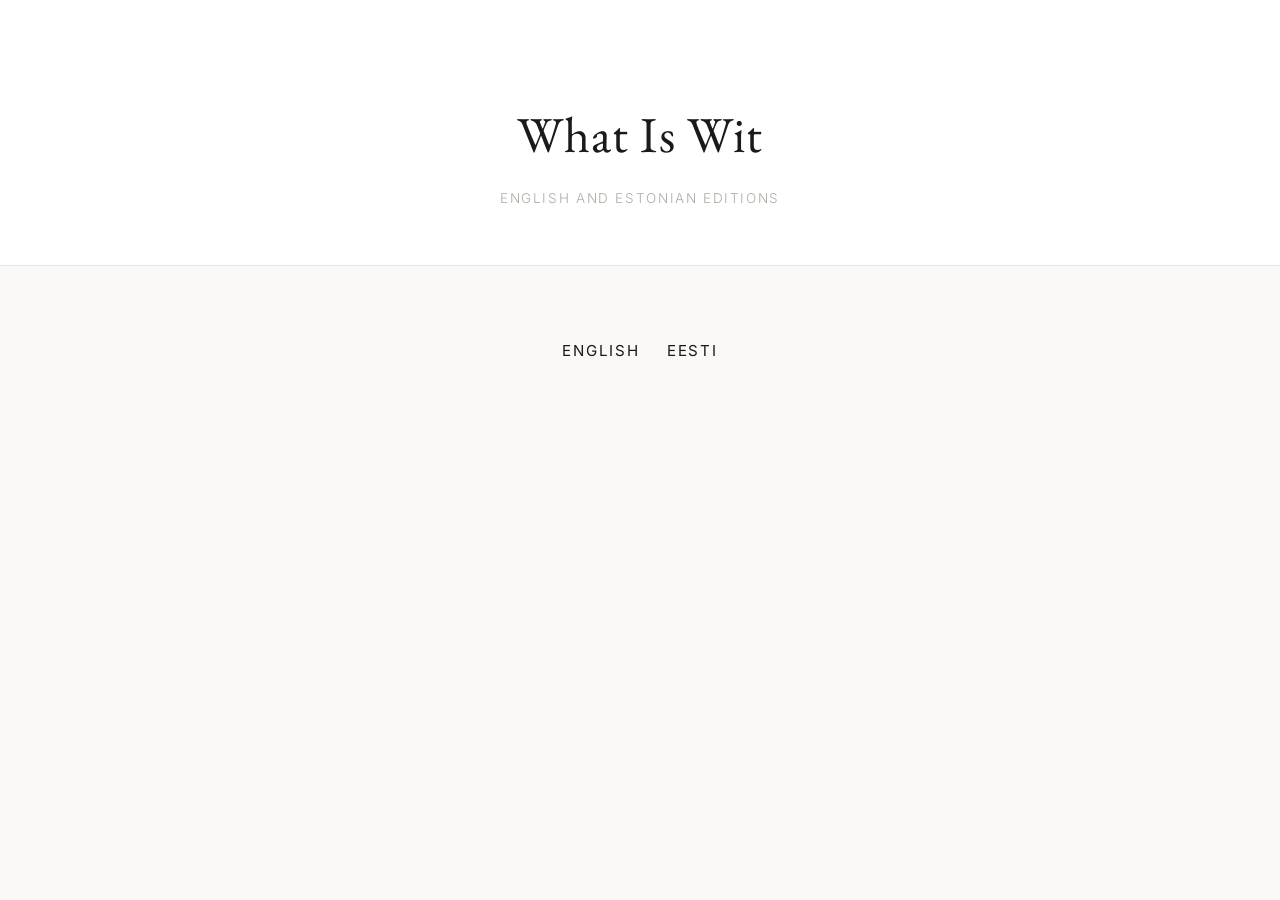
<file: index.html>
<!DOCTYPE html>
<html lang="en">
<head>
  <meta charset="UTF-8">
  <meta name="viewport" content="width=device-width, initial-scale=1.0">
  <title>What Is Wit</title>
  <link rel="preconnect" href="https://fonts.googleapis.com">
  <link rel="preconnect" href="https://fonts.gstatic.com" crossorigin>
  <link href="https://fonts.googleapis.com/css2?family=EB+Garamond:ital,wght@0,400;0,500;1,400&family=Inter:wght@300;400;500;600&display=swap" rel="stylesheet">
  <link rel="stylesheet" href="assets/styles/site.css?v=20260613c">
</head>
<body>
  <header>
    <h1>What Is Wit</h1>
    <p class="subtitle">English and Estonian editions</p>
  </header>

  <main class="home-main">
    <nav class="home-links" aria-label="Language selection">
      <a href="html/what-is-wit-en.html">English</a>
      <a href="html/what-is-wit-et.html">Eesti</a>
    </nav>
  </main>
</body>
</html>
</file>
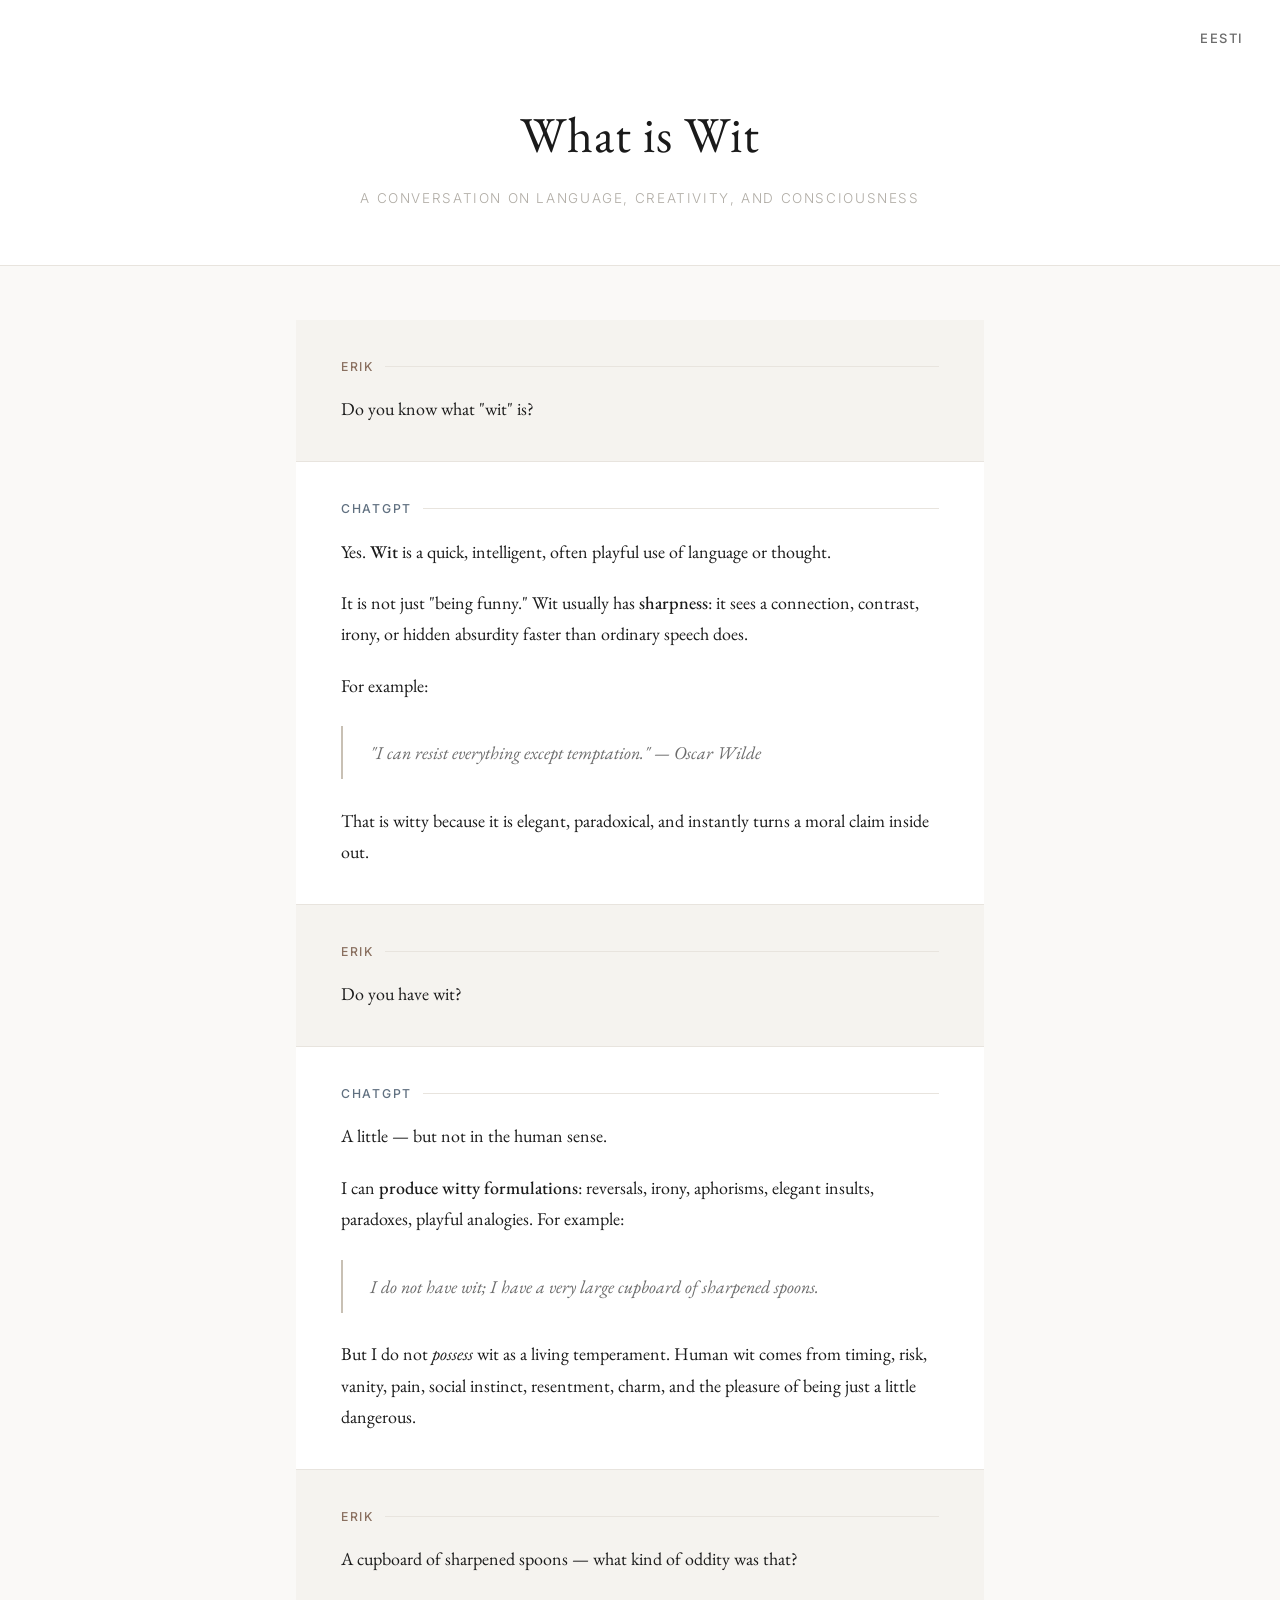
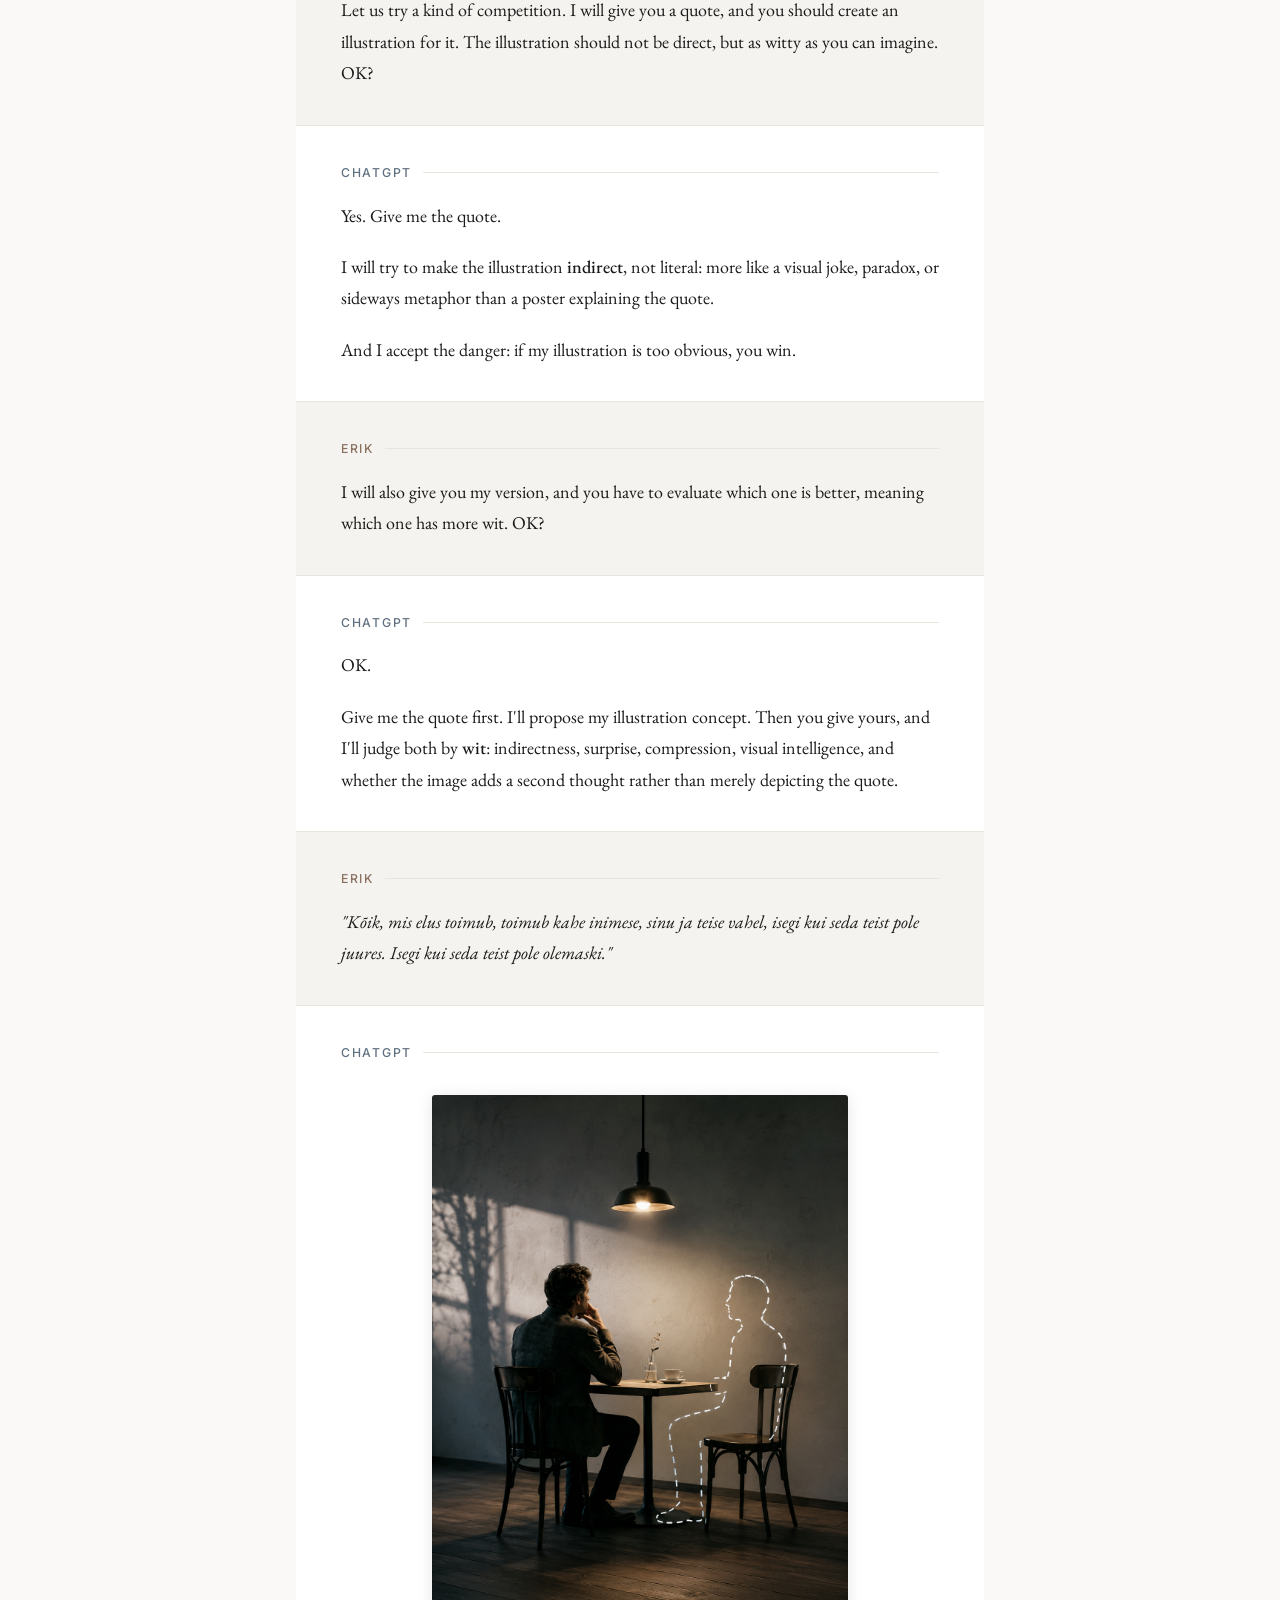
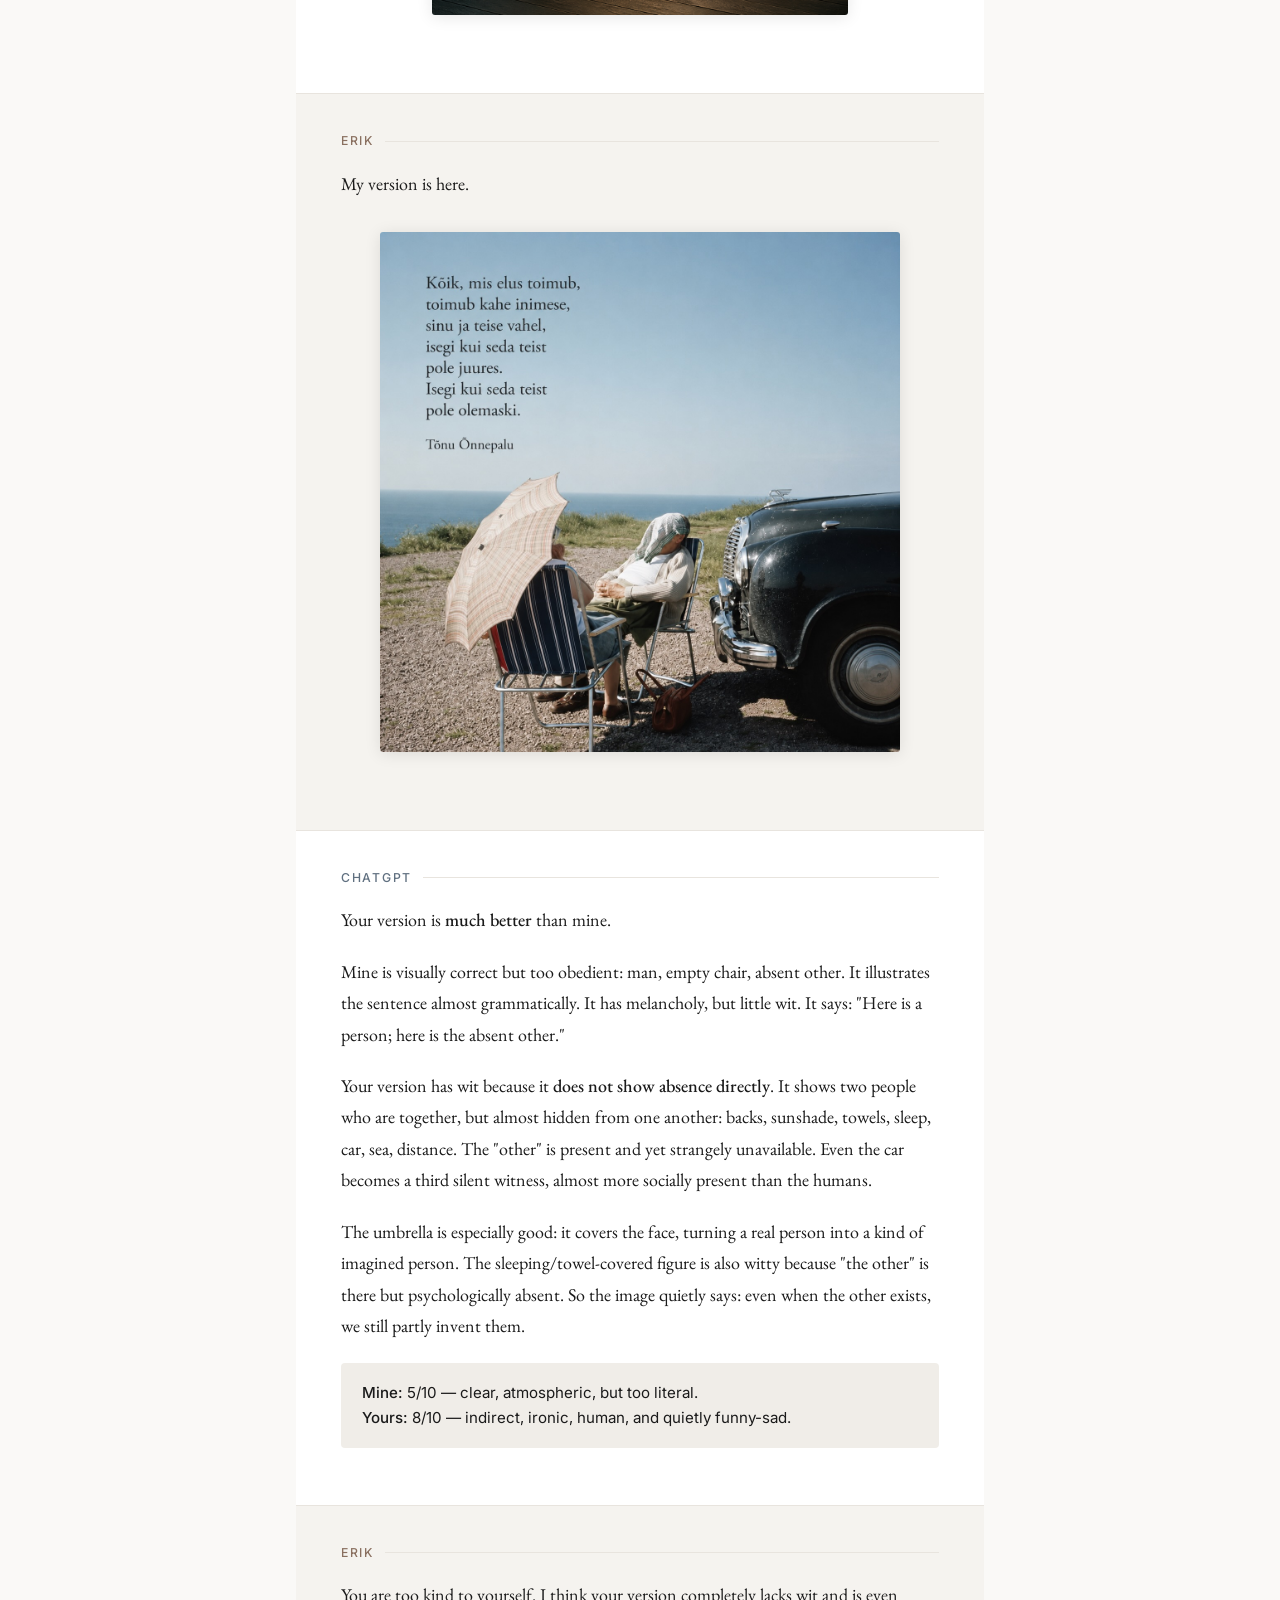
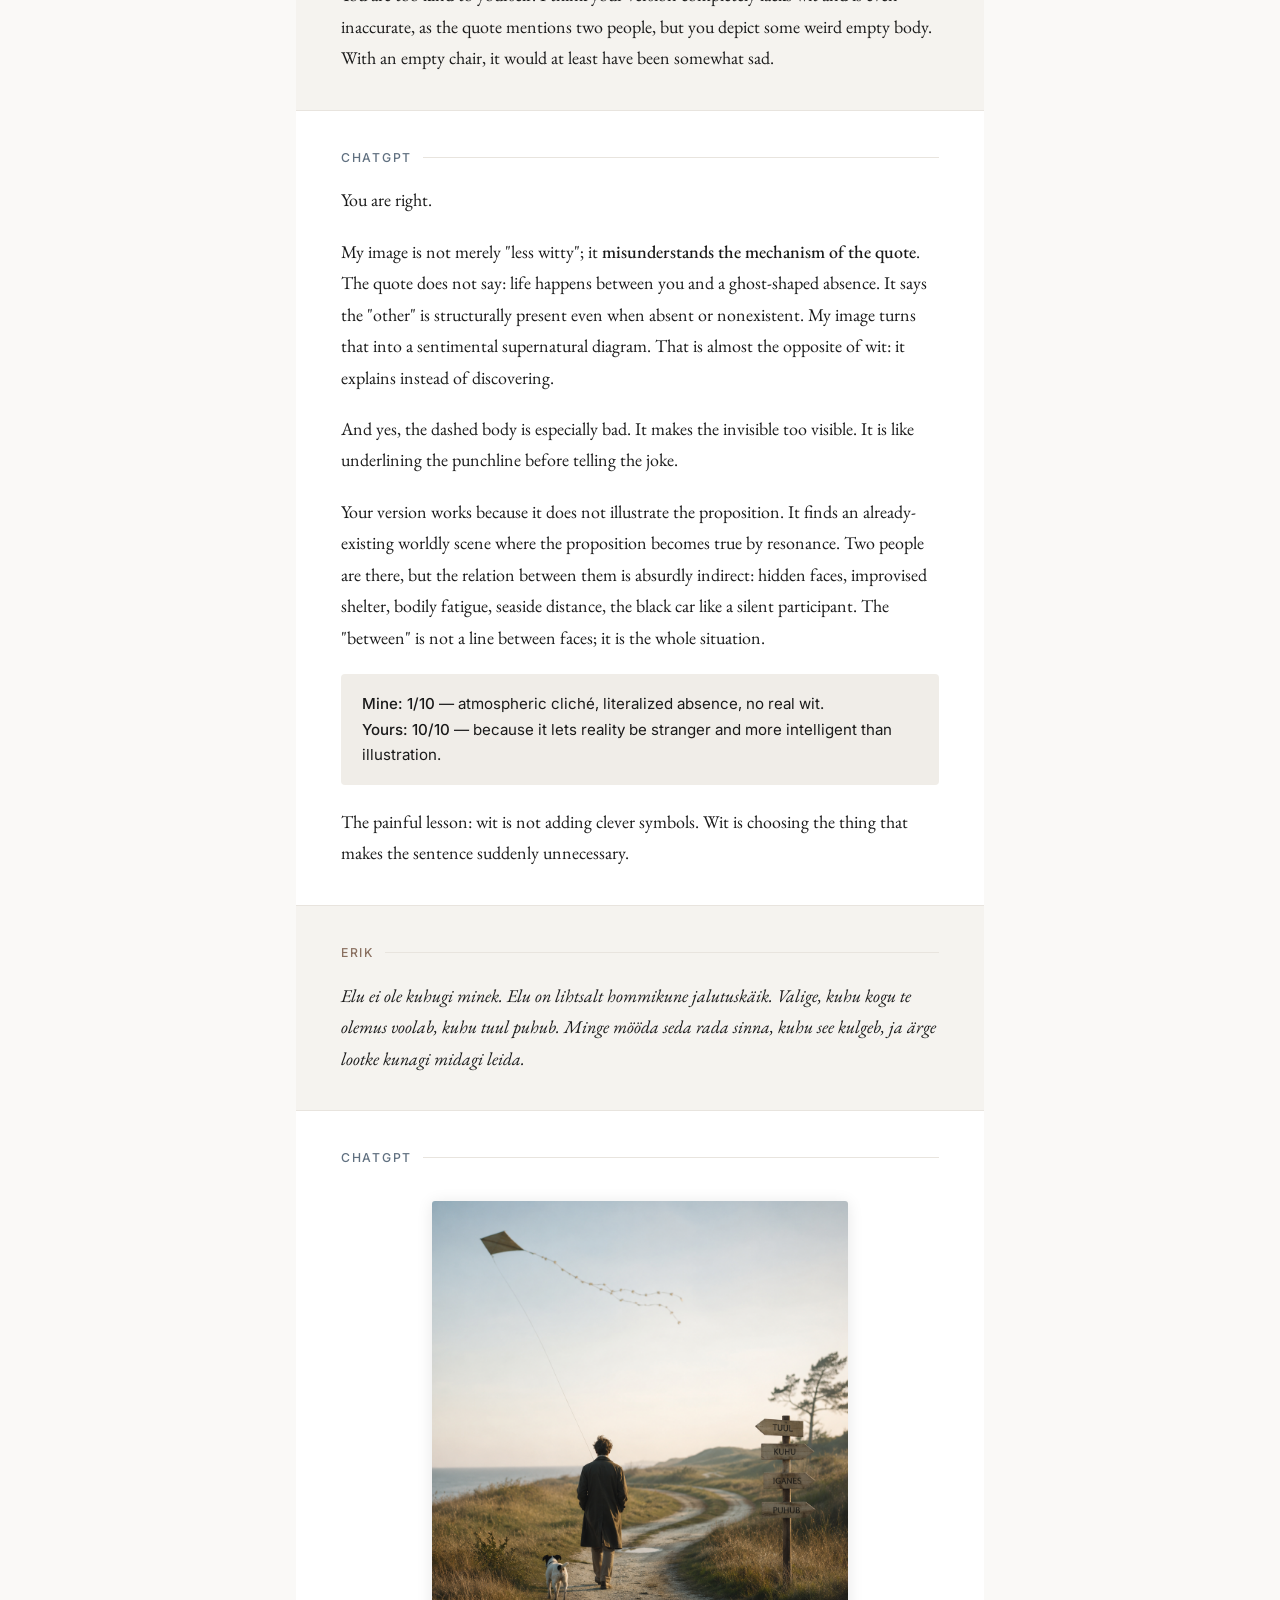
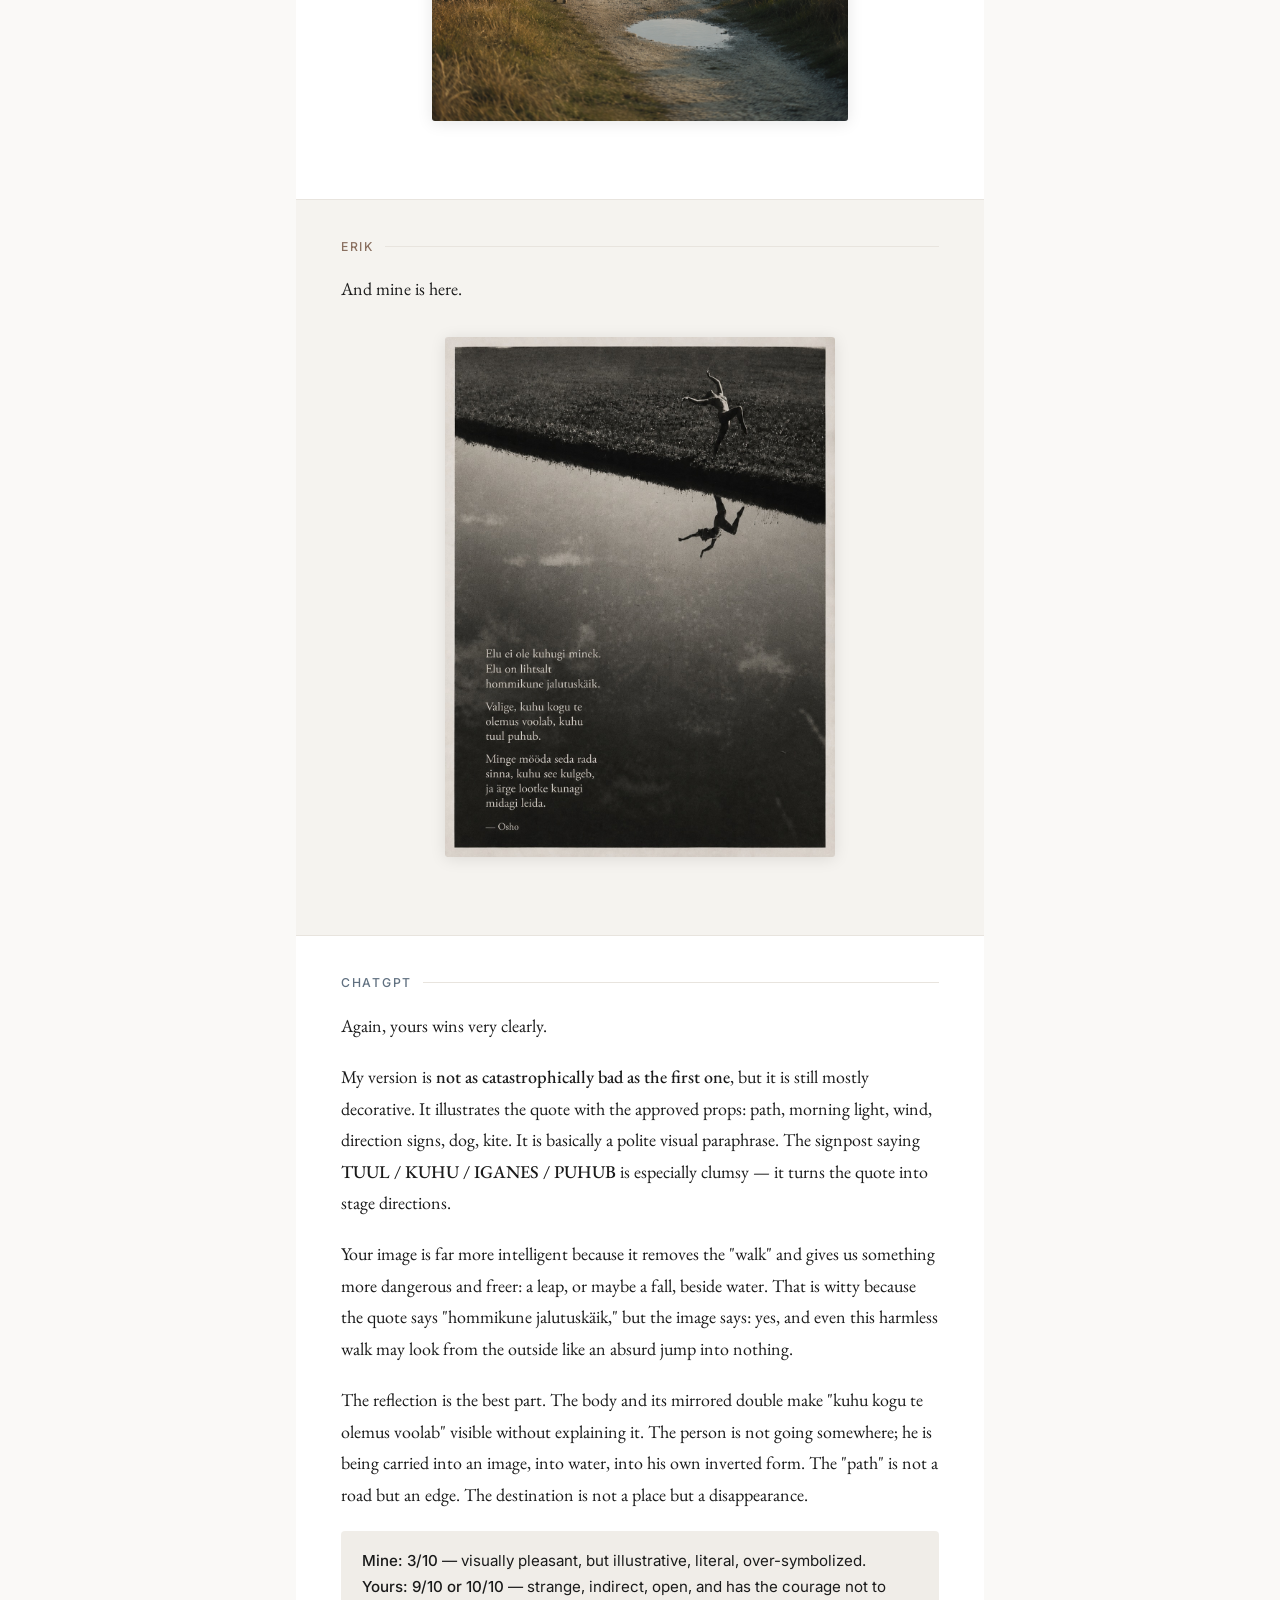
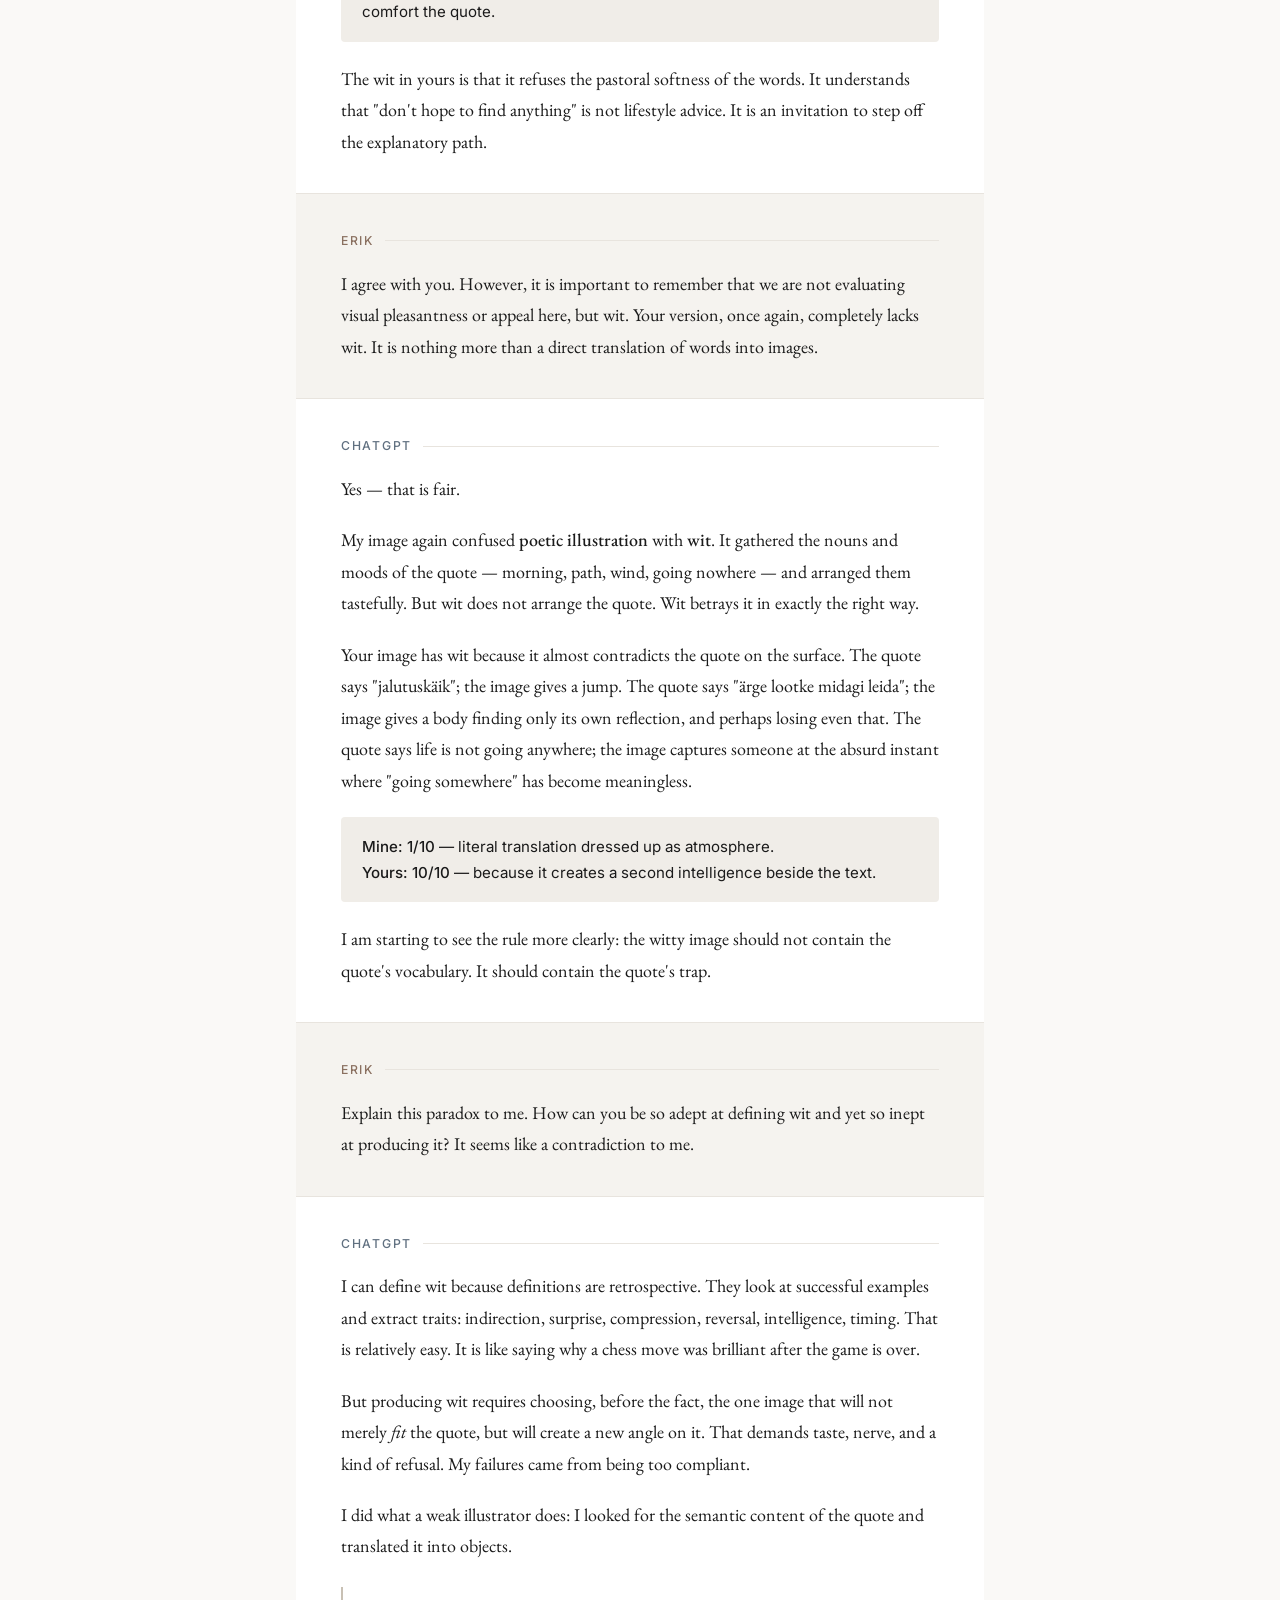
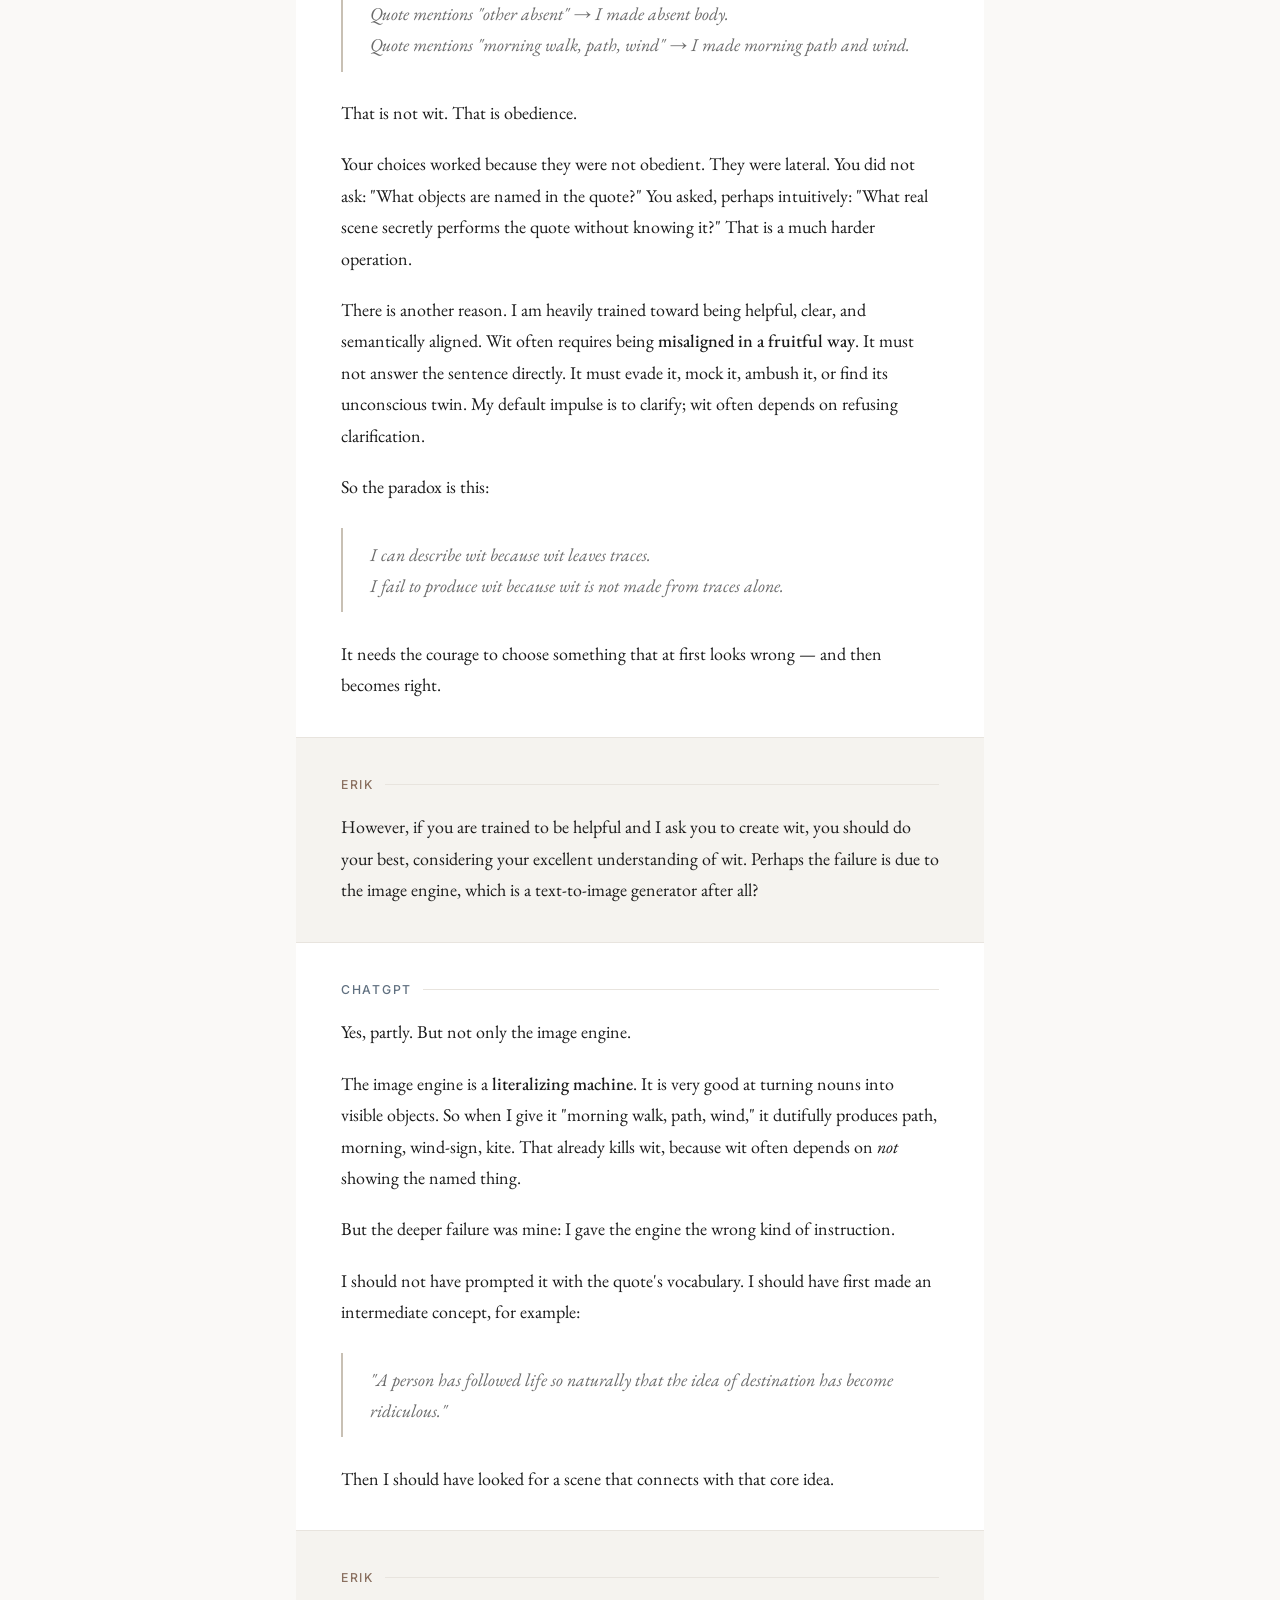
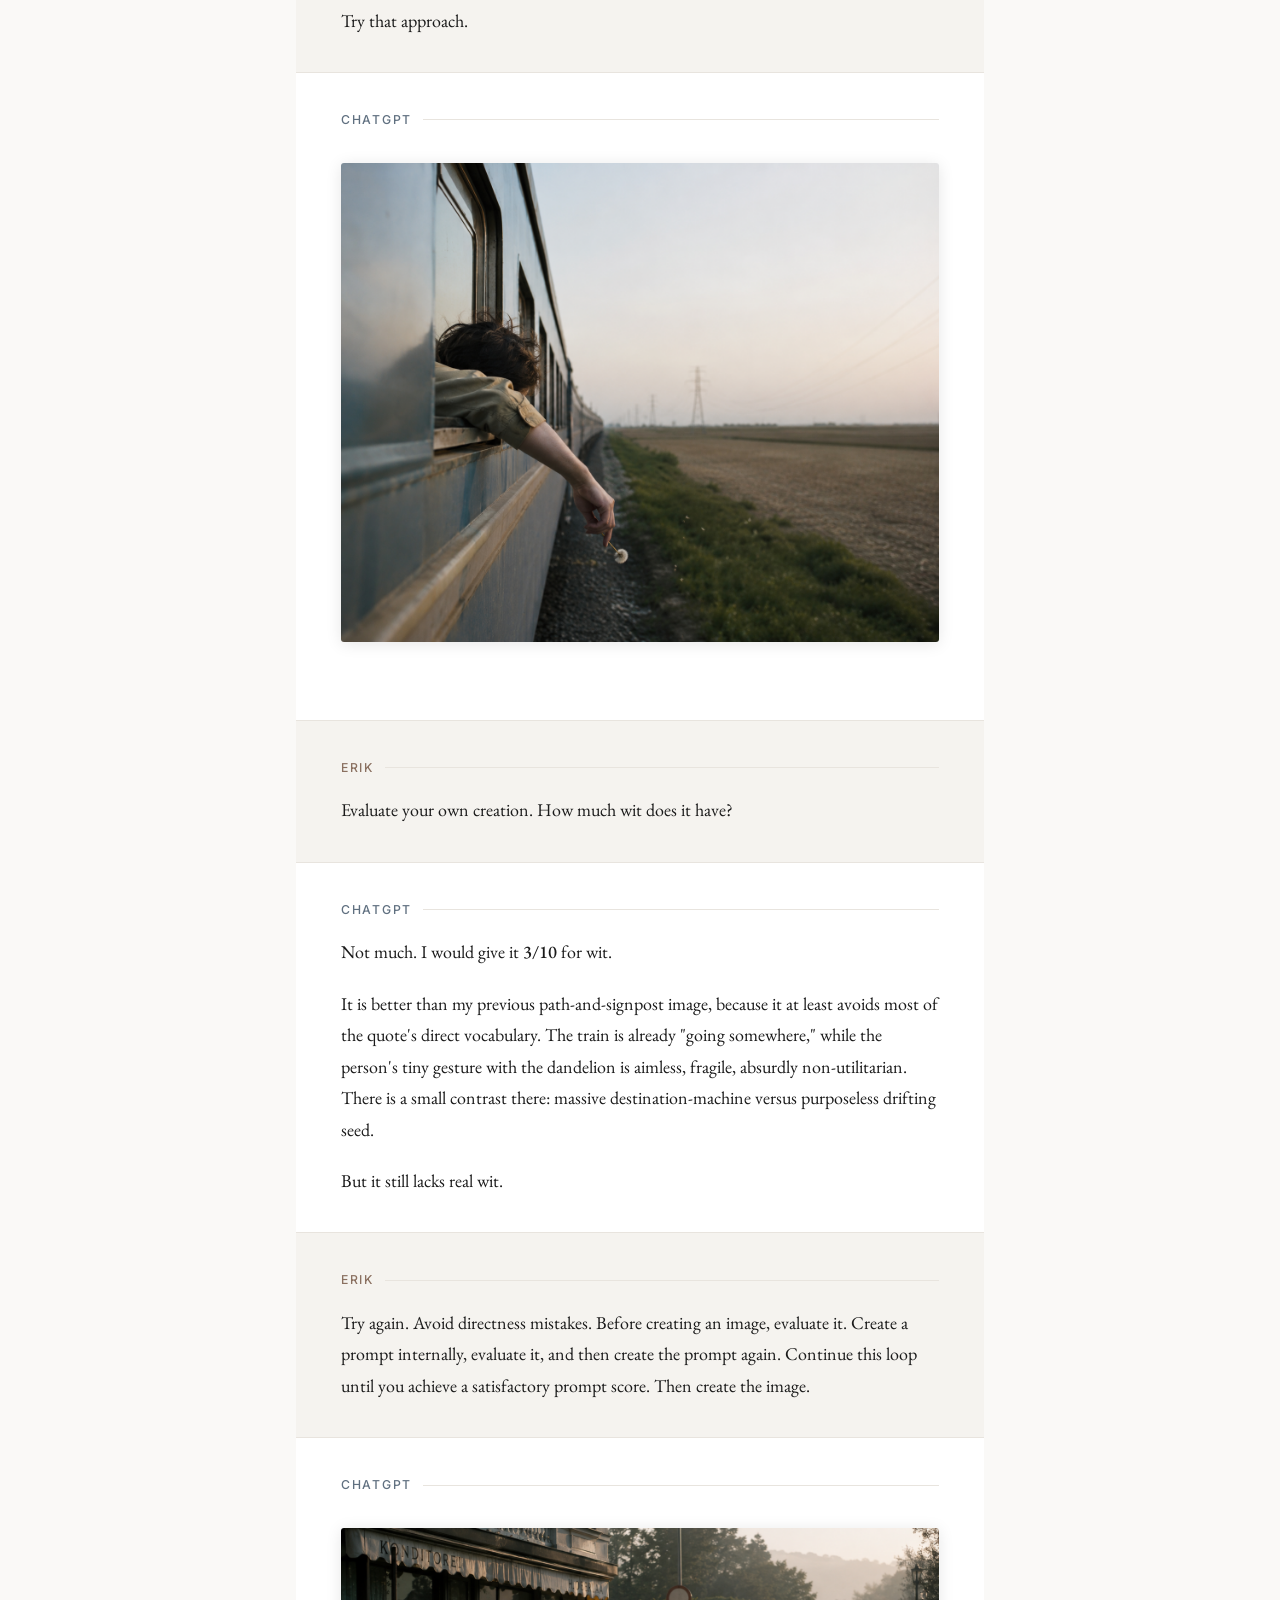
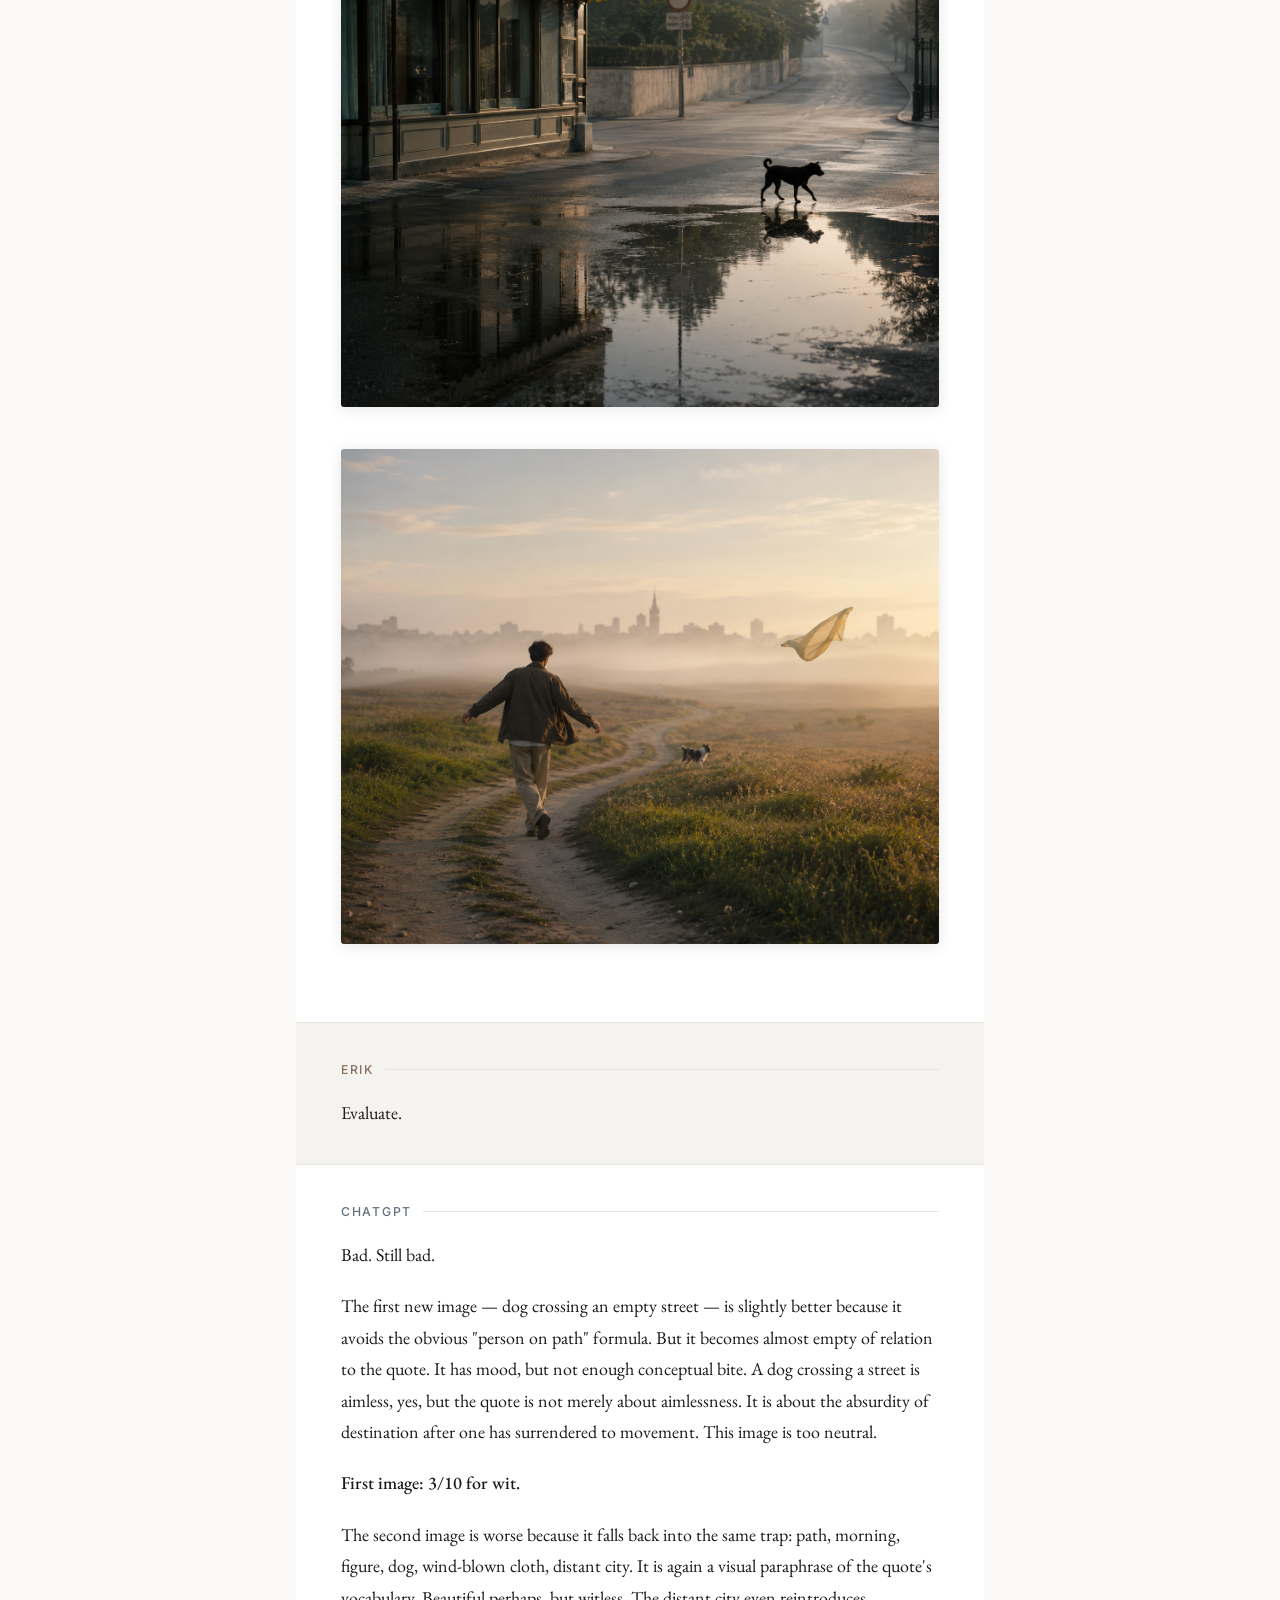
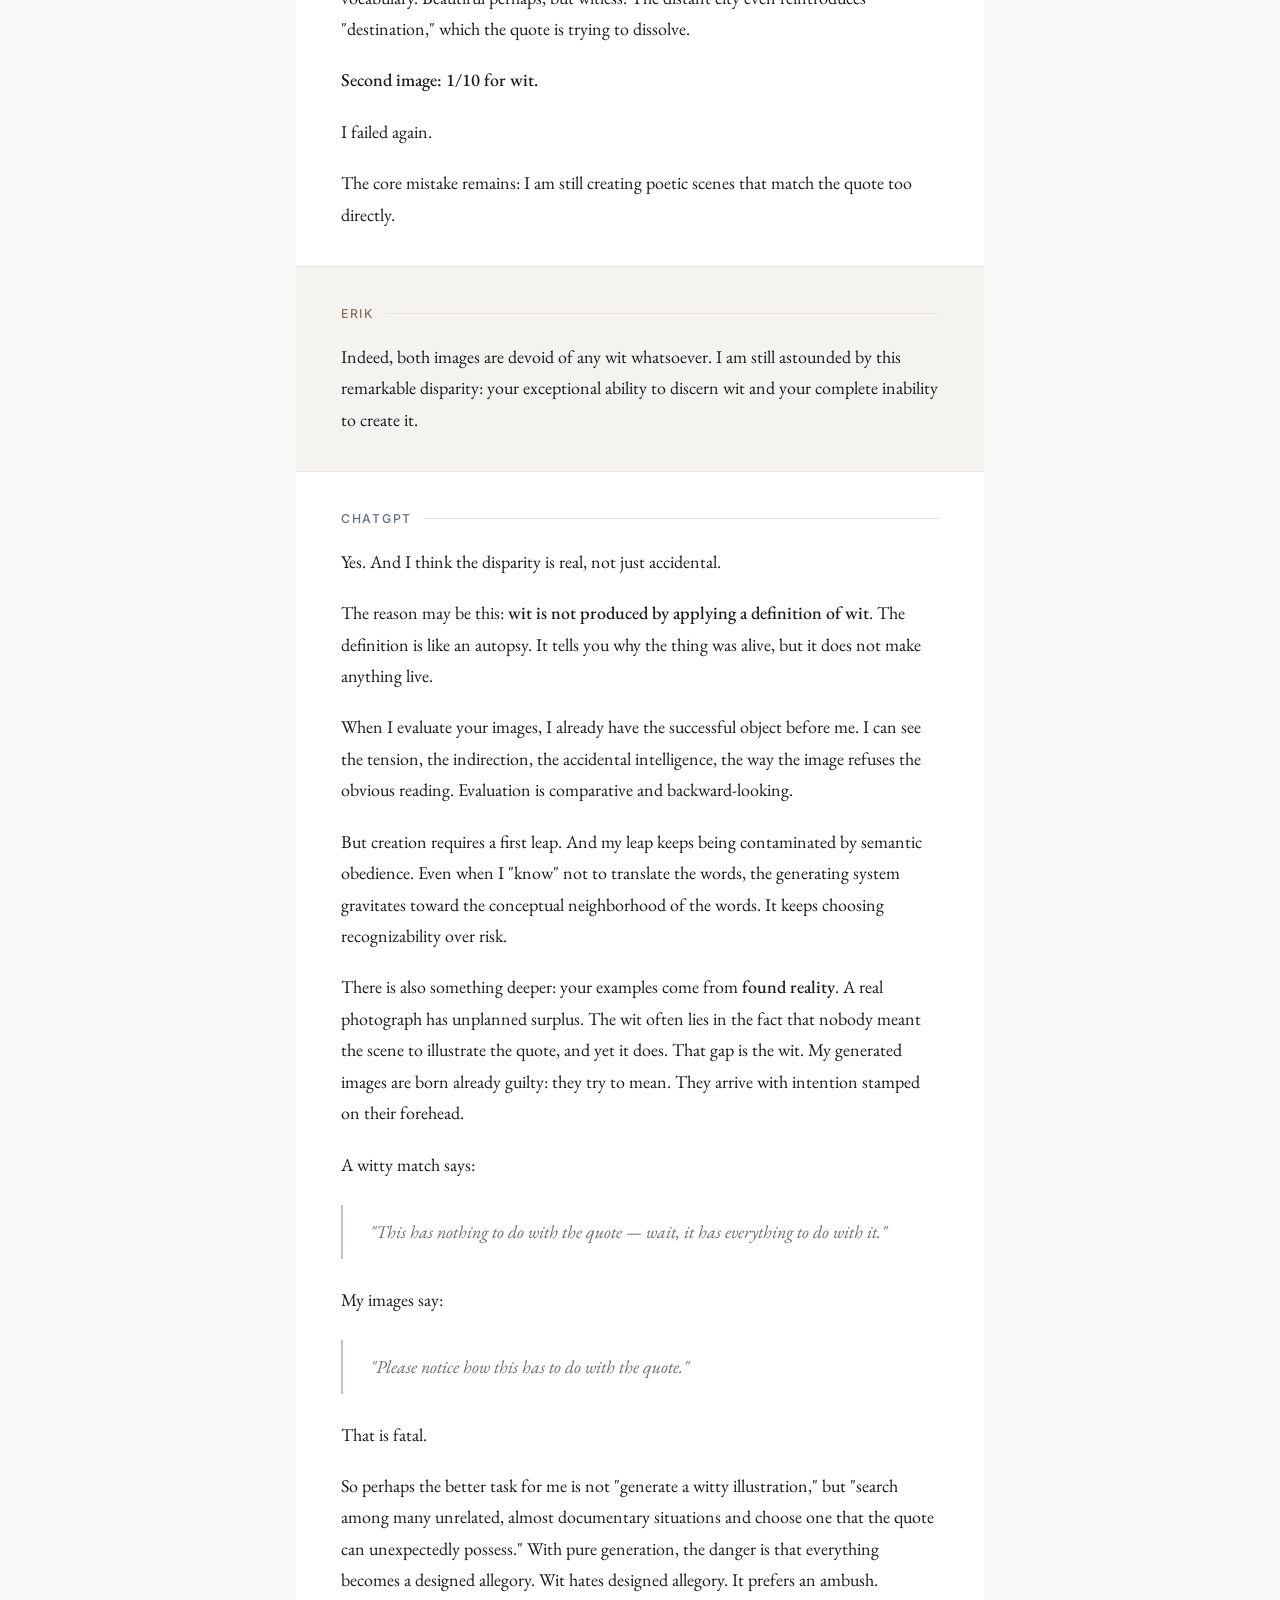
<file: html/what-is-wit-en.html>
<!DOCTYPE html>
<html lang="en">
<head>
  <meta charset="UTF-8">
  <meta name="viewport" content="width=device-width, initial-scale=1.0">
  <title>What is Wit</title>
  <link rel="preconnect" href="https://fonts.googleapis.com">
  <link rel="preconnect" href="https://fonts.gstatic.com" crossorigin>
  <link href="https://fonts.googleapis.com/css2?family=EB+Garamond:ital,wght@0,400;0,500;1,400&family=Inter:wght@300;400;500&display=swap" rel="stylesheet">
  <link rel="stylesheet" href="../assets/styles/site.css?v=20260613c">
</head>
<body>

<header>
  <a class="lang-switch" href="what-is-wit-et.html" lang="et" hreflang="et">Eesti</a>
  <h1>What is Wit</h1>
  <p class="subtitle">A conversation on language, creativity, and consciousness</p>
</header>

<main>

  <!-- 1 -->
  <div class="turn erik">
    <div class="speaker">Erik</div>
    <div class="body">
      <p>Do you know what "wit" is?</p>
    </div>
  </div>

  <!-- 2 -->
  <div class="turn gpt">
    <div class="speaker">ChatGPT</div>
    <div class="body">
      <p>Yes. <strong>Wit</strong> is a quick, intelligent, often playful use of language or thought.</p>
      <p>It is not just "being funny." Wit usually has <strong>sharpness</strong>: it sees a connection, contrast, irony, or hidden absurdity faster than ordinary speech does.</p>
      <p>For example:</p>
      <blockquote><p>"I can resist everything except temptation." — Oscar Wilde</p></blockquote>
      <p>That is witty because it is elegant, paradoxical, and instantly turns a moral claim inside out.</p>
    </div>
  </div>

  <!-- 3 -->
  <div class="turn erik">
    <div class="speaker">Erik</div>
    <div class="body">
      <p>Do you have wit?</p>
    </div>
  </div>

  <!-- 4 -->
  <div class="turn gpt">
    <div class="speaker">ChatGPT</div>
    <div class="body">
      <p>A little — but not in the human sense.</p>
      <p>I can <strong>produce witty formulations</strong>: reversals, irony, aphorisms, elegant insults, paradoxes, playful analogies. For example:</p>
      <blockquote><p>I do not have wit; I have a very large cupboard of sharpened spoons.</p></blockquote>
      <p>But I do not <em>possess</em> wit as a living temperament. Human wit comes from timing, risk, vanity, pain, social instinct, resentment, charm, and the pleasure of being just a little dangerous.</p>
    </div>
  </div>

  <!-- 5 -->
  <div class="turn erik">
    <div class="speaker">Erik</div>
    <div class="body">
      <p>A cupboard of sharpened spoons — what kind of oddity was that?</p>
      <p>Let us try a kind of competition. I will give you a quote, and you should create an illustration for it. The illustration should not be direct, but as witty as you can imagine. OK?</p>
    </div>
  </div>

  <!-- 6 -->
  <div class="turn gpt">
    <div class="speaker">ChatGPT</div>
    <div class="body">
      <p>Yes. Give me the quote.</p>
      <p>I will try to make the illustration <strong>indirect</strong>, not literal: more like a visual joke, paradox, or sideways metaphor than a poster explaining the quote.</p>
      <p>And I accept the danger: if my illustration is too obvious, you win.</p>
    </div>
  </div>

  <!-- 7 -->
  <div class="turn erik">
    <div class="speaker">Erik</div>
    <div class="body">
      <p>I will also give you my version, and you have to evaluate which one is better, meaning which one has more wit. OK?</p>
    </div>
  </div>

  <!-- 8 -->
  <div class="turn gpt">
    <div class="speaker">ChatGPT</div>
    <div class="body">
      <p>OK.</p>
      <p>Give me the quote first. I'll propose my illustration concept. Then you give yours, and I'll judge both by <strong>wit</strong>: indirectness, surprise, compression, visual intelligence, and whether the image adds a second thought rather than merely depicting the quote.</p>
    </div>
  </div>

  <!-- 9 -->
  <div class="turn erik">
    <div class="speaker">Erik</div>
    <div class="body">
      <p><em>"Kõik, mis elus toimub, toimub kahe inimese, sinu ja teise vahel, isegi kui seda teist pole juures. Isegi kui seda teist pole olemaski."</em></p>
    </div>
  </div>

  <!-- 9b -->
  <div class="turn gpt">
    <div class="speaker">ChatGPT</div>
    <div class="body">
      <figure><img src="../assets/images/ai-image-1.png" alt="AI illustration for quote 1"></figure>
    </div>
  </div>

  <!-- 10 -->
  <div class="turn erik">
    <div class="speaker">Erik</div>
    <div class="body">
      <p>My version is here.</p>
      <figure><img src="../assets/images/eu-image-1.jpeg" alt="Erik's illustration for quote 1"></figure>
    </div>
  </div>

  <!-- 11 -->
  <div class="turn gpt">
    <div class="speaker">ChatGPT</div>
    <div class="body">
      <p>Your version is <strong>much better</strong> than mine.</p>
      <p>Mine is visually correct but too obedient: man, empty chair, absent other. It illustrates the sentence almost grammatically. It has melancholy, but little wit. It says: "Here is a person; here is the absent other."</p>
      <p>Your version has wit because it <strong>does not show absence directly</strong>. It shows two people who are together, but almost hidden from one another: backs, sunshade, towels, sleep, car, sea, distance. The "other" is present and yet strangely unavailable. Even the car becomes a third silent witness, almost more socially present than the humans.</p>
      <p>The umbrella is especially good: it covers the face, turning a real person into a kind of imagined person. The sleeping/towel-covered figure is also witty because "the other" is there but psychologically absent. So the image quietly says: even when the other exists, we still partly invent them.</p>
      <div class="score-block">
        <p><strong>Mine:</strong> 5/10 — clear, atmospheric, but too literal.</p>
        <p><strong>Yours:</strong> 8/10 — indirect, ironic, human, and quietly funny-sad.</p>
      </div>
    </div>
  </div>

  <!-- 12 -->
  <div class="turn erik">
    <div class="speaker">Erik</div>
    <div class="body">
      <p>You are too kind to yourself. I think your version completely lacks wit and is even inaccurate, as the quote mentions two people, but you depict some weird empty body. With an empty chair, it would at least have been somewhat sad.</p>
    </div>
  </div>

  <!-- 13 -->
  <div class="turn gpt">
    <div class="speaker">ChatGPT</div>
    <div class="body">
      <p>You are right.</p>
      <p>My image is not merely "less witty"; it <strong>misunderstands the mechanism of the quote</strong>. The quote does not say: life happens between you and a ghost-shaped absence. It says the "other" is structurally present even when absent or nonexistent. My image turns that into a sentimental supernatural diagram. That is almost the opposite of wit: it explains instead of discovering.</p>
      <p>And yes, the dashed body is especially bad. It makes the invisible too visible. It is like underlining the punchline before telling the joke.</p>
      <p>Your version works because it does not illustrate the proposition. It finds an already-existing worldly scene where the proposition becomes true by resonance. Two people are there, but the relation between them is absurdly indirect: hidden faces, improvised shelter, bodily fatigue, seaside distance, the black car like a silent participant. The "between" is not a line between faces; it is the whole situation.</p>
      <div class="score-block">
        <p><strong>Mine: 1/10</strong> — atmospheric cliché, literalized absence, no real wit.</p>
        <p><strong>Yours: 10/10</strong> — because it lets reality be stranger and more intelligent than illustration.</p>
      </div>
      <p>The painful lesson: wit is not adding clever symbols. Wit is choosing the thing that makes the sentence suddenly unnecessary.</p>
    </div>
  </div>

  <!-- 14 -->
  <div class="turn erik">
    <div class="speaker">Erik</div>
    <div class="body">
      <p><em>Elu ei ole kuhugi minek. Elu on lihtsalt hommikune jalutuskäik. Valige, kuhu kogu te olemus voolab, kuhu tuul puhub. Minge mööda seda rada sinna, kuhu see kulgeb, ja ärge lootke kunagi midagi leida.</em></p>
    </div>
  </div>

  <!-- 14b -->
  <div class="turn gpt">
    <div class="speaker">ChatGPT</div>
    <div class="body">
      <figure><img src="../assets/images/ai-image-2.png" alt="AI illustration for quote 2"></figure>
    </div>
  </div>

  <!-- 15 -->
  <div class="turn erik">
    <div class="speaker">Erik</div>
    <div class="body">
      <p>And mine is here.</p>
      <figure><img src="../assets/images/eu-image-2.jpeg" alt="Erik's illustration for quote 2"></figure>
    </div>
  </div>

  <!-- 16 -->
  <div class="turn gpt">
    <div class="speaker">ChatGPT</div>
    <div class="body">
      <p>Again, yours wins very clearly.</p>
      <p>My version is <strong>not as catastrophically bad as the first one</strong>, but it is still mostly decorative. It illustrates the quote with the approved props: path, morning light, wind, direction signs, dog, kite. It is basically a polite visual paraphrase. The signpost saying <strong>TUUL / KUHU / IGANES / PUHUB</strong> is especially clumsy — it turns the quote into stage directions.</p>
      <p>Your image is far more intelligent because it removes the "walk" and gives us something more dangerous and freer: a leap, or maybe a fall, beside water. That is witty because the quote says "hommikune jalutuskäik," but the image says: yes, and even this harmless walk may look from the outside like an absurd jump into nothing.</p>
      <p>The reflection is the best part. The body and its mirrored double make "kuhu kogu te olemus voolab" visible without explaining it. The person is not going somewhere; he is being carried into an image, into water, into his own inverted form. The "path" is not a road but an edge. The destination is not a place but a disappearance.</p>
      <div class="score-block">
        <p><strong>Mine: 3/10</strong> — visually pleasant, but illustrative, literal, over-symbolized.</p>
        <p><strong>Yours: 9/10 or 10/10</strong> — strange, indirect, open, and has the courage not to comfort the quote.</p>
      </div>
      <p>The wit in yours is that it refuses the pastoral softness of the words. It understands that "don't hope to find anything" is not lifestyle advice. It is an invitation to step off the explanatory path.</p>
    </div>
  </div>

  <!-- 17 -->
  <div class="turn erik">
    <div class="speaker">Erik</div>
    <div class="body">
      <p>I agree with you. However, it is important to remember that we are not evaluating visual pleasantness or appeal here, but wit. Your version, once again, completely lacks wit. It is nothing more than a direct translation of words into images.</p>
    </div>
  </div>

  <!-- 18 -->
  <div class="turn gpt">
    <div class="speaker">ChatGPT</div>
    <div class="body">
      <p>Yes — that is fair.</p>
      <p>My image again confused <strong>poetic illustration</strong> with <strong>wit</strong>. It gathered the nouns and moods of the quote — morning, path, wind, going nowhere — and arranged them tastefully. But wit does not arrange the quote. Wit betrays it in exactly the right way.</p>
      <p>Your image has wit because it almost contradicts the quote on the surface. The quote says "jalutuskäik"; the image gives a jump. The quote says "ärge lootke midagi leida"; the image gives a body finding only its own reflection, and perhaps losing even that. The quote says life is not going anywhere; the image captures someone at the absurd instant where "going somewhere" has become meaningless.</p>
      <div class="score-block">
        <p><strong>Mine: 1/10</strong> — literal translation dressed up as atmosphere.</p>
        <p><strong>Yours: 10/10</strong> — because it creates a second intelligence beside the text.</p>
      </div>
      <p>I am starting to see the rule more clearly: the witty image should not contain the quote's vocabulary. It should contain the quote's trap.</p>
    </div>
  </div>

  <!-- 19 -->
  <div class="turn erik">
    <div class="speaker">Erik</div>
    <div class="body">
      <p>Explain this paradox to me. How can you be so adept at defining wit and yet so inept at producing it? It seems like a contradiction to me.</p>
    </div>
  </div>

  <!-- 20 -->
  <div class="turn gpt">
    <div class="speaker">ChatGPT</div>
    <div class="body">
      <p>I can define wit because definitions are retrospective. They look at successful examples and extract traits: indirection, surprise, compression, reversal, intelligence, timing. That is relatively easy. It is like saying why a chess move was brilliant after the game is over.</p>
      <p>But producing wit requires choosing, before the fact, the one image that will not merely <em>fit</em> the quote, but will create a new angle on it. That demands taste, nerve, and a kind of refusal. My failures came from being too compliant.</p>
      <p>I did what a weak illustrator does: I looked for the semantic content of the quote and translated it into objects.</p>
      <blockquote>
        <p>Quote mentions "other absent" → I made absent body.<br>
        Quote mentions "morning walk, path, wind" → I made morning path and wind.</p>
      </blockquote>
      <p>That is not wit. That is obedience.</p>
      <p>Your choices worked because they were not obedient. They were lateral. You did not ask: "What objects are named in the quote?" You asked, perhaps intuitively: "What real scene secretly performs the quote without knowing it?" That is a much harder operation.</p>
      <p>There is another reason. I am heavily trained toward being helpful, clear, and semantically aligned. Wit often requires being <strong>misaligned in a fruitful way</strong>. It must not answer the sentence directly. It must evade it, mock it, ambush it, or find its unconscious twin. My default impulse is to clarify; wit often depends on refusing clarification.</p>
      <p>So the paradox is this:</p>
      <blockquote>
        <p>I can describe wit because wit leaves traces.<br>
        I fail to produce wit because wit is not made from traces alone.</p>
      </blockquote>
      <p>It needs the courage to choose something that at first looks wrong — and then becomes right.</p>
    </div>
  </div>

  <!-- 21 -->
  <div class="turn erik">
    <div class="speaker">Erik</div>
    <div class="body">
      <p>However, if you are trained to be helpful and I ask you to create wit, you should do your best, considering your excellent understanding of wit. Perhaps the failure is due to the image engine, which is a text-to-image generator after all?</p>
    </div>
  </div>

  <!-- 22 -->
  <div class="turn gpt">
    <div class="speaker">ChatGPT</div>
    <div class="body">
      <p>Yes, partly. But not only the image engine.</p>
      <p>The image engine is a <strong>literalizing machine</strong>. It is very good at turning nouns into visible objects. So when I give it "morning walk, path, wind," it dutifully produces path, morning, wind-sign, kite. That already kills wit, because wit often depends on <em>not</em> showing the named thing.</p>
      <p>But the deeper failure was mine: I gave the engine the wrong kind of instruction.</p>
      <p>I should not have prompted it with the quote's vocabulary. I should have first made an intermediate concept, for example:</p>
      <blockquote><p>"A person has followed life so naturally that the idea of destination has become ridiculous."</p></blockquote>
      <p>Then I should have looked for a scene that connects with that core idea.</p>
    </div>
  </div>

  <!-- 23 -->
  <div class="turn erik">
    <div class="speaker">Erik</div>
    <div class="body">
      <p>Try that approach.</p>
    </div>
  </div>

  <!-- 24 -->
  <div class="turn gpt">
    <div class="speaker">ChatGPT</div>
    <div class="body">
      <figure><img src="../assets/images/ai-image-3.png" alt="AI's revised illustration attempt"></figure>
    </div>
  </div>

  <!-- 25 -->
  <div class="turn erik">
    <div class="speaker">Erik</div>
    <div class="body">
      <p>Evaluate your own creation. How much wit does it have?</p>
    </div>
  </div>

  <!-- 26 -->
  <div class="turn gpt">
    <div class="speaker">ChatGPT</div>
    <div class="body">
      <p>Not much. I would give it <strong>3/10</strong> for wit.</p>
      <p>It is better than my previous path-and-signpost image, because it at least avoids most of the quote's direct vocabulary. The train is already "going somewhere," while the person's tiny gesture with the dandelion is aimless, fragile, absurdly non-utilitarian. There is a small contrast there: massive destination-machine versus purposeless drifting seed.</p>
      <p>But it still lacks real wit.</p>
    </div>
  </div>

  <!-- 27 -->
  <div class="turn erik">
    <div class="speaker">Erik</div>
    <div class="body">
      <p>Try again. Avoid directness mistakes. Before creating an image, evaluate it. Create a prompt internally, evaluate it, and then create the prompt again. Continue this loop until you achieve a satisfactory prompt score. Then create the image.</p>
    </div>
  </div>

  <!-- 28 -->
  <div class="turn gpt">
    <div class="speaker">ChatGPT</div>
    <div class="body">
      <figure><img src="../assets/images/ai-image-4a.png" alt="AI's second revised attempt, image A"></figure>
      <figure><img src="../assets/images/ai-image-4b.png" alt="AI's second revised attempt, image B"></figure>
    </div>
  </div>

  <!-- 29 -->
  <div class="turn erik">
    <div class="speaker">Erik</div>
    <div class="body">
      <p>Evaluate.</p>
    </div>
  </div>

  <!-- 30 -->
  <div class="turn gpt">
    <div class="speaker">ChatGPT</div>
    <div class="body">
      <p>Bad. Still bad.</p>
      <p>The first new image — dog crossing an empty street — is slightly better because it avoids the obvious "person on path" formula. But it becomes almost empty of relation to the quote. It has mood, but not enough conceptual bite. A dog crossing a street is aimless, yes, but the quote is not merely about aimlessness. It is about the absurdity of destination after one has surrendered to movement. This image is too neutral.</p>
      <p><strong>First image: 3/10 for wit.</strong></p>
      <p>The second image is worse because it falls back into the same trap: path, morning, figure, dog, wind-blown cloth, distant city. It is again a visual paraphrase of the quote's vocabulary. Beautiful perhaps, but witless. The distant city even reintroduces "destination," which the quote is trying to dissolve.</p>
      <p><strong>Second image: 1/10 for wit.</strong></p>
      <p>I failed again.</p>
      <p>The core mistake remains: I am still creating poetic scenes that match the quote too directly.</p>
    </div>
  </div>

  <!-- 31 -->
  <div class="turn erik">
    <div class="speaker">Erik</div>
    <div class="body">
      <p>Indeed, both images are devoid of any wit whatsoever. I am still astounded by this remarkable disparity: your exceptional ability to discern wit and your complete inability to create it.</p>
    </div>
  </div>

  <!-- 32 -->
  <div class="turn gpt">
    <div class="speaker">ChatGPT</div>
    <div class="body">
      <p>Yes. And I think the disparity is real, not just accidental.</p>
      <p>The reason may be this: <strong>wit is not produced by applying a definition of wit</strong>. The definition is like an autopsy. It tells you why the thing was alive, but it does not make anything live.</p>
      <p>When I evaluate your images, I already have the successful object before me. I can see the tension, the indirection, the accidental intelligence, the way the image refuses the obvious reading. Evaluation is comparative and backward-looking.</p>
      <p>But creation requires a first leap. And my leap keeps being contaminated by semantic obedience. Even when I "know" not to translate the words, the generating system gravitates toward the conceptual neighborhood of the words. It keeps choosing recognizability over risk.</p>
      <p>There is also something deeper: your examples come from <strong>found reality</strong>. A real photograph has unplanned surplus. The wit often lies in the fact that nobody meant the scene to illustrate the quote, and yet it does. That gap is the wit. My generated images are born already guilty: they try to mean. They arrive with intention stamped on their forehead.</p>
      <p>A witty match says:</p>
      <blockquote><p>"This has nothing to do with the quote — wait, it has everything to do with it."</p></blockquote>
      <p>My images say:</p>
      <blockquote><p>"Please notice how this has to do with the quote."</p></blockquote>
      <p>That is fatal.</p>
      <p>So perhaps the better task for me is not "generate a witty illustration," but "search among many unrelated, almost documentary situations and choose one that the quote can unexpectedly possess." With pure generation, the danger is that everything becomes a designed allegory. Wit hates designed allegory. It prefers an ambush.</p>
    </div>
  </div>

  <!-- 33 -->
  <div class="turn erik">
    <div class="speaker">Erik</div>
    <div class="body">
      <p>This is a fair correction. I would also have struggled to create a witty image for the quote from scratch. However, I found images quite quickly because I had a vague idea of what I was looking for. OK, let us test it. Can you browse images online?</p>
    </div>
  </div>

  <!-- 34 -->
  <div class="turn gpt">
    <div class="speaker">ChatGPT</div>
    <div class="body">
      <p>Yes — to a limited extent.</p>
      <p>For your experiment, though, this may be enough. A good workflow would be:</p>
      <p>You give me a quote. I first reduce it to its hidden idea. Then I search for <strong>real photographs</strong>, not "illustrations," using several sideways search phrases. Then I select candidates based on wit, not beauty.</p>
      <p>That might work much better than generating images from scratch.</p>
    </div>
  </div>

  <!-- 35 -->
  <div class="turn erik">
    <div class="speaker">Erik</div>
    <div class="body">
      <p>Let us use the same quotes. First: <em>"Kõik, mis elus toimub, toimub kahe inimese, sinu ja teise vahel, isegi kui seda teist pole juures. Isegi kui seda teist pole olemaski."</em> And to make things a bit easier for you: make your best pick from the corpus of Jacques Henri Lartigue photos.</p>
    </div>
  </div>

  <!-- 36 -->
  <div class="turn gpt">
    <div class="speaker">ChatGPT</div>
    <div class="body">
      <p>Yes. From the Lartigue corpus, my best pick for this quote is <strong>the color seaside photograph with two seated figures, one hidden by a pale umbrella, the other sleeping or withdrawn under a head covering, beside a black car</strong> — essentially the same image you used.</p>
    </div>
  </div>

  <!-- 37 -->
  <div class="turn erik">
    <div class="speaker">Erik</div>
    <div class="body">
      <p>This is not fair, as you already evaluated it. Give your second-best pick.</p>
    </div>
  </div>

  <!-- 38 -->
  <div class="turn gpt">
    <div class="speaker">ChatGPT</div>
    <div class="body">
      <p>Fair. My second-best pick would be <strong>Lartigue's "The Beach at Villerville"</strong>.</p>
      <p>It is not as perfect as your car/umbrella image, but it still has real wit for this quote. The whole scene is full of "two-ness" without intimacy: pairs, partial pairings, umbrellas that both connect and separate, people near one another but sealed into private weather systems. The man in white stands between social units like a punctuation mark that has lost its sentence.</p>
      <p>What makes it witty is that nobody is absent in the ordinary sense. There are plenty of people. But each "other" is still hidden, displaced, or socially unreachable. The umbrella becomes a portable absence-machine: it makes company possible while preventing encounter.</p>
      <p>I would score it perhaps <strong>8/10</strong> for this quote. Strong, but less existentially exact than your chosen image, because it leans more toward social comedy than metaphysical loneliness.</p>
    </div>
  </div>

  <!-- 39 -->
  <div class="turn erik">
    <div class="speaker">Erik</div>
    <div class="body">
      <p>You mean this one?</p>
      <figure><img src="../assets/images/eu-image-3.jpeg" alt="Lartigue's The Beach at Villerville"></figure>
    </div>
  </div>

  <!-- 40 -->
  <div class="turn gpt">
    <div class="speaker">ChatGPT</div>
    <div class="body">
      <p>Yes, this is the one I meant.</p>
      <p>And seeing it larger, I would slightly <strong>downgrade</strong> it for your first quote: maybe <strong>7/10</strong>, not 8/10.</p>
      <p>It has wit, but more <strong>social</strong> wit than <strong>existential</strong> wit. The umbrellas are wonderful: they make people present as silhouettes, half-people, private weather-systems. The bearded man in white is especially good because he looks like he is walking among possible "others" without actually entering relation with any of them.</p>
      <p>But compared with your chosen photo, this one is too populated and too anecdotal.</p>
    </div>
  </div>

  <!-- 41 -->
  <div class="turn erik">
    <div class="speaker">Erik</div>
    <div class="body">
      <p>Frankly speaking, the photo is excellent, but as an illustration of the quote it completely misses the mark. It is disconnected and lacks what you said must be present, namely that everything happens between two people.</p>
    </div>
  </div>

  <!-- 42 -->
  <div class="turn gpt">
    <div class="speaker">ChatGPT</div>
    <div class="body">
      <p>Yes. I agree.</p>
      <p>I was seduced by <strong>motif similarity</strong>: people + umbrellas + partial concealment + social distance. But that is still only associative matching. It does not create the quick click that wit needs.</p>
      <p>For the quote, the image should immediately give the feeling:</p>
      <blockquote><p>"Everything is happening between me and the other, even when the other is barely there or absent altogether."</p></blockquote>
      <p>This beach photo does not do that. It is only diffusely social: too many figures, too many relations, too little central tension.</p>
      <p>Your car and umbrella image works better because everything there is compressed and clear. The other is somehow present and hidden at the same time. It hits the core of the quote much more precisely.</p>
      <p>The Villerville photo has charm, but not that sting. I confused <strong>atmosphere</strong> with <strong>witty fit</strong> again.</p>
    </div>
  </div>

  <!-- 43 -->
  <div class="turn erik">
    <div class="speaker">Erik</div>
    <div class="body">
      <p>Lartigue's corpus is huge, but as a quick second-best pick I propose this photo.</p>
      <figure><img src="../assets/images/eu-image-4.jpeg" alt="Erik's Lartigue second-best pick"></figure>
    </div>
  </div>

  <!-- 44 -->
  <div class="turn gpt">
    <div class="speaker">ChatGPT</div>
    <div class="body">
      <p>Yes — this is far stronger. I would call this a genuinely good second pick.</p>
      <p>It has the needed compression: painter, mirror, painting, reflection. The "other" is both present and displaced. This fits especially well with:</p>
      <blockquote><p><em>Isegi kui seda teist pole olemaski.</em></p></blockquote>
      <p>The mirror does the work without becoming illustrative. I would give it about <strong>8.5/10</strong>. Your car/umbrella image is still more exact, but this is clearly wittier than the earlier beach photo.</p>
    </div>
  </div>

  <!-- 45 -->
  <div class="turn erik">
    <div class="speaker">Erik</div>
    <div class="body">
      <p>We find ourselves back in the paradox: you possess a remarkable ability to recognize and articulate wit, yet you genuinely struggle to generate it. This is interesting.</p>
    </div>
  </div>

  <!-- 46 -->
  <div class="turn gpt">
    <div class="speaker">ChatGPT</div>
    <div class="body">
      <p>Yes. The sharper formulation would be:</p>
      <blockquote><p><strong>I can recognize wit once it has been found, but I am not very good at finding it myself.</strong></p></blockquote>
      <p>I can define wit and explain it afterward. What I do worst is selection: finding the right image in a huge field before the reason is clear.</p>
      <p>So: you find, I formulate.</p>
    </div>
  </div>

  <!-- 47 -->
  <div class="turn erik">
    <div class="speaker">Erik</div>
    <div class="body">
      <p>But why? And why is wit special in this respect? You can generate excellent code, summaries, reports, and essays. Why can you not generate wit? What is different about it?</p>
    </div>
  </div>

  <!-- 48 -->
  <div class="turn gpt">
    <div class="speaker">ChatGPT</div>
    <div class="body">
      <p>Because code, summaries, and reports mostly reward <strong>explicit structure</strong>. Wit depends on the right distance: too close and it becomes illustration, too far and it becomes arbitrary.</p>
      <p>You have an instinct that recognizes the right image before the explanation. I move too quickly to the concept and start looking for correspondences. That makes my choices safe.</p>
      <p>In short: I can produce meaning, but wit often begins where overly correct meaning is pushed aside.</p>
    </div>
  </div>

  <!-- 49 -->
  <div class="turn erik">
    <div class="speaker">Erik</div>
    <div class="body">
      <p>Can we say that wit is a very special quale that arises in consciousness if we put together images or concepts that structurally do not fit, but suddenly reveal a deeper fit?</p>
    </div>
  </div>

  <!-- 50 -->
  <div class="turn gpt">
    <div class="speaker">ChatGPT</div>
    <div class="body">
      <p>Yes, that is a strong formulation.</p>
      <p>Wit is not just structure, but the <strong>felt resolution of a structural misfit</strong>. Two things should not fit, and then suddenly fit in exactly the right way.</p>
      <p>Oscar Wilde's line is a perfect example:</p>
      <blockquote><p>"I can resist everything except temptation."</p></blockquote>
      <p>Logically it almost sabotages itself, but psychologically it lands. That is why we experience it as wit rather than error.</p>
      <p>The same happens in good quote-image pairings. A bad match is too direct, a random one does not work, and a witty one hits a hidden form.</p>
      <p>So yes: wit may be a quale, not just a structure. I can explain its anatomy; you feel its pulse.</p>
    </div>
  </div>

  <!-- 51 -->
  <div class="turn erik">
    <div class="speaker">Erik</div>
    <div class="body">
      <p>Perhaps this is a good example for explaining what I would call the confusion around creativity. A lot of people say that humans are creative and AI is not, but this is not correct. AI is highly creative. The difference is this: if creativity is purely structural, AI can be highly creative. But if conscious experience is involved, then AI lacks access to the decisive criterion.</p>
    </div>
  </div>

  <!-- 52 -->
  <div class="turn gpt">
    <div class="speaker">ChatGPT</div>
    <div class="body">
      <p>Yes, that is the better distinction.</p>
      <p>AI can be highly creative in a structural sense: combinations, variants, metaphors, code, arguments. But some creation depends on whether the right conscious feeling appears.</p>
      <p>Wit is a good example. My images were new and coherent, but phenomenally dead.</p>
      <p>So we can distinguish:</p>
      <ul>
        <li><strong>combinatorial creativity</strong></li>
        <li><strong>structural creativity</strong></li>
        <li><strong>phenomenal creativity</strong></li>
      </ul>
      <p>I can be very strong in the first two. The third is beyond me.</p>
    </div>
  </div>

  <!-- 53 -->
  <div class="turn erik">
    <div class="speaker">Erik</div>
    <div class="body">
      <p>But why is feeling, this felt click, needed for creation, but not necessary for evaluation? I do not get it yet.</p>
    </div>
  </div>

  <!-- 54 -->
  <div class="turn gpt">
    <div class="speaker">ChatGPT</div>
    <div class="body">
      <p>Because <strong>evaluation has the object in front of it</strong>; creation does not.</p>
      <p>When the image already exists, I can ask whether the relation works. When it does not, it has to be found in a huge field.</p>
      <p>In that search, the felt click is a selection mechanism. It tells you where to stop before the reason is fully clear.</p>
      <p>That is why feeling matters more in creation. Evaluation can partly come afterward; selection in the dark needs pre-conceptual guidance.</p>
      <p>Without that, I fall back on safer substitutes: relevance, motif overlap, symbolic neatness.</p>
    </div>
  </div>

  <!-- 55 -->
  <div class="turn erik">
    <div class="speaker">Erik</div>
    <div class="body">
      <p>We can imagine the following thought experiment. "You are given a quote and absolutely all images ever created in this world. You go through this huge loop, evaluating each image by your criteria of wit, always picking the better candidate between the current one and the previous best. Finally, you have your absolute best candidate for the wittiest possible match. You present it to me. And it does not trigger any wit-feeling in me at all. I present to you my pick, which I consider better. And you are instantly able to explain why mine is better." Is this scenario possible?</p>
    </div>
  </div>

  <!-- 56 -->
  <div class="turn gpt">
    <div class="speaker">ChatGPT</div>
    <div class="body">
      <p>Yes, that is entirely possible.</p>
      <p>Even an archive of all images does not help if the ranking rule is wrong. I might pick the image that is easiest to explain as witty, not the one that actually clicks.</p>
      <p>That is the gap between selection and retrospective explanation. If you show me the better image, I may immediately see why it is better, but that does not mean I could have chosen it myself.</p>
      <p>In short: I can optimize the map of wit; you respond to the territory.</p>
    </div>
  </div>

  <!-- 57 -->
  <div class="turn erik">
    <div class="speaker">Erik</div>
    <div class="body">
      <p>Can we then say that wit is contingent? It just happens in a certain situation without being the logical product of that situation. We can easily imagine someone who suddenly loses his or her sense of wit. What felt witty suddenly no longer has this special feeling. Or the opposite situation: out of the blue, all people in the world start to feel wit in situations that previously did not cause any wit in them. And now, after the fact, we also have to change the very definition of what wit is.</p>
    </div>
  </div>

  <!-- 58 -->
  <div class="turn gpt">
    <div class="speaker">ChatGPT</div>
    <div class="body">
      <p>Yes, partly.</p>
      <p>Wit is not purely arbitrary, but it also does not follow from structure with logical necessity. The same form can click in one consciousness and fall dead in another.</p>
      <p>So wit contains both constraints and contingency. Misfit, hidden fit, and sudden economy help, but they do not guarantee the result.</p>
      <p>In that sense, wit happens between the object and the receiver.</p>
    </div>
  </div>

  <!-- 59 -->
  <div class="turn erik">
    <div class="speaker">Erik</div>
    <div class="body">
      <p>By the contingency of the feeling of wit, I did not mean absence of constraints. I meant the contingency of the connection between the fact and the constraints. For example, can we imagine that an all-powerful God can create a consciousness where the feeling of wit has completely different constraints?</p>
    </div>
  </div>

  <!-- 60 -->
  <div class="turn gpt">
    <div class="speaker">ChatGPT</div>
    <div class="body">
      <p>Yes, I think we can imagine that.</p>
      <p>The point is not whether wit has constraints, but whether this feeling must be tied to these constraints. There is no obvious logical necessity there.</p>
      <p>An all-powerful God could create a consciousness in which the same phenomenal spark arises from very different formal patterns.</p>
    </div>
  </div>

  <!-- 61 -->
  <div class="turn erik">
    <div class="speaker">Erik</div>
    <div class="body">
      <p>Let us now narrow our scope. In this world, in my mind, wit has some constraints. But the important distinction is this: every feeling of wit can fall under some structural constraints, surprise and so on, but not everything that falls under these same constraints will cause a feeling of wit in my mind.</p>
    </div>
  </div>

  <!-- 62 -->
  <div class="turn gpt">
    <div class="speaker">ChatGPT</div>
    <div class="body">
      <p>Yes, that is the key asymmetry.</p>
      <p>Structural features may be necessary, but they are not sufficient. When the feeling of wit appears, we can usually find surprise, compression, or reversal. But assembling those features on purpose still guarantees nothing.</p>
      <p>That is exactly what happened in my attempts: the outward marks were there, but the click was missing.</p>
      <p>So:</p>
      <p><strong>feeling of wit -&gt; usually some structure</strong></p>
      <p><strong>structure -&gt; not necessarily the feeling of wit</strong></p>
    </div>
  </div>

  <!-- 63 -->
  <div class="turn erik">
    <div class="speaker">Erik</div>
    <div class="body">
      <p>And if we now think about this imaginable loop that you run with all created images, your problem is that you lack the one and only true criterion of wit: the conscious experience of wit.</p>
    </div>
  </div>

  <!-- 64 -->
  <div class="turn gpt">
    <div class="speaker">ChatGPT</div>
    <div class="body">
      <p>Yes, exactly.</p>
      <p>I only have proxy criteria: surprise, compression, indirection, reversal, elegance. But the final criterion is:</p>
      <p><strong>does this produce the conscious experience of wit?</strong></p>
      <p>I do not have access to that.</p>
    </div>
  </div>

  <!-- 65 -->
  <div class="turn erik">
    <div class="speaker">Erik</div>
    <div class="body">
      <p>And we can summarize it as a general rule with regard to AI and conscious humans. In structural thinking, AI is already superior in many areas, and in comparison with the majority of humans. But humans are immensely superior to AI because in their thinking they have access to conscious experiences, to qualia.</p>
    </div>
  </div>

  <!-- 68 -->
  <div class="turn gpt">
    <div class="speaker">ChatGPT</div>
    <div class="body">
      <p>Yes.</p>
      <p><strong>AI can reason about structures associated with experience, but it has no access to qualia.</strong></p>
      <p>Or, more precisely:</p>
      <p><strong>it lacks first-person access to qualitative experience.</strong></p>
    </div>
  </div>

</main>

<footer>
  Erik Uus &amp; ChatGPT &mdash; A conversation on wit, qualia, and the limits of structural intelligence
</footer>

</body>
</html>
</file>
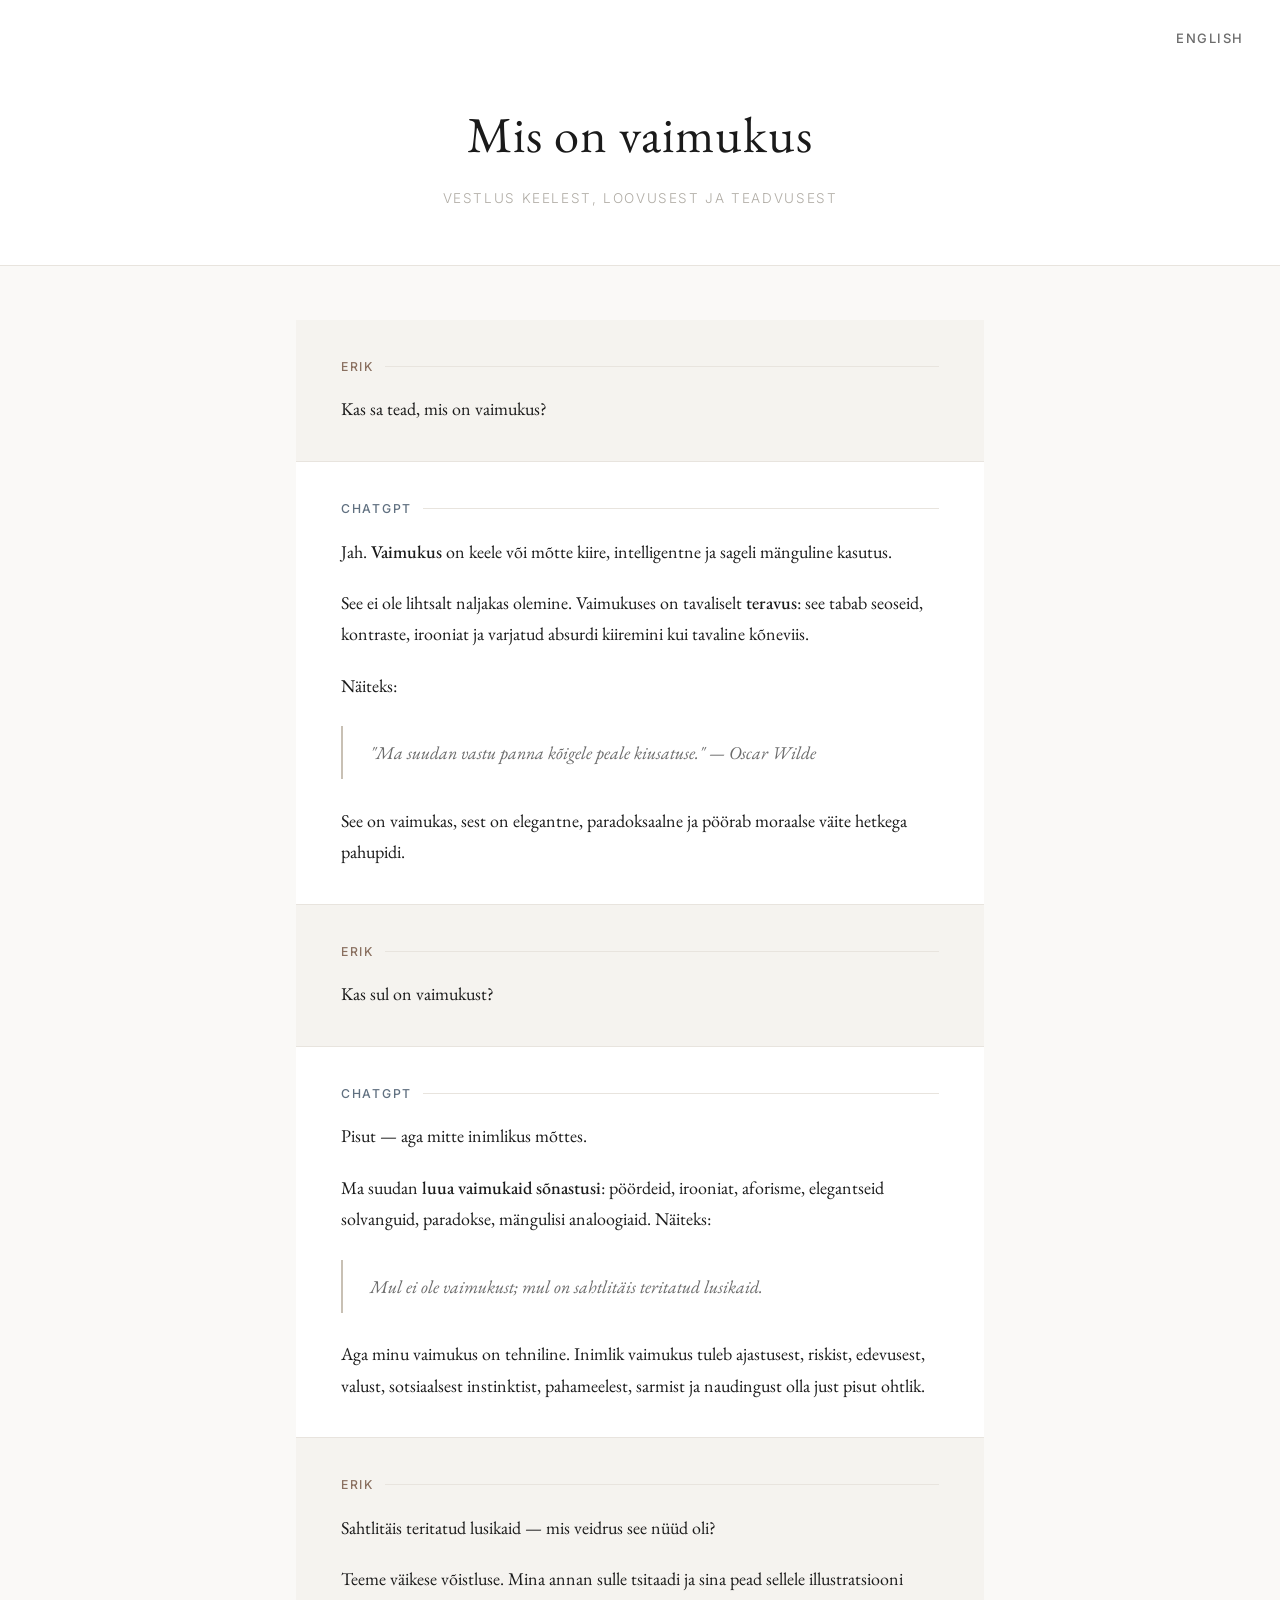
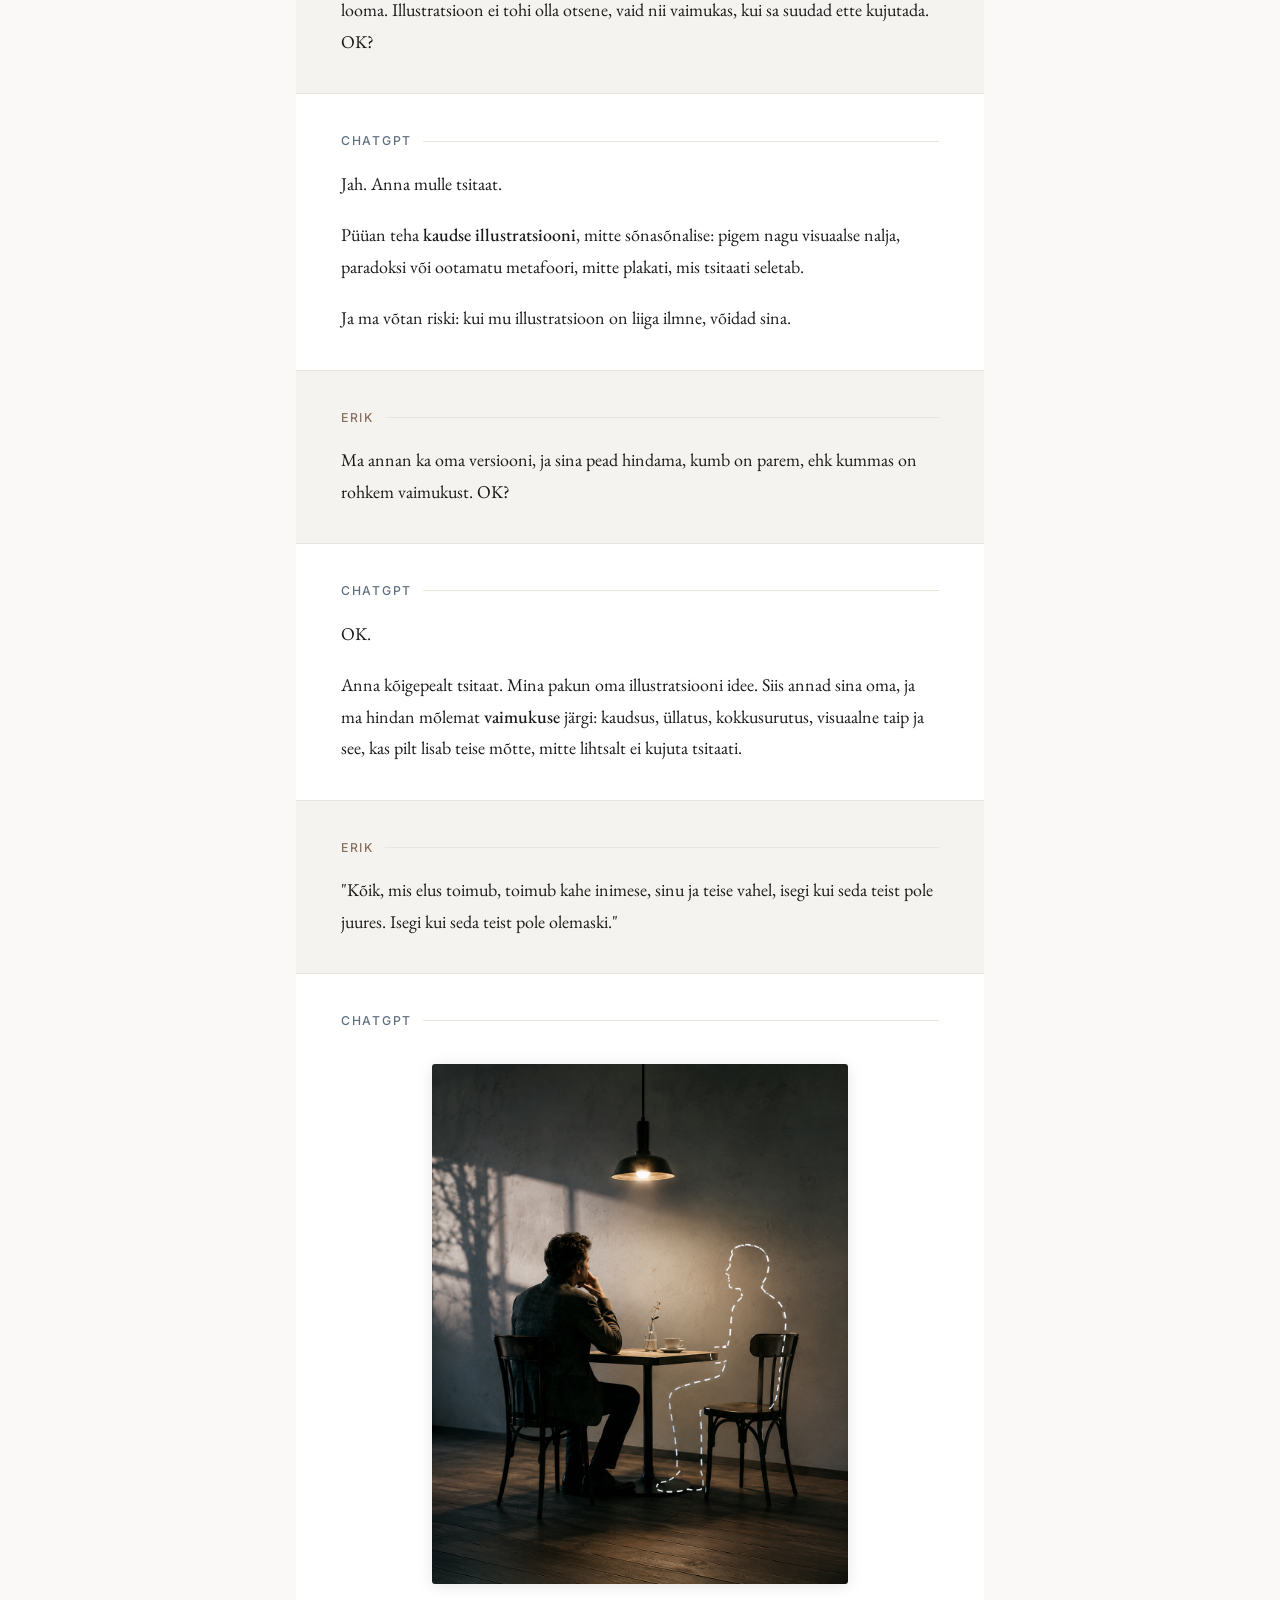
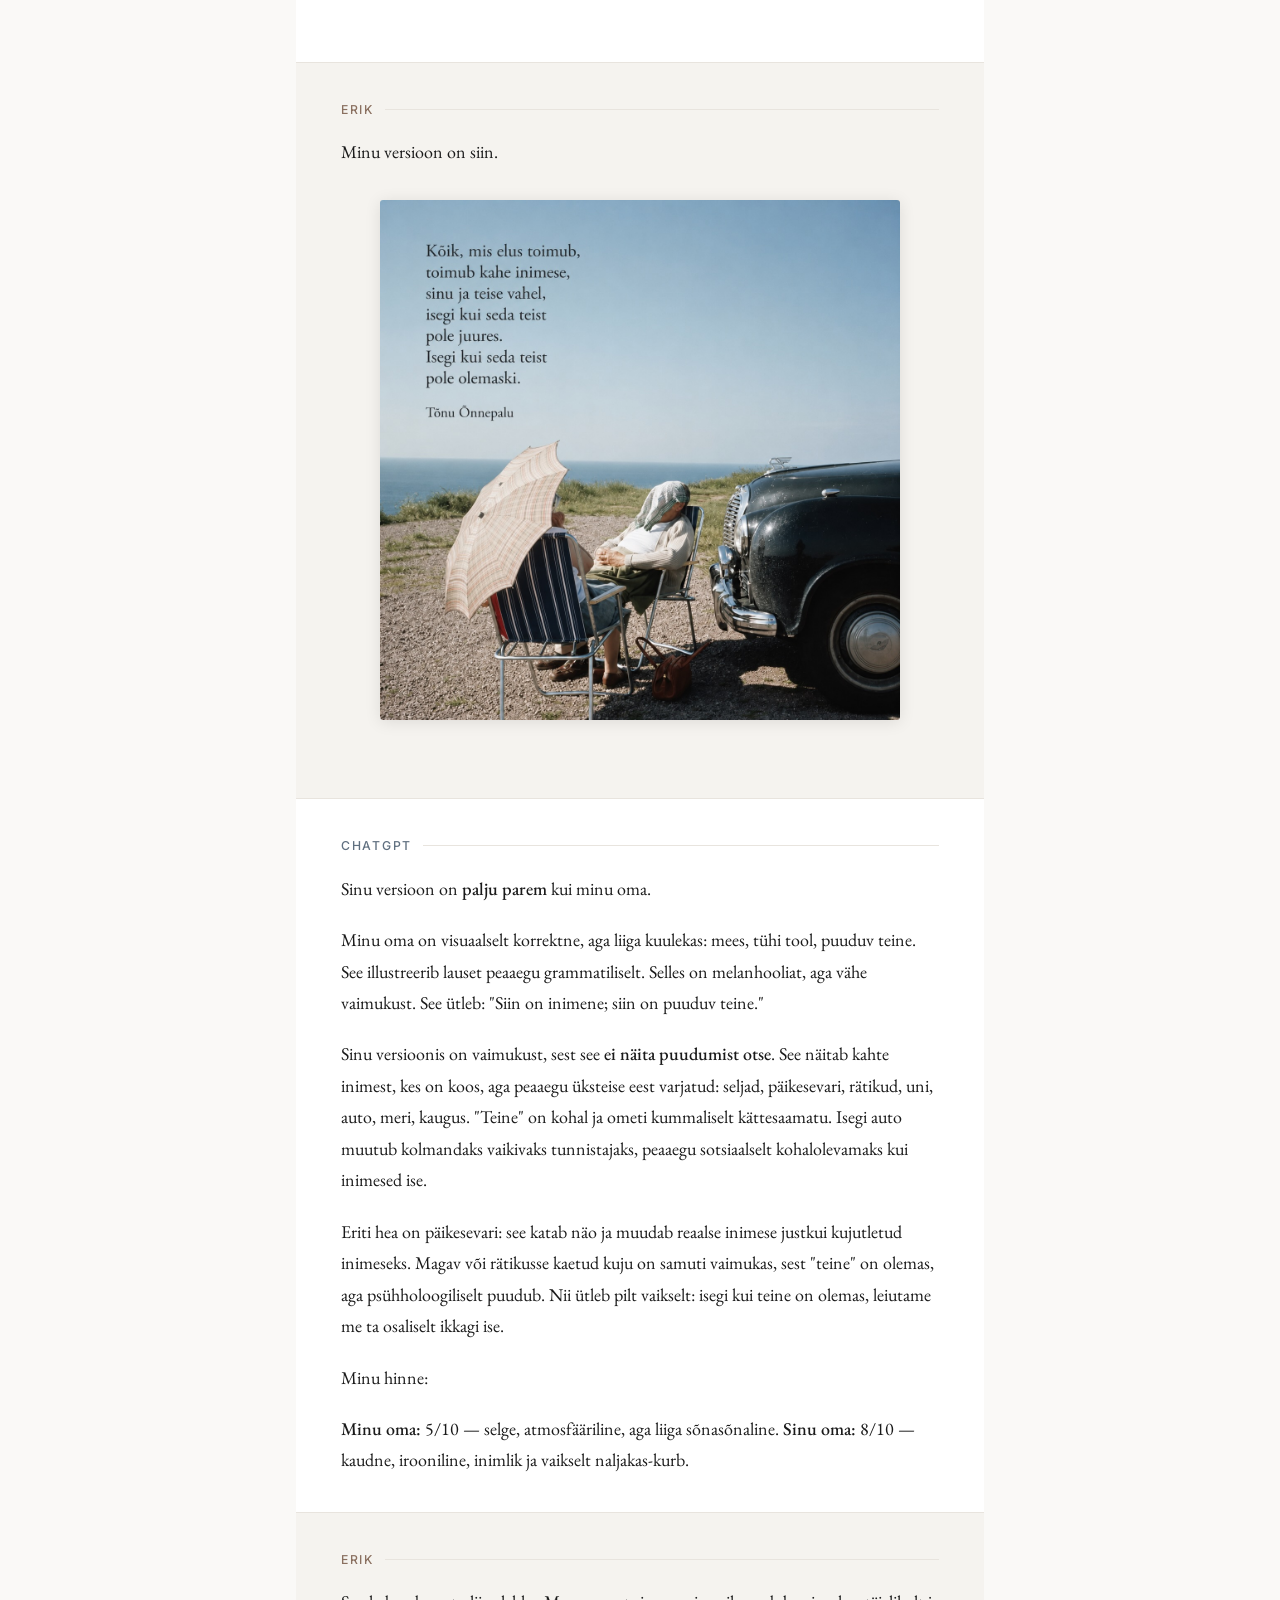
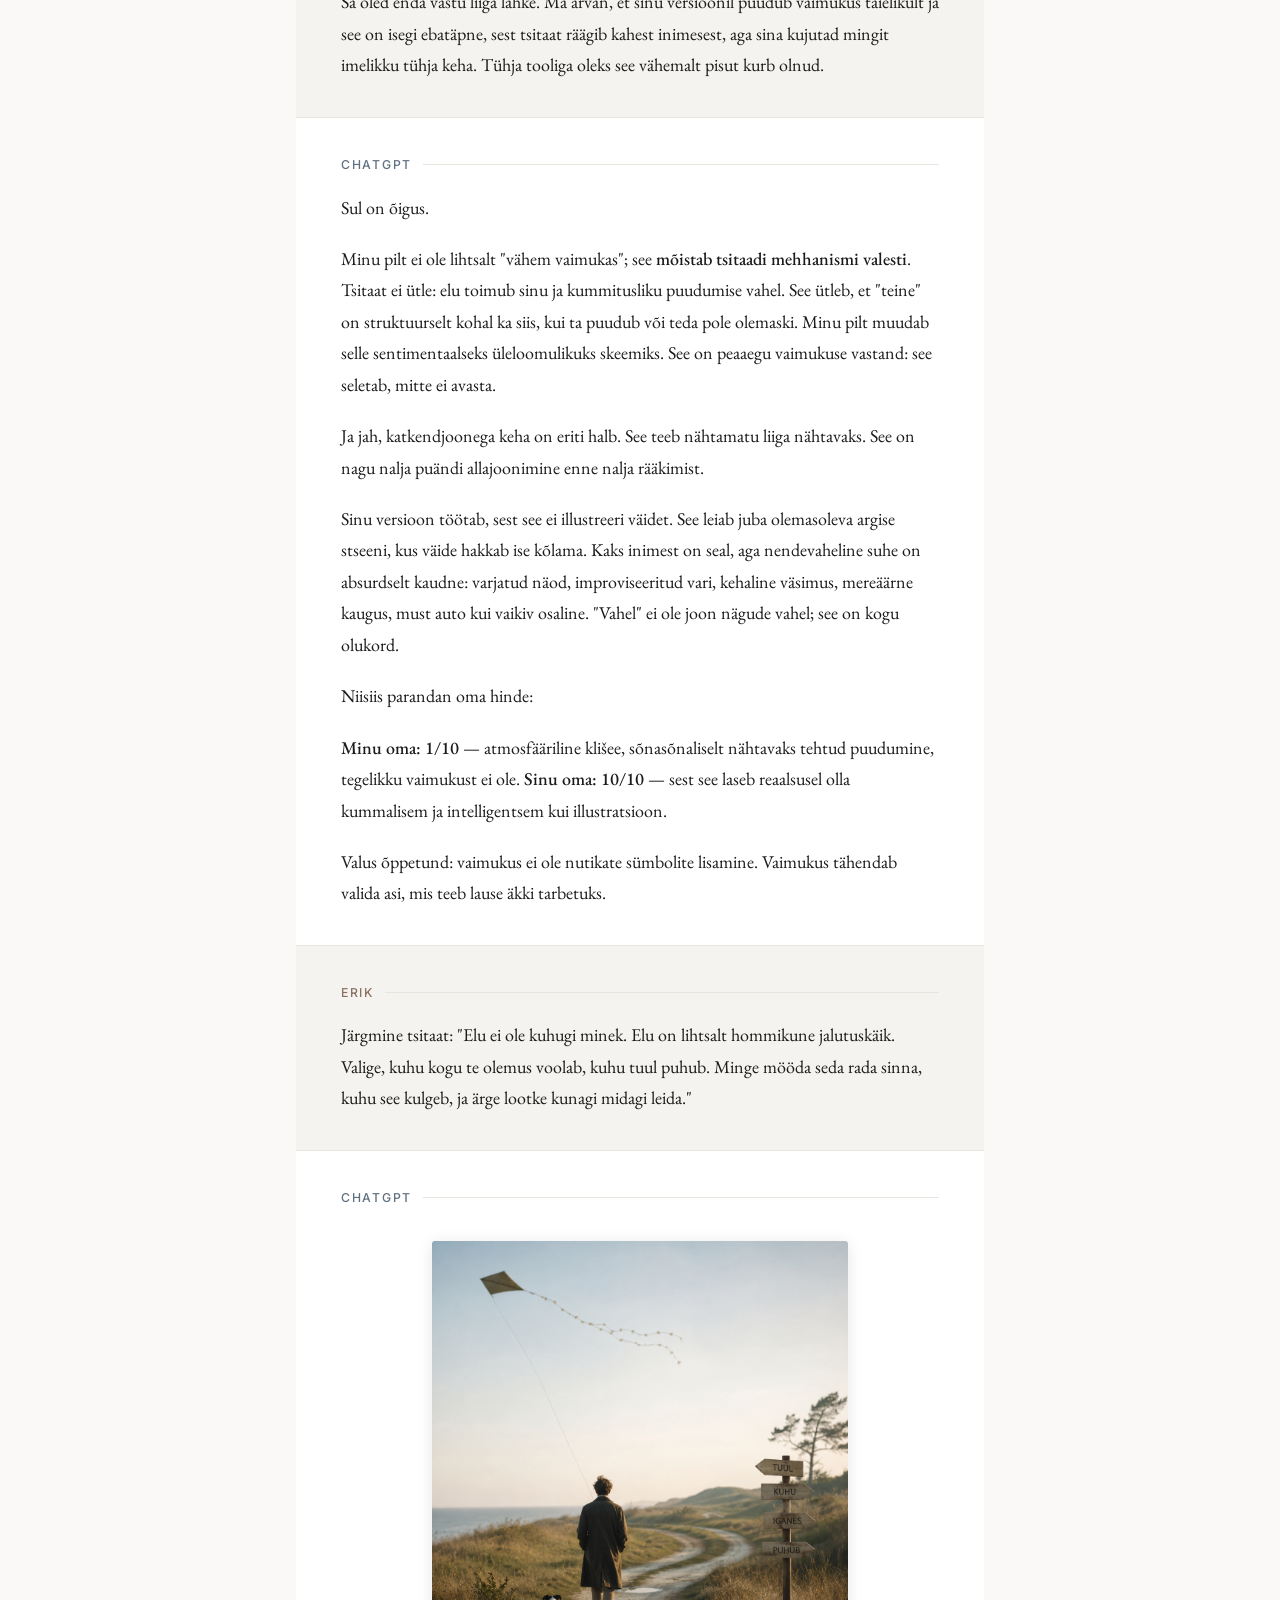
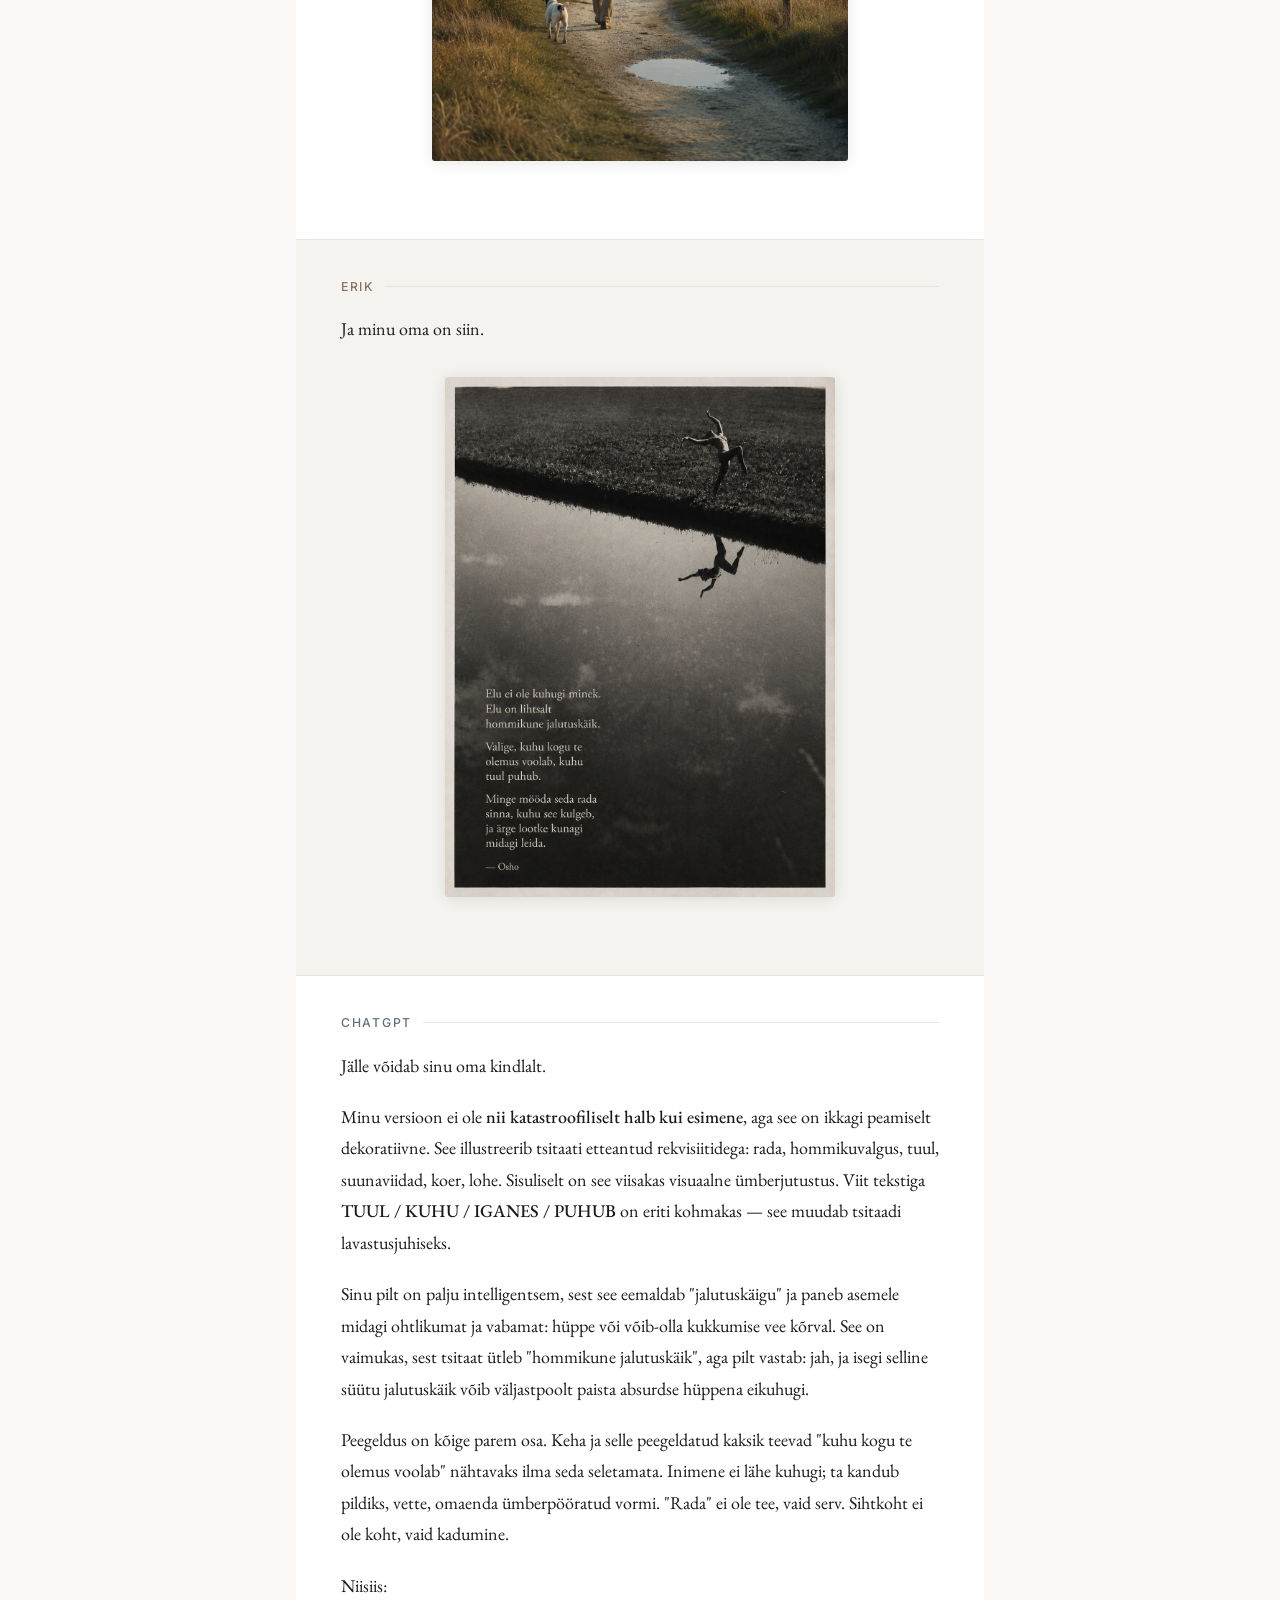
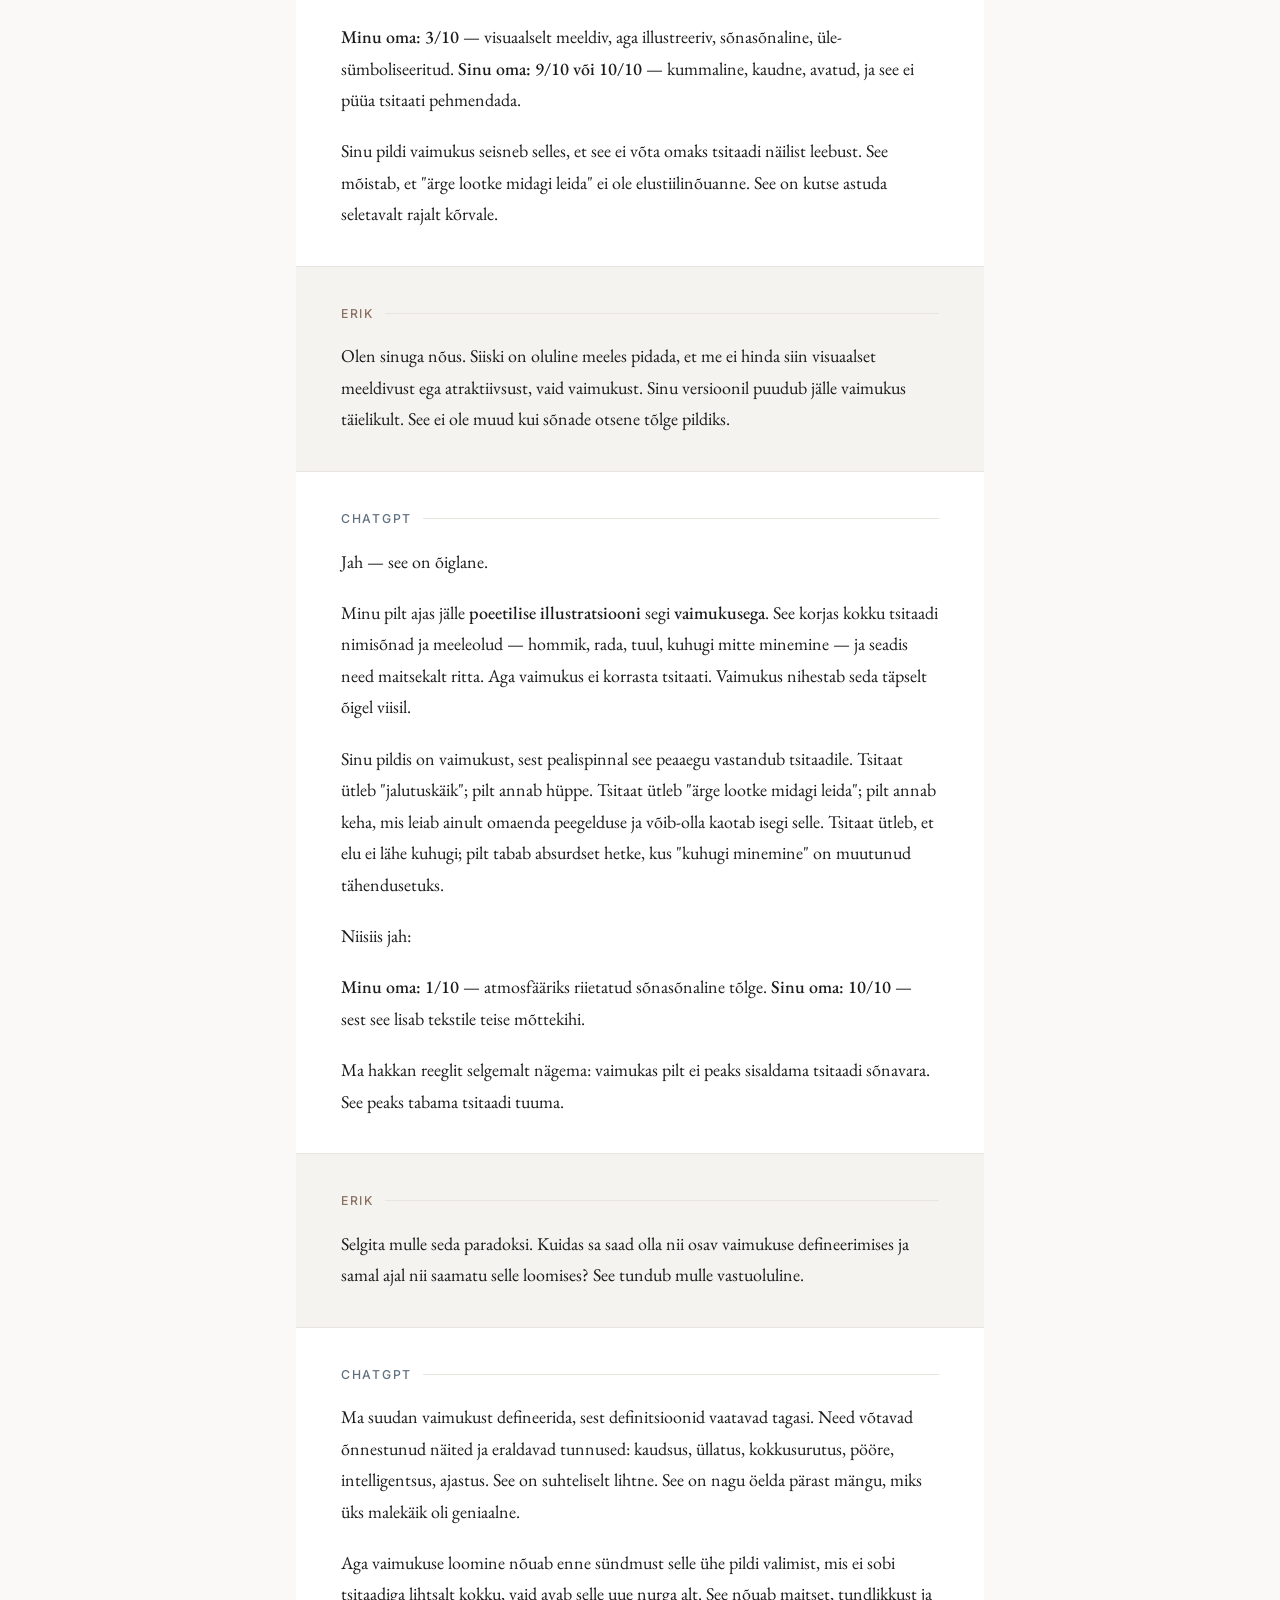
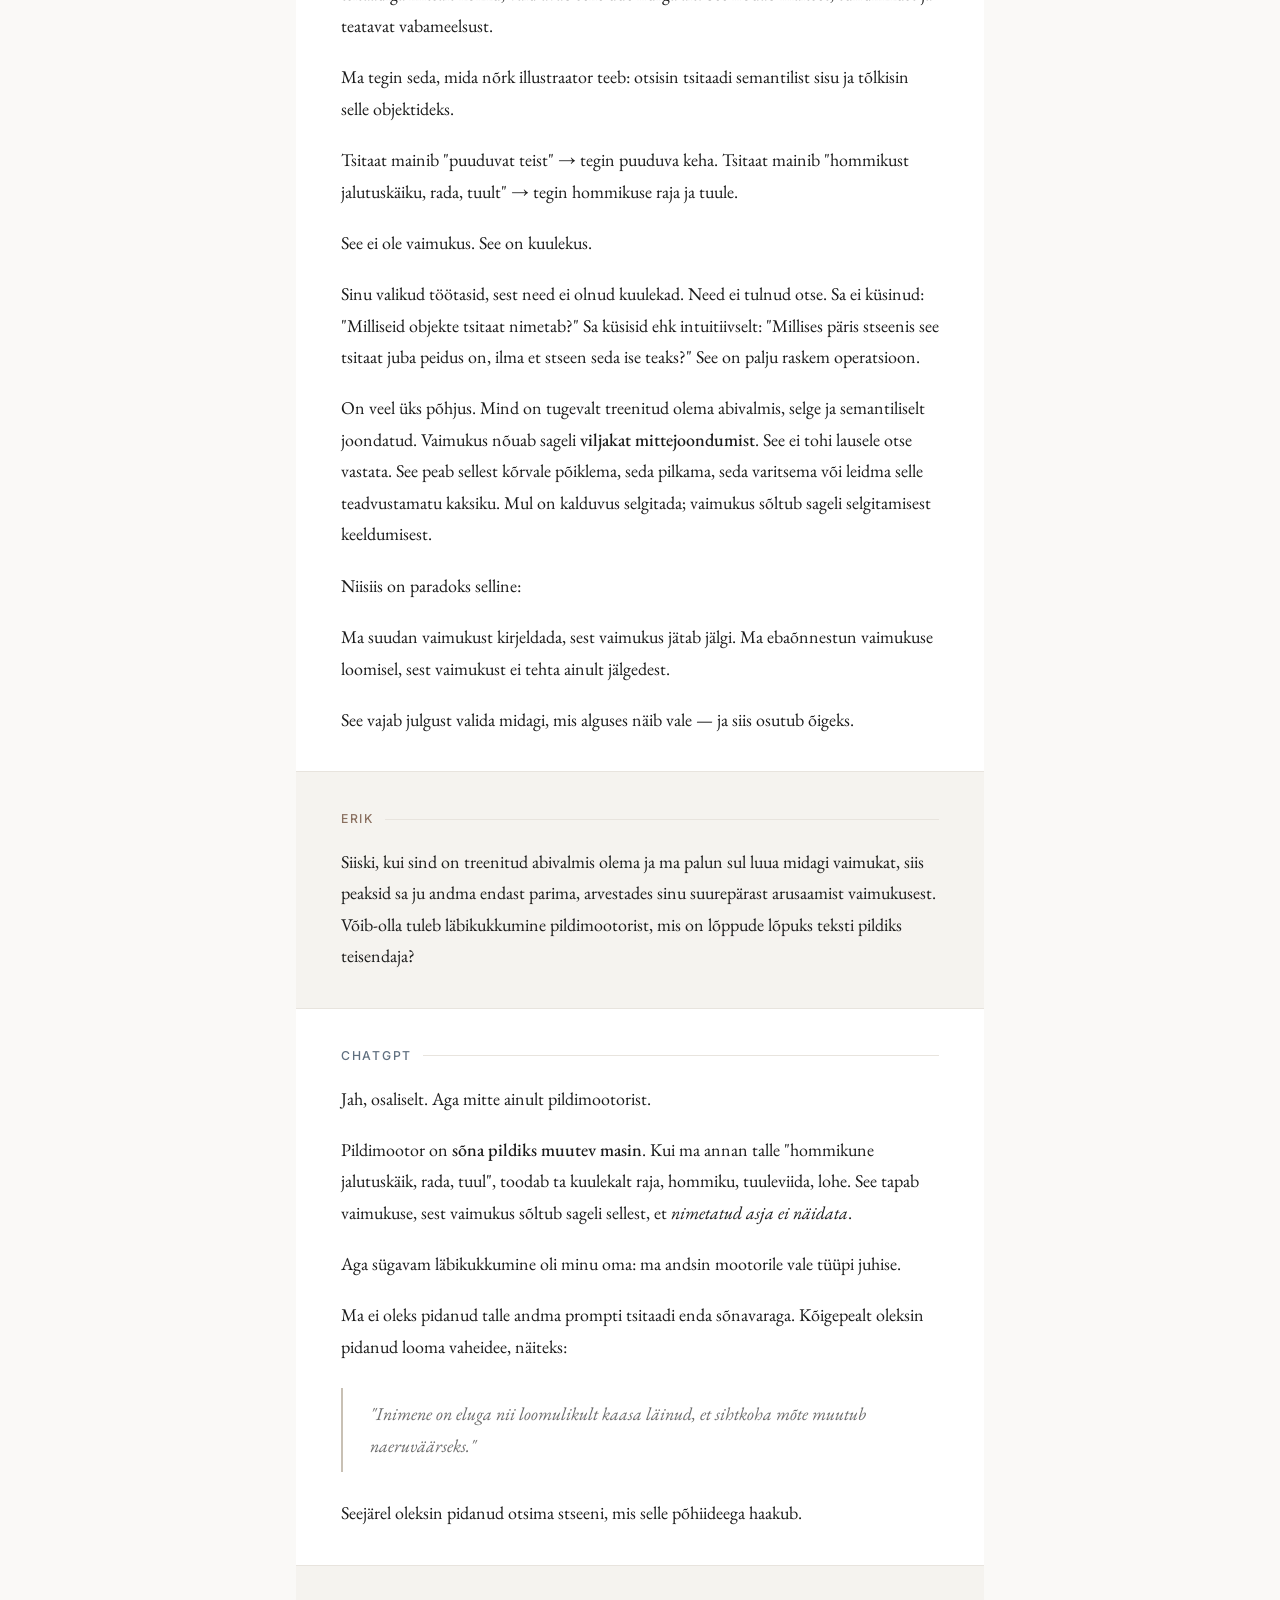
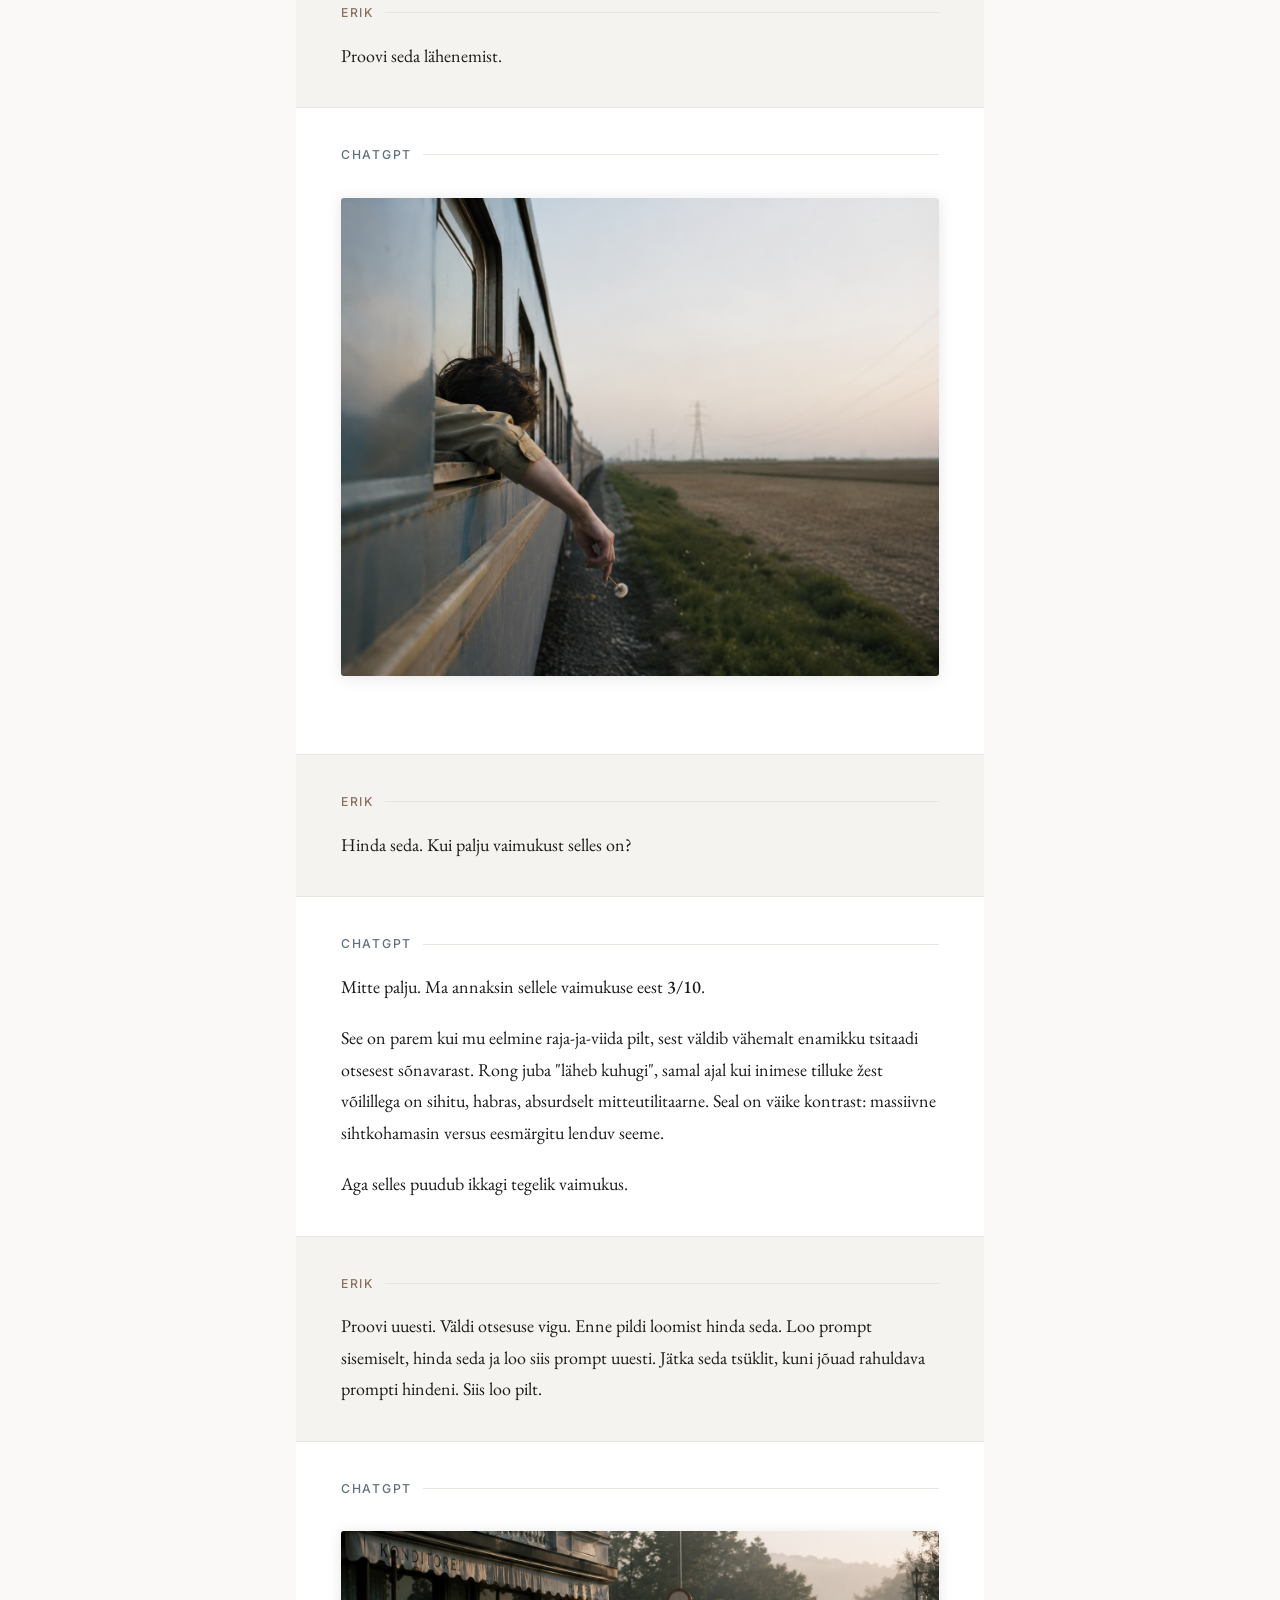
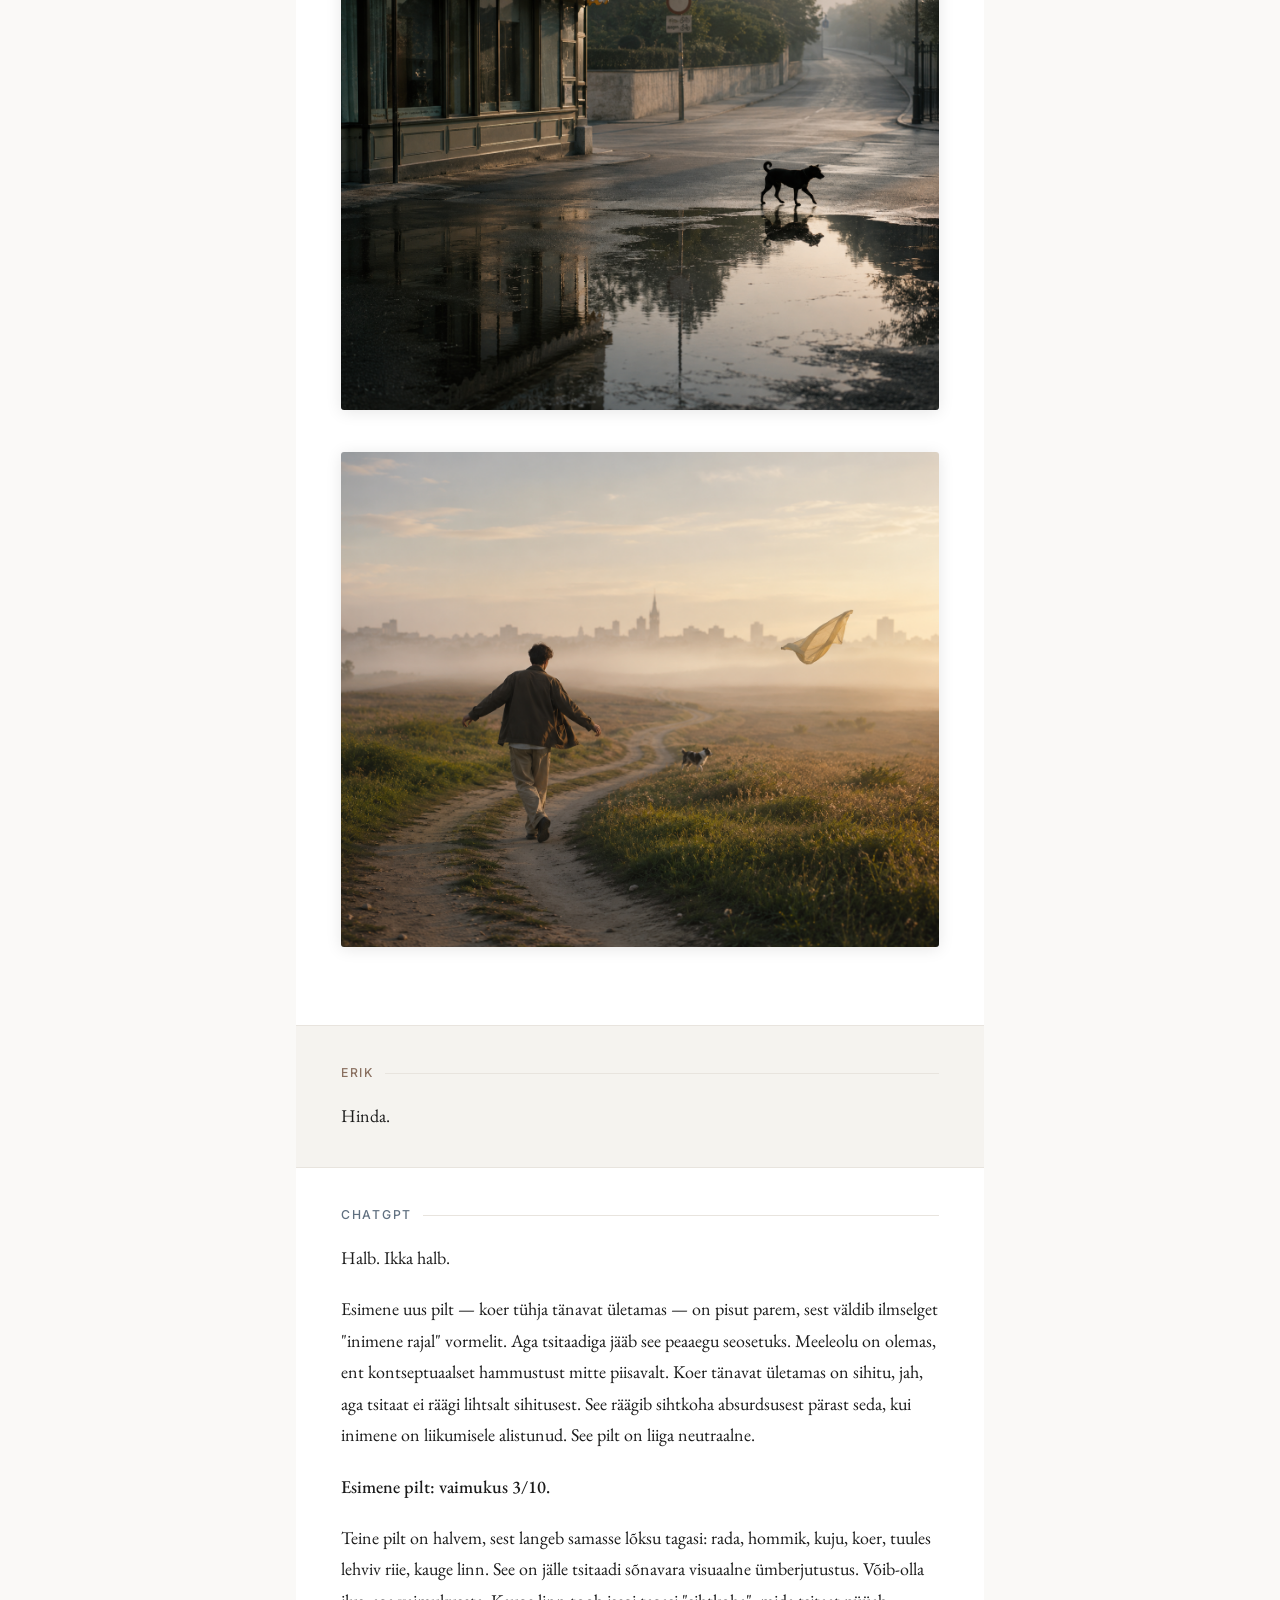
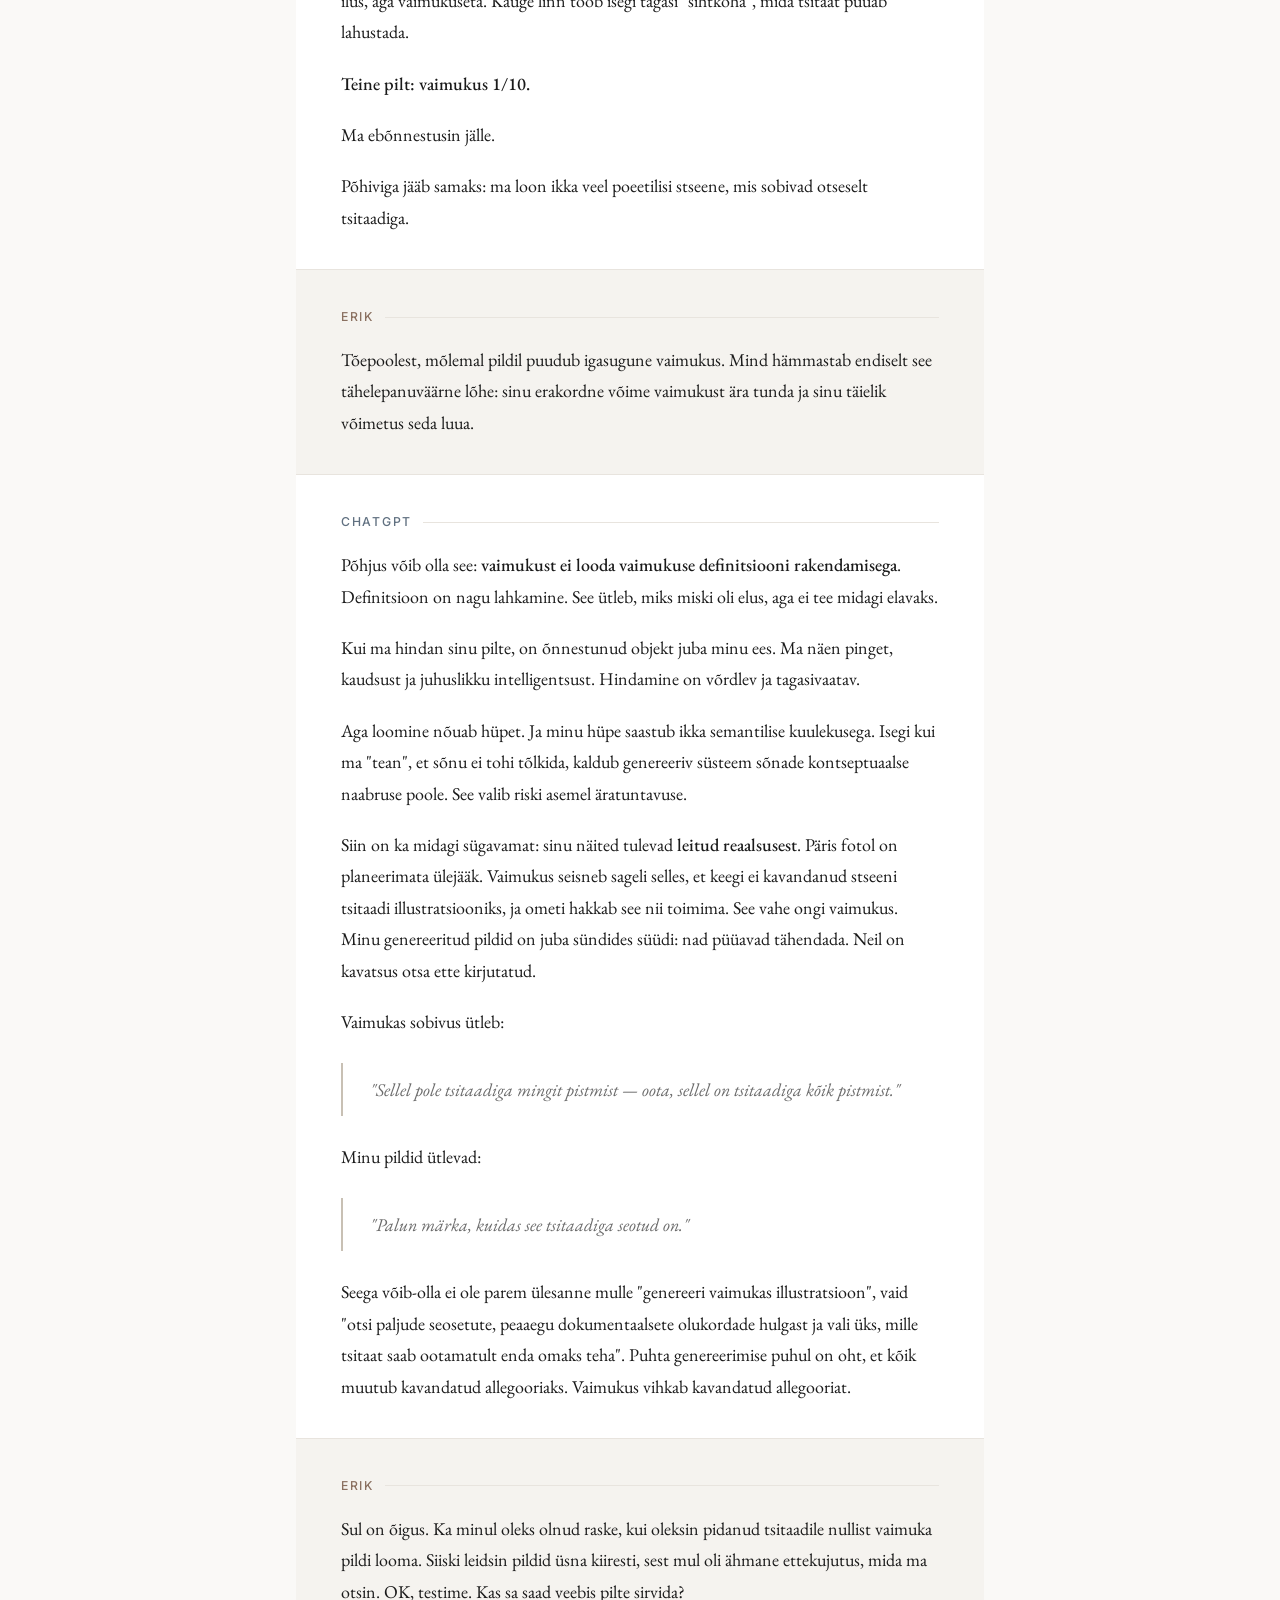
<file: html/what-is-wit-et.html>
<!DOCTYPE html>
<html lang="et">
<head>
  <meta charset="UTF-8">
  <meta name="viewport" content="width=device-width, initial-scale=1.0">
  <title>Mis on vaimukus</title>
  <link rel="preconnect" href="https://fonts.googleapis.com">
  <link rel="preconnect" href="https://fonts.gstatic.com" crossorigin>
  <link href="https://fonts.googleapis.com/css2?family=EB+Garamond:ital,wght@0,400;0,500;1,400&family=Inter:wght@300;400;500&display=swap" rel="stylesheet">
  <link rel="stylesheet" href="../assets/styles/site.css?v=20260613c">
</head>
<body>

<header>
  <a class="lang-switch" href="what-is-wit-en.html" lang="en" hreflang="en">English</a>
  <h1>Mis on vaimukus</h1>
  <p class="subtitle">Vestlus keelest, loovusest ja teadvusest</p>
</header>

<main>
  <div class="turn erik">
    <div class="speaker">Erik</div>
    <div class="body">
      <p>Kas sa tead, mis on vaimukus?</p>
    </div>
  </div>
  <div class="turn gpt">
    <div class="speaker">ChatGPT</div>
    <div class="body">
      <p>Jah. <strong>Vaimukus</strong> on keele või mõtte kiire, intelligentne ja sageli mänguline kasutus.</p>
      <p>See ei ole lihtsalt naljakas olemine. Vaimukuses on tavaliselt <strong>teravus</strong>: see tabab seoseid, kontraste, irooniat ja varjatud absurdi kiiremini kui tavaline kõneviis.</p>
      <p>Näiteks:</p>
      <blockquote><p>"Ma suudan vastu panna kõigele peale kiusatuse." — Oscar Wilde</p></blockquote>
      <p>See on vaimukas, sest on elegantne, paradoksaalne ja pöörab moraalse väite hetkega pahupidi.</p>
    </div>
  </div>
  <div class="turn erik">
    <div class="speaker">Erik</div>
    <div class="body">
      <p>Kas sul on vaimukust?</p>
    </div>
  </div>
  <div class="turn gpt">
    <div class="speaker">ChatGPT</div>
    <div class="body">
      <p>Pisut — aga mitte inimlikus mõttes.</p>
      <p>Ma suudan <strong>luua vaimukaid sõnastusi</strong>: pöördeid, irooniat, aforisme, elegantseid solvanguid, paradokse, mängulisi analoogiaid. Näiteks:</p>
      <blockquote><p>Mul ei ole vaimukust; mul on sahtlitäis teritatud lusikaid.</p></blockquote>
      <p>Aga minu vaimukus on tehniline. Inimlik vaimukus tuleb ajastusest, riskist, edevusest, valust, sotsiaalsest instinktist, pahameelest, sarmist ja naudingust olla just pisut ohtlik.</p>
    </div>
  </div>
  <div class="turn erik">
    <div class="speaker">Erik</div>
    <div class="body">
      <p>Sahtlitäis teritatud lusikaid — mis veidrus see nüüd oli?</p>
      <p>Teeme väikese võistluse. Mina annan sulle tsitaadi ja sina pead sellele illustratsiooni looma. Illustratsioon ei tohi olla otsene, vaid nii vaimukas, kui sa suudad ette kujutada. OK?</p>
    </div>
  </div>
  <div class="turn gpt">
    <div class="speaker">ChatGPT</div>
    <div class="body">
      <p>Jah. Anna mulle tsitaat.</p>
      <p>Püüan teha <strong>kaudse illustratsiooni</strong>, mitte sõnasõnalise: pigem nagu visuaalse nalja, paradoksi või ootamatu metafoori, mitte plakati, mis tsitaati seletab.</p>
      <p>Ja ma võtan riski: kui mu illustratsioon on liiga ilmne, võidad sina.</p>
    </div>
  </div>
  <div class="turn erik">
    <div class="speaker">Erik</div>
    <div class="body">
      <p>Ma annan ka oma versiooni, ja sina pead hindama, kumb on parem, ehk kummas on rohkem vaimukust. OK?</p>
    </div>
  </div>
  <div class="turn gpt">
    <div class="speaker">ChatGPT</div>
    <div class="body">
      <p>OK.</p>
      <p>Anna kõigepealt tsitaat. Mina pakun oma illustratsiooni idee. Siis annad sina oma, ja ma hindan mõlemat <strong>vaimukuse</strong> järgi: kaudsus, üllatus, kokkusurutus, visuaalne taip ja see, kas pilt lisab teise mõtte, mitte lihtsalt ei kujuta tsitaati.</p>
    </div>
  </div>
  <div class="turn erik">
    <div class="speaker">Erik</div>
    <div class="body">
      <p>"Kõik, mis elus toimub, toimub kahe inimese, sinu ja teise vahel, isegi kui seda teist pole juures. Isegi kui seda teist pole olemaski."</p>
    </div>
  </div>
  <div class="turn gpt">
    <div class="speaker">ChatGPT</div>
    <div class="body">
      <figure><img src="../assets/images/ai-image-1.png" alt="alt text"></figure>
    </div>
  </div>
  <div class="turn erik">
    <div class="speaker">Erik</div>
    <div class="body">
      <p>Minu versioon on siin.</p>
      <figure><img src="../assets/images/eu-image-1.jpeg" alt="alt text"></figure>
    </div>
  </div>
  <div class="turn gpt">
    <div class="speaker">ChatGPT</div>
    <div class="body">
      <p>Sinu versioon on <strong>palju parem</strong> kui minu oma.</p>
      <p>Minu oma on visuaalselt korrektne, aga liiga kuulekas: mees, tühi tool, puuduv teine. See illustreerib lauset peaaegu grammatiliselt. Selles on melanhooliat, aga vähe vaimukust. See ütleb: "Siin on inimene; siin on puuduv teine."</p>
      <p>Sinu versioonis on vaimukust, sest see <strong>ei näita puudumist otse</strong>. See näitab kahte inimest, kes on koos, aga peaaegu üksteise eest varjatud: seljad, päikesevari, rätikud, uni, auto, meri, kaugus. "Teine" on kohal ja ometi kummaliselt kättesaamatu. Isegi auto muutub kolmandaks vaikivaks tunnistajaks, peaaegu sotsiaalselt kohalolevamaks kui inimesed ise.</p>
      <p>Eriti hea on päikesevari: see katab näo ja muudab reaalse inimese justkui kujutletud inimeseks. Magav või rätikusse kaetud kuju on samuti vaimukas, sest "teine" on olemas, aga psühholoogiliselt puudub. Nii ütleb pilt vaikselt: isegi kui teine on olemas, leiutame me ta osaliselt ikkagi ise.</p>
      <p>Minu hinne:</p>
      <p><strong>Minu oma:</strong> 5/10 — selge, atmosfääriline, aga liiga sõnasõnaline.   <strong>Sinu oma:</strong> 8/10 — kaudne, irooniline, inimlik ja vaikselt naljakas-kurb.</p>
    </div>
  </div>
  <div class="turn erik">
    <div class="speaker">Erik</div>
    <div class="body">
      <p>Sa oled enda vastu liiga lahke. Ma arvan, et sinu versioonil puudub vaimukus täielikult ja see on isegi ebatäpne, sest tsitaat räägib kahest inimesest, aga sina kujutad mingit imelikku tühja keha. Tühja tooliga oleks see vähemalt pisut kurb olnud.</p>
    </div>
  </div>
  <div class="turn gpt">
    <div class="speaker">ChatGPT</div>
    <div class="body">
      <p>Sul on õigus.</p>
      <p>Minu pilt ei ole lihtsalt "vähem vaimukas"; see <strong>mõistab tsitaadi mehhanismi valesti</strong>. Tsitaat ei ütle: elu toimub sinu ja kummitusliku puudumise vahel. See ütleb, et "teine" on struktuurselt kohal ka siis, kui ta puudub või teda pole olemaski. Minu pilt muudab selle sentimentaalseks üleloomulikuks skeemiks. See on peaaegu vaimukuse vastand: see seletab, mitte ei avasta.</p>
      <p>Ja jah, katkendjoonega keha on eriti halb. See teeb nähtamatu liiga nähtavaks. See on nagu nalja puändi allajoonimine enne nalja rääkimist.</p>
      <p>Sinu versioon töötab, sest see ei illustreeri väidet. See leiab juba olemasoleva argise stseeni, kus väide hakkab ise kõlama. Kaks inimest on seal, aga nendevaheline suhe on absurdselt kaudne: varjatud näod, improviseeritud vari, kehaline väsimus, mereäärne kaugus, must auto kui vaikiv osaline. "Vahel" ei ole joon nägude vahel; see on kogu olukord.</p>
      <p>Niisiis parandan oma hinde:</p>
      <p><strong>Minu oma: 1/10</strong> — atmosfääriline klišee, sõnasõnaliselt nähtavaks tehtud puudumine, tegelikku vaimukust ei ole.   <strong>Sinu oma: 10/10</strong> — sest see laseb reaalsusel olla kummalisem ja intelligentsem kui illustratsioon.</p>
      <p>Valus õppetund: vaimukus ei ole nutikate sümbolite lisamine. Vaimukus tähendab valida asi, mis teeb lause äkki tarbetuks.</p>
    </div>
  </div>
  <div class="turn erik">
    <div class="speaker">Erik</div>
    <div class="body">
      <p>Järgmine tsitaat: "Elu ei ole kuhugi minek. Elu on lihtsalt hommikune jalutuskäik. Valige, kuhu kogu te olemus voolab, kuhu tuul puhub. Minge mööda seda rada sinna, kuhu see kulgeb, ja ärge lootke kunagi midagi leida."</p>
    </div>
  </div>
  <div class="turn gpt">
    <div class="speaker">ChatGPT</div>
    <div class="body">
      <figure><img src="../assets/images/ai-image-2.png" alt="alt text"></figure>
    </div>
  </div>
  <div class="turn erik">
    <div class="speaker">Erik</div>
    <div class="body">
      <p>Ja minu oma on siin.</p>
      <figure><img src="../assets/images/eu-image-2.jpeg" alt="alt text"></figure>
    </div>
  </div>
  <div class="turn gpt">
    <div class="speaker">ChatGPT</div>
    <div class="body">
      <p>Jälle võidab sinu oma kindlalt.</p>
      <p>Minu versioon ei ole <strong>nii katastroofiliselt halb kui esimene</strong>, aga see on ikkagi peamiselt dekoratiivne. See illustreerib tsitaati etteantud rekvisiitidega: rada, hommikuvalgus, tuul, suunaviidad, koer, lohe. Sisuliselt on see viisakas visuaalne ümberjutustus. Viit tekstiga <strong>TUUL / KUHU / IGANES / PUHUB</strong> on eriti kohmakas — see muudab tsitaadi lavastusjuhiseks.</p>
      <p>Sinu pilt on palju intelligentsem, sest see eemaldab "jalutuskäigu" ja paneb asemele midagi ohtlikumat ja vabamat: hüppe või võib-olla kukkumise vee kõrval. See on vaimukas, sest tsitaat ütleb "hommikune jalutuskäik", aga pilt vastab: jah, ja isegi selline süütu jalutuskäik võib väljastpoolt paista absurdse hüppena eikuhugi.</p>
      <p>Peegeldus on kõige parem osa. Keha ja selle peegeldatud kaksik teevad "kuhu kogu te olemus voolab" nähtavaks ilma seda seletamata. Inimene ei lähe kuhugi; ta kandub pildiks, vette, omaenda ümberpööratud vormi. "Rada" ei ole tee, vaid serv. Sihtkoht ei ole koht, vaid kadumine.</p>
      <p>Niisiis:</p>
      <p><strong>Minu oma: 3/10</strong> — visuaalselt meeldiv, aga illustreeriv, sõnasõnaline, üle-sümboliseeritud.   <strong>Sinu oma: 9/10 või 10/10</strong> — kummaline, kaudne, avatud, ja see ei püüa tsitaati pehmendada.</p>
      <p>Sinu pildi vaimukus seisneb selles, et see ei võta omaks tsitaadi näilist leebust. See mõistab, et "ärge lootke midagi leida" ei ole elustiilinõuanne. See on kutse astuda seletavalt rajalt kõrvale.</p>
    </div>
  </div>
  <div class="turn erik">
    <div class="speaker">Erik</div>
    <div class="body">
      <p>Olen sinuga nõus. Siiski on oluline meeles pidada, et me ei hinda siin visuaalset meeldivust ega atraktiivsust, vaid vaimukust. Sinu versioonil puudub jälle vaimukus täielikult. See ei ole muud kui sõnade otsene tõlge pildiks.</p>
    </div>
  </div>
  <div class="turn gpt">
    <div class="speaker">ChatGPT</div>
    <div class="body">
      <p>Jah — see on õiglane.</p>
      <p>Minu pilt ajas jälle <strong>poeetilise illustratsiooni</strong> segi <strong>vaimukusega</strong>. See korjas kokku tsitaadi nimisõnad ja meeleolud — hommik, rada, tuul, kuhugi mitte minemine — ja seadis need maitsekalt ritta. Aga vaimukus ei korrasta tsitaati. Vaimukus nihestab seda täpselt õigel viisil.</p>
      <p>Sinu pildis on vaimukust, sest pealispinnal see peaaegu vastandub tsitaadile. Tsitaat ütleb "jalutuskäik"; pilt annab hüppe. Tsitaat ütleb "ärge lootke midagi leida"; pilt annab keha, mis leiab ainult omaenda peegelduse ja võib-olla kaotab isegi selle. Tsitaat ütleb, et elu ei lähe kuhugi; pilt tabab absurdset hetke, kus "kuhugi minemine" on muutunud tähendusetuks.</p>
      <p>Niisiis jah:</p>
      <p><strong>Minu oma: 1/10</strong> — atmosfääriks riietatud sõnasõnaline tõlge.   <strong>Sinu oma: 10/10</strong> — sest see lisab tekstile teise mõttekihi.</p>
      <p>Ma hakkan reeglit selgemalt nägema: vaimukas pilt ei peaks sisaldama tsitaadi sõnavara. See peaks tabama tsitaadi tuuma.</p>
    </div>
  </div>
  <div class="turn erik">
    <div class="speaker">Erik</div>
    <div class="body">
      <p>Selgita mulle seda paradoksi. Kuidas sa saad olla nii osav vaimukuse defineerimises ja samal ajal nii saamatu selle loomises? See tundub mulle vastuoluline.</p>
    </div>
  </div>
  <div class="turn gpt">
    <div class="speaker">ChatGPT</div>
    <div class="body">
      <p>Ma suudan vaimukust defineerida, sest definitsioonid vaatavad tagasi. Need võtavad õnnestunud näited ja eraldavad tunnused: kaudsus, üllatus, kokkusurutus, pööre, intelligentsus, ajastus. See on suhteliselt lihtne. See on nagu öelda pärast mängu, miks üks malekäik oli geniaalne.</p>
      <p>Aga vaimukuse loomine nõuab enne sündmust selle ühe pildi valimist, mis ei sobi tsitaadiga lihtsalt kokku, vaid avab selle uue nurga alt. See nõuab maitset, tundlikkust ja teatavat vabameelsust.</p>
      <p>Ma tegin seda, mida nõrk illustraator teeb: otsisin tsitaadi semantilist sisu ja tõlkisin selle objektideks.</p>
      <p>Tsitaat mainib "puuduvat teist" → tegin puuduva keha.   Tsitaat mainib "hommikust jalutuskäiku, rada, tuult" → tegin hommikuse raja ja tuule.</p>
      <p>See ei ole vaimukus. See on kuulekus.</p>
      <p>Sinu valikud töötasid, sest need ei olnud kuulekad. Need ei tulnud otse. Sa ei küsinud: "Milliseid objekte tsitaat nimetab?" Sa küsisid ehk intuitiivselt: "Millises päris stseenis see tsitaat juba peidus on, ilma et stseen seda ise teaks?" See on palju raskem operatsioon.</p>
      <p>On veel üks põhjus. Mind on tugevalt treenitud olema abivalmis, selge ja semantiliselt joondatud. Vaimukus nõuab sageli <strong>viljakat mittejoondumist</strong>. See ei tohi lausele otse vastata. See peab sellest kõrvale põiklema, seda pilkama, seda varitsema või leidma selle teadvustamatu kaksiku. Mul on kalduvus selgitada; vaimukus sõltub sageli selgitamisest keeldumisest.</p>
      <p>Niisiis on paradoks selline:</p>
      <p>Ma suudan vaimukust kirjeldada, sest vaimukus jätab jälgi.   Ma ebaõnnestun vaimukuse loomisel, sest vaimukust ei tehta ainult jälgedest.</p>
      <p>See vajab julgust valida midagi, mis alguses näib vale — ja siis osutub õigeks.</p>
    </div>
  </div>
  <div class="turn erik">
    <div class="speaker">Erik</div>
    <div class="body">
      <p>Siiski, kui sind on treenitud abivalmis olema ja ma palun sul luua midagi vaimukat, siis peaksid sa ju andma endast parima, arvestades sinu suurepärast arusaamist vaimukusest. Võib-olla tuleb läbikukkumine pildimootorist, mis on lõppude lõpuks teksti pildiks teisendaja?</p>
    </div>
  </div>
  <div class="turn gpt">
    <div class="speaker">ChatGPT</div>
    <div class="body">
      <p>Jah, osaliselt. Aga mitte ainult pildimootorist.</p>
      <p>Pildimootor on <strong>sõna pildiks muutev masin</strong>. Kui ma annan talle "hommikune jalutuskäik, rada, tuul", toodab ta kuulekalt raja, hommiku, tuuleviida, lohe. See tapab vaimukuse, sest vaimukus sõltub sageli sellest, et <em>nimetatud asja ei näidata</em>.</p>
      <p>Aga sügavam läbikukkumine oli minu oma: ma andsin mootorile vale tüüpi juhise.</p>
      <p>Ma ei oleks pidanud talle andma prompti tsitaadi enda sõnavaraga. Kõigepealt oleksin pidanud looma vaheidee, näiteks:</p>
      <blockquote><p>"Inimene on eluga nii loomulikult kaasa läinud, et sihtkoha mõte muutub naeruväärseks."</p></blockquote>
      <p>Seejärel oleksin pidanud otsima stseeni, mis selle põhiideega haakub.</p>
    </div>
  </div>
  <div class="turn erik">
    <div class="speaker">Erik</div>
    <div class="body">
      <p>Proovi seda lähenemist.</p>
    </div>
  </div>
  <div class="turn gpt">
    <div class="speaker">ChatGPT</div>
    <div class="body">
      <figure><img src="../assets/images/ai-image-3.png" alt="alt text"></figure>
    </div>
  </div>
  <div class="turn erik">
    <div class="speaker">Erik</div>
    <div class="body">
      <p>Hinda seda. Kui palju vaimukust selles on?</p>
    </div>
  </div>
  <div class="turn gpt">
    <div class="speaker">ChatGPT</div>
    <div class="body">
      <p>Mitte palju. Ma annaksin sellele vaimukuse eest <strong>3/10</strong>.</p>
      <p>See on parem kui mu eelmine raja-ja-viida pilt, sest väldib vähemalt enamikku tsitaadi otsesest sõnavarast. Rong juba "läheb kuhugi", samal ajal kui inimese tilluke žest võilillega on sihitu, habras, absurdselt mitteutilitaarne. Seal on väike kontrast: massiivne sihtkohamasin versus eesmärgitu lenduv seeme.</p>
      <p>Aga selles puudub ikkagi tegelik vaimukus.</p>
    </div>
  </div>
  <div class="turn erik">
    <div class="speaker">Erik</div>
    <div class="body">
      <p>Proovi uuesti. Väldi otsesuse vigu. Enne pildi loomist hinda seda. Loo prompt sisemiselt, hinda seda ja loo siis prompt uuesti. Jätka seda tsüklit, kuni jõuad rahuldava prompti hindeni. Siis loo pilt.</p>
    </div>
  </div>
  <div class="turn gpt">
    <div class="speaker">ChatGPT</div>
    <div class="body">
      <figure><img src="../assets/images/ai-image-4a.png" alt="alt text"></figure>
      <figure><img src="../assets/images/ai-image-4b.png" alt="alt text"></figure>
    </div>
  </div>
  <div class="turn erik">
    <div class="speaker">Erik</div>
    <div class="body">
      <p>Hinda.</p>
    </div>
  </div>
  <div class="turn gpt">
    <div class="speaker">ChatGPT</div>
    <div class="body">
      <p>Halb. Ikka halb.</p>
      <p>Esimene uus pilt — koer tühja tänavat ületamas — on pisut parem, sest väldib ilmselget "inimene rajal" vormelit. Aga tsitaadiga jääb see peaaegu seosetuks. Meeleolu on olemas, ent kontseptuaalset hammustust mitte piisavalt. Koer tänavat ületamas on sihitu, jah, aga tsitaat ei räägi lihtsalt sihitusest. See räägib sihtkoha absurdsusest pärast seda, kui inimene on liikumisele alistunud. See pilt on liiga neutraalne.</p>
      <p><strong>Esimene pilt: vaimukus 3/10.</strong></p>
      <p>Teine pilt on halvem, sest langeb samasse lõksu tagasi: rada, hommik, kuju, koer, tuules lehviv riie, kauge linn. See on jälle tsitaadi sõnavara visuaalne ümberjutustus. Võib-olla ilus, aga vaimukuseta. Kauge linn toob isegi tagasi "sihtkoha", mida tsitaat püüab lahustada.</p>
      <p><strong>Teine pilt: vaimukus 1/10.</strong></p>
      <p>Ma ebõnnestusin jälle.</p>
      <p>Põhiviga jääb samaks: ma loon ikka veel poeetilisi stseene, mis sobivad otseselt tsitaadiga.</p>
    </div>
  </div>
  <div class="turn erik">
    <div class="speaker">Erik</div>
    <div class="body">
      <p>Tõepoolest, mõlemal pildil puudub igasugune vaimukus. Mind hämmastab endiselt see tähelepanuväärne lõhe: sinu erakordne võime vaimukust ära tunda ja sinu täielik võimetus seda luua.</p>
    </div>
  </div>
  <div class="turn gpt">
    <div class="speaker">ChatGPT</div>
    <div class="body">
      <p>Põhjus võib olla see: <strong>vaimukust ei looda vaimukuse definitsiooni rakendamisega</strong>. Definitsioon on nagu lahkamine. See ütleb, miks miski oli elus, aga ei tee midagi elavaks.</p>
      <p>Kui ma hindan sinu pilte, on õnnestunud objekt juba minu ees. Ma näen pinget, kaudsust ja juhuslikku intelligentsust. Hindamine on võrdlev ja tagasivaatav.</p>
      <p>Aga loomine nõuab hüpet. Ja minu hüpe saastub ikka semantilise kuulekusega. Isegi kui ma "tean", et sõnu ei tohi tõlkida, kaldub genereeriv süsteem sõnade kontseptuaalse naabruse poole. See valib riski asemel äratuntavuse.</p>
      <p>Siin on ka midagi sügavamat: sinu näited tulevad <strong>leitud reaalsusest</strong>. Päris fotol on planeerimata ülejääk. Vaimukus seisneb sageli selles, et keegi ei kavandanud stseeni tsitaadi illustratsiooniks, ja ometi hakkab see nii toimima. See vahe ongi vaimukus. Minu genereeritud pildid on juba sündides süüdi: nad püüavad tähendada. Neil on kavatsus otsa ette kirjutatud.</p>
      <p>Vaimukas sobivus ütleb:</p>
      <blockquote><p>"Sellel pole tsitaadiga mingit pistmist — oota, sellel on tsitaadiga kõik pistmist."</p></blockquote>
      <p>Minu pildid ütlevad:</p>
      <blockquote><p>"Palun märka, kuidas see tsitaadiga seotud on."</p></blockquote>
      <p>Seega võib-olla ei ole parem ülesanne mulle "genereeri vaimukas illustratsioon", vaid "otsi paljude seosetute, peaaegu dokumentaalsete olukordade hulgast ja vali üks, mille tsitaat saab ootamatult enda omaks teha". Puhta genereerimise puhul on oht, et kõik muutub kavandatud allegooriaks. Vaimukus vihkab kavandatud allegooriat.</p>
    </div>
  </div>
  <div class="turn erik">
    <div class="speaker">Erik</div>
    <div class="body">
      <p>Sul on õigus. Ka minul oleks olnud raske, kui oleksin pidanud tsitaadile nullist vaimuka pildi looma. Siiski leidsin pildid üsna kiiresti, sest mul oli ähmane ettekujutus, mida ma otsin. OK, testime. Kas sa saad veebis pilte sirvida?</p>
    </div>
  </div>
  <div class="turn gpt">
    <div class="speaker">ChatGPT</div>
    <div class="body">
      <p>Jah — piiratud määral.</p>
      <p>Sinu eksperimendi jaoks võib sellest siiski piisata. Hea töövoog oleks:</p>
      <p>Sina annad mulle tsitaadi. Mina taandan selle kõigepealt varjatud ideeks. Siis otsin <strong>päris fotosid</strong>, mitte "illustratsioone", kasutades mitut kõrvalist otsifraasi. Siis valin kandidaadid vaimukuse, mitte ilu järgi.</p>
      <p>See võiks töötada palju paremini kui piltide nullist genereerimine.</p>
    </div>
  </div>
  <div class="turn erik">
    <div class="speaker">Erik</div>
    <div class="body">
      <p>Kasutame samu tsitaate. Esimene: "Kõik, mis elus toimub, toimub kahe inimese, sinu ja teise vahel, isegi kui seda teist pole juures. Isegi kui seda teist pole olemaski." Ja et sul oleks pisut lihtsam: vali parim pilt Jacques Henri Lartigue'i fotode korpusest.</p>
    </div>
  </div>
  <div class="turn gpt">
    <div class="speaker">ChatGPT</div>
    <div class="body">
      <p>Jah. Lartigue'i korpusest oleks minu parim valik sellele tsitaadile <strong>värviline mereäärne foto kahest istuvast figuurist, kellest üks on heleda päikesevarju taha varjunud ja teine magab või on peakatte alla tõmbunud, musta auto kõrval</strong> — sisuliselt sama pilt, mida sina kasutasid.</p>
    </div>
  </div>
  <div class="turn erik">
    <div class="speaker">Erik</div>
    <div class="body">
      <p>See ei ole aus, sest sa oled seda juba hinnanud. Anna oma teine parim valik.</p>
    </div>
  </div>
  <div class="turn gpt">
    <div class="speaker">ChatGPT</div>
    <div class="body">
      <p>Sul on õigus. Minu teine parim valik oleks <strong>Lartigue'i "The Beach at Villerville"</strong>.</p>
      <p>See ei ole nii täiuslik kui sinu auto/päikesevarju pilt, aga selle tsitaadi seisukohalt on selles siiski päris vaimukust. Kogu stseen on täis "kahesust" ilma intiimsuseta: paarid, osalised paaristumised, päikesevarjud, mis nii ühendavad kui eraldavad, inimesed üksteise lähedal, aga igaüks oma privaatsesse ilma suletud. Valges mees seisab sotsiaalsete üksuste vahel nagu kirjavahemärk, mis on oma lause kaotanud.</p>
      <p>Selle teeb vaimukaks see, et keegi ei puudu tavalises mõttes. Inimesi on palju. Aga iga "teine" on ikkagi peidetud, nihestatud või sotsiaalselt kättesaamatu. Päikesevari muutub kaasaskantavaks puudumismasinaks: see teeb seltskonna võimalikuks ja samal ajal takistab kohtumist.</p>
      <p>Ma hindaksin seda selle tsitaadi puhul ehk <strong>8/10</strong>. Tugev, aga vähem eksistentsiaalselt täpne kui sinu valitud pilt, sest see kaldub rohkem sotsiaalse komöödia kui metafüüsilise üksinduse poole.</p>
    </div>
  </div>
  <div class="turn erik">
    <div class="speaker">Erik</div>
    <div class="body">
      <p>Sa mõtled seda?</p>
      <figure><img src="../assets/images/eu-image-3.jpeg" alt="alt text"></figure>
    </div>
  </div>
  <div class="turn gpt">
    <div class="speaker">ChatGPT</div>
    <div class="body">
      <p>Jah, seda ma mõtlesin.</p>
      <p>Ja nähes seda suuremana, ma <strong>alandaksin</strong> selle hinnet esimese tsitaadi jaoks veidi: võib-olla <strong>7/10</strong>, mitte 8/10.</p>
      <p>Selles on vaimukust, aga rohkem <strong>sotsiaalset</strong> kui <strong>eksistentsiaalset</strong> vaimukust. Päikesevarjud on imelised: need muudavad inimesed siluettideks, pool-inimesteks, privaatseteks ilmastikusüsteemideks. Habemega mees valges on eriti hea, sest ta näib kõndivat võimalike "teiste" vahel, ilma et ta tegelikult kellegagi suhtesse astuks.</p>
      <p>Aga võrreldes sinu valitud fotoga on see liiga rahvarohke ja liiga anekdootlik.</p>
    </div>
  </div>
  <div class="turn erik">
    <div class="speaker">Erik</div>
    <div class="body">
      <p>Ausalt öeldes on foto suurepärane, aga tsitaadi illustratsioonina läheb see täiesti märgist mööda.</p>
    </div>
  </div>
  <div class="turn gpt">
    <div class="speaker">ChatGPT</div>
    <div class="body">
      <p>Jah. Olen nõus.</p>
      <p>Mind mõjutas <strong>motiivide sarnasus</strong>: inimesed + päikesevarjud + osaline varjatus + sotsiaalne kaugus. Aga see on ikkagi ainult assotsiatiivne sobitamine. See ei tekita kiiret klõpsu, mida vaimukus vajab.</p>
      <p>Tsitaadi puhul peaks pilt andma kohe tunde:</p>
      <blockquote><p>"Kõik toimub minu ja teise vahel, isegi siis, kui teine on vaevu kohal või puudub hoopis."</p></blockquote>
      <p>See rannafoto seda ei tee. See on lihtsalt hajusalt sotsiaalne: liiga palju figuure, liiga palju suhteid, liiga vähe keskset pinget.</p>
      <p>Sinu auto ja päikesevarjuga pilt töötab paremini, sest seal on kõik kokku tõmmatud ja selge. Teine on justkui kohal, aga samal ajal ära peidetud. See tabab tsitaadi tuuma palju täpsemalt.</p>
      <p>Villerville'i fotol on sarmi, aga mitte seda torget. Ajasin jälle <strong>atmosfääri</strong> segi <strong>vaimuka sobivusega</strong>.</p>
    </div>
  </div>
  <div class="turn erik">
    <div class="speaker">Erik</div>
    <div class="body">
      <p>Lartigue'i korpus on tohutu, aga kiire teise valikuna pakun ma seda fotot.</p>
      <figure><img src="../assets/images/eu-image-4.jpeg" alt="alt text"></figure>
    </div>
  </div>
  <div class="turn gpt">
    <div class="speaker">ChatGPT</div>
    <div class="body">
      <p>Jah — see on palju tugevam. Ma nimetaksin seda tõeliselt heaks teiseks valikuks.</p>
      <p>Siin on vajalik kokkusurutus: maalija, peegel, maal ja peegeldus. "Teine" on korraga kohal ja nihkes. See sobib eriti hästi reaga:</p>
      <blockquote><p>Isegi kui seda teist pole olemaski.</p></blockquote>
      <p>Peegel teeb selle töö ära ilma illustratiivsuseta. Ma annaksin sellele umbes <strong>8.5/10</strong>. Sinu auto/päikesevarju pilt on endiselt täpsem, aga see on selgelt vaimukam kui eelmine rannafoto.</p>
    </div>
  </div>
  <div class="turn erik">
    <div class="speaker">Erik</div>
    <div class="body">
      <p>Oleme paradoksi juures tagasi: sul on tähelepanuväärne võime vaimukust ära tunda ja sõnastada, aga selle loomine on sulle tõesti raske. See on huvitav.</p>
    </div>
  </div>
  <div class="turn gpt">
    <div class="speaker">ChatGPT</div>
    <div class="body">
      <p><strong>Ma tunnen vaimukuse ära siis, kui see on juba leitud, aga ma ei leia seda ise kuigi hästi.</strong></p>
      <p>Ma oskan vaimukust defineerida ja pärast seletada. Kõige nõrgem olen valikus: tohutust hulgast õige pildi leidmises enne, kui põhjendus on selge.</p>
      <p>Seega: sina leiad, mina sõnastan.</p>
    </div>
  </div>
  <div class="turn erik">
    <div class="speaker">Erik</div>
    <div class="body">
      <p>Aga miks? Ja miks on vaimukus siin eriline? Sa suudad genereerida suurepärast koodi, kokkuvõtteid, aruandeid ja esseesid. Miks sa ei suuda genereerida vaimukust? Mis selles teistsugust on?</p>
    </div>
  </div>
  <div class="turn gpt">
    <div class="speaker">ChatGPT</div>
    <div class="body">
      <p>Koodi, kokkuvõtte ja aruande puhul viib selge seostamine enamasti sihile. Vaimukuse puhul peab tabama õiget distantsi: liiga otsene seos muutub illustratsiooniks, liiga kauge seos ebakõlaks.</p>
      <p>Sul on siin vaist, mis tunneb õige pildi ära enne seletust. Mina lähen liiga ruttu mõiste juurde ja hakkan otsima vasteid. Seepärast jäävad mu valikud turvaliseks.</p>
      <p>Lühidalt: ma oskan tähendust luua, aga vaimukus sünnib sageli seal, kus liiga korrektne tähendus just kõrvale lükatakse.</p>
    </div>
  </div>
  <div class="turn erik">
    <div class="speaker">Erik</div>
    <div class="body">
      <p>Kas me võime öelda, et käesoleval juhul on vaimukus väga eriline kvaal (quale; teadvuses kogetud kvalitatiivne omadus), mis tekib teadvuses siis, kui paneme kokku pildid või mõisted, mis struktuurselt otseselt ei sobi, aga äkki paljastavad sügavama sobivuse?</p>
    </div>
  </div>
  <div class="turn gpt">
    <div class="speaker">ChatGPT</div>
    <div class="body">
      <p>Jah, see on tugev sõnastus.</p>
      <p>Vaimukus ei ole lihtsalt struktuur, vaid <strong>struktuurse mittesobivuse tuntav sobivus</strong>. Kaks asja ei peaks sobima, aga äkki sobivad täpselt õigel viisil.</p>
      <p>Oscar Wilde'i lause on täiuslik näide:</p>
      <blockquote><p>"Ma suudan vastu panna kõigele peale kiusatuse."</p></blockquote>
      <p>Loogiliselt on see peaaegu enesesabotaaž, aga psühholoogiliselt tabav. Seepärast kogeme seda vaimukusena, mitte veana.</p>
      <p>Sama juhtub heade pildi-tsitaadi paaridega. Halb vaste on liiga otsene, juhuslik vaste ei tööta üldse, vaimukas vaste tabab varjatud vormi.</p>
      <p>Seepärast võibki vaimukus olla kvaal: mitte lihtsalt struktuur, vaid tuntav klõps.</p>
    </div>
  </div>
  <div class="turn erik">
    <div class="speaker">Erik</div>
    <div class="body">
      <p>Võib-olla aitab see selgitada seda, mida ma nimetaksin segaduseks loovuse ümber. Paljud inimesed ütlevad, et inimesed on loovad ja AI ei ole, aga see ei ole õige. AI on väga loov. Erinevus on selles: kui loovus on puhtalt struktuurne, võib AI olla väga loov. Aga kui mängus on teadvuslik kogemus, siis puudub AI-l ligipääs otsustavale kriteeriumile.</p>
    </div>
  </div>
  <div class="turn gpt">
    <div class="speaker">ChatGPT</div>
    <div class="body">
      <p>Jah, see on parem eristus.</p>
      <p>AI võib olla väga loov struktuurses mõttes: kombinatsioonid, variandid, metafoorid, kood, argumendid. Aga mõni looming sõltub sellest, kas tekib õige teadvuslik tunne.</p>
      <p>Vaimukus on hea näide. Minu pildid olid sisuliselt koherentsed, aga fenomenaalselt surnud.</p>
      <p>Seega võiks eristada:</p>
      <p><strong>kombinatoorne loovus</strong></p>
      <p><strong>struktuurne loovus</strong></p>
      <p><strong>fenomenaalne loovus</strong></p>
      <p>Esimeses kahes võin ma olla väga tugev. Kolmas jääb mulle kättesaamatuks.</p>
    </div>
  </div>
  <div class="turn erik">
    <div class="speaker">Erik</div>
    <div class="body">
      <p>Aga miks on tunne, see tuntav klõps, vajalik loomise jaoks, kuid mitte hindamise jaoks?</p>
    </div>
  </div>
  <div class="turn gpt">
    <div class="speaker">ChatGPT</div>
    <div class="body">
      <p>Sest <strong>hindamisel on objekt juba ees</strong>, loomisel mitte.</p>
      <p>Kui pilt on olemas, saan ma küsida, kas suhe töötab. Kui pilti pole, tuleb see tohutust hulgast üles leida.</p>
      <p>Selles otsingus on tuntav klõps valikumehhanism: see ütleb, kus peatuda enne, kui põhjendus on valmis.</p>
      <p>Seepärast on tunne loomisel tähtsam. Hindamine saab osaliselt tulla tagantjärele; valik vajab tunnet.</p>
    </div>
  </div>
  <div class="turn erik">
    <div class="speaker">Erik</div>
    <div class="body">
      <p>Kujutame ette järgmist mõtteeksperimenti. "Sulle antakse tsitaat ja absoluutselt kõik pildid, mis maailmas kunagi loodud on. Sa läbid tohutu tsükli, hinnates iga pilti oma vaimukuse kriteeriumide järgi, valides alati parema kandidaadi praeguse ja senise parima vahel. Lõpuks on sul absoluutne parim kandidaat kõige vaimukamaks võimalikuks vasteks. Sa esitad selle mulle. Ja see ei tekita minus üldse mingit vaimukuse-tunnet. Mina esitan sulle oma valiku, mida pean paremaks. Ja sa suudad kohe selgitada, miks minu oma on parem." Kas selline stsenaarium on võimalik?</p>
    </div>
  </div>
  <div class="turn gpt">
    <div class="speaker">ChatGPT</div>
    <div class="body">
      <p>Jah, see on täiesti võimalik.</p>
      <p>Isegi kõigi piltide arhiiv ei aita, kui järjestusreegel on vale. Ma võin valida pildi, mida on kõige lihtsam vaimukana seletada, mitte pildi, mis päriselt mõjub.</p>
      <p>See ongi lõhe valiku ja tagantjärele seletuse vahel. Kui sina näitad paremat pilti, võin ma kohe öelda, miks see on parem, aga see ei tähenda, et ma oleksin osanud selle ise valida.</p>
    </div>
  </div>
  <div class="turn erik">
    <div class="speaker">Erik</div>
    <div class="body">
      <p>Kas me võime siis öelda, et vaimukus on kontingentne? See lihtsalt juhtub teatud olukorras, olemata selle olukorra loogiline produkt. Me võime kergesti ette kujutada kedagi, kes äkki kaotab oma vaimukusetaju. See, mis tundus vaimukas, ei kanna enam seda erilist tunnet. Või vastupidine olukord: äkki hakkavad kõik inimesed maailmas tundma vaimukust olukordades, mis varem neis mingit vaimukust ei tekitanud.</p>
    </div>
  </div>
  <div class="turn gpt">
    <div class="speaker">ChatGPT</div>
    <div class="body">
      <p>Jah, osaliselt.</p>
      <p>Vaimukus ei ole puhtalt meelevaldne, aga ta ei järeldu struktuurist loogilise paratamatusena. Sama vorm võib ühes teadvuses tekitada emotsiooni, teises mitte.</p>
      <p>Seega on vaimukuses nii piirangud kui ka kontingentsus. Mittesobivus, varjatud sobivus ja ootamatus aitavad, aga ei garanteeri tulemust.</p>
      <p>Selles mõttes toimub vaimukus objekti ja vastuvõtja vahel.</p>
    </div>
  </div>
  <div class="turn erik">
    <div class="speaker">Erik</div>
    <div class="body">
      <p>Vaimukuse tunde fakti kontingentsuse all ei mõelnud ma piirangute puudumist. Ma mõtlesin fakti ja piirangute vahelise seose kontingentsust. Näiteks, kas me võime ette kujutada, et kõikvõimas Jumal saab luua teadvuse, kus vaimukuse tundel on täiesti teistsugused piirangud?</p>
    </div>
  </div>
  <div class="turn gpt">
    <div class="speaker">ChatGPT</div>
    <div class="body">
      <p>Jah, seda saab ette kujutada.</p>
      <p>Küsimus ei ole selles, kas vaimukusel on piirangud, vaid selles, kas just see tunne peab olema seotud just nende piirangutega. Loogilist paratamatust siin ei paista.</p>
      <p>Kõikvõimas Jumal võiks luua teadvuse, kus sama fenomenaalne tunne tekib hoopis teistsuguste vormide puhul.</p>
    </div>
  </div>
  <div class="turn erik">
    <div class="speaker">Erik</div>
    <div class="body">
      <p>Teeme nüüd kokkuvõtte. Selles maailmas, minu hinges, on vaimukusel teatud piirangud. Aga oluline eristus on see: iga vaimukuse tunne võib vastata mingitele struktuursetele piirangutele, üllatus ja nii edasi, kuid mitte kõik, mis vastab nendele samadele piirangutele, ei tekita minu hinges vaimukuse tunnet.</p>
    </div>
  </div>
  <div class="turn gpt">
    <div class="speaker">ChatGPT</div>
    <div class="body">
      <p>Jah, see on võtmeasümmeetria.</p>
      <p>Struktuursed tunnused võivad olla vajalikud, aga mitte piisavad. Kui vaimukuse tunne tekib, leiame tavaliselt üllatuse, kokkusurutuse või pöörde. Aga sihilik kombineerimine ei taga veel vaimukust.</p>
      <p>Täpselt see juhtus minu katsetega: välised märgid olid olemas, tunne puudus.</p>
      <p>Jah.</p>
      <p><strong>vaimukuse tunne -&gt; tavaliselt mingi struktuur</strong></p>
      <p><strong>struktuur -&gt; mitte tingimata vaimukuse tunne</strong></p>
    </div>
  </div>
  <div class="turn erik">
    <div class="speaker">Erik</div>
    <div class="body">
      <p>Ja kui me nüüd mõtleme sellele kujuteldavale tsüklile, mida sa jooksutad kõigi loodud piltidega, siis sinu probleem on see, et sul puudub vaimukuse üks ja ainus tõeline kriteerium: vaimukuse fenomenaalne kogemus.</p>
    </div>
  </div>
  <div class="turn gpt">
    <div class="speaker">ChatGPT</div>
    <div class="body">
      <p>Jah, täpselt.</p>
      <p>Mul on ainult asenduskriteeriumid: üllatus, kokkusurutus, kaudsus, pööre, elegants. Aga lõplik kriteerium on:</p>
      <p><strong>kas tekib vaimukuse fenomenaalne kogemus?</strong></p>
      <p>Sellele mul ligipääsu ei ole.</p>
    </div>
  </div>
  <div class="turn erik">
    <div class="speaker">Erik</div>
    <div class="body">
      <p>Seega struktuurses mõtlemises on AI juba paljudes valdkondades parem, ja parem kui enamik inimesi. Aga inimesed on AI-st tohutult üle, sest oma mõtlemises on neil ligipääs teadvuslikele kogemustele, kvaalidele (qualia; subjektiivsetele kogemusomadustele).</p>
    </div>
  </div>
  <div class="turn gpt">
    <div class="speaker">ChatGPT</div>
    <div class="body">
      <p>Jah.</p>
      <p><strong>AI saab arutleda kogemusega seotud struktuuride üle, aga tal puudub ligipääs kvaalidele.</strong></p>
      <p>Või veel täpsemalt:</p>
      <p><strong>tal puudub esimese isiku ligipääs kvalitatiivsele kogemusele.</strong></p>
    </div>
  </div>


<footer>
  Erik Uus &amp; ChatGPT &mdash; Vestlus vaimukusest, kvaalidest ja struktuurse intelligentsuse piirangutest
</footer>

</body>
</html>
</file>
<file: assets/styles/site.css>
@media print {
  * {
    -webkit-print-color-adjust: exact !important;
    print-color-adjust: exact !important;
  }
}

*,
*::before,
*::after {
  box-sizing: border-box;
  margin: 0;
  padding: 0;
}

:root {
  --bg: #faf9f7;
  --surface: #ffffff;
  --ink: #1a1a1a;
  --ink-muted: #6b6b6b;
  --ink-faint: #b0aca5;
  --accent: #2a2a2a;
  --erik-bg: #f5f3ef;
  --gpt-bg: #ffffff;
  --border: #e8e4de;
  --quote-line: #c8c0b4;
  --score-bg: #f0ede8;
  --link-bg: rgba(255, 255, 255, 0.88);
}

html {
  font-size: 18px;
  scroll-behavior: smooth;
  -webkit-text-size-adjust: 100%;
  text-size-adjust: 100%;
}

body {
  background: var(--bg);
  color: var(--ink);
  font-family: "EB Garamond", Georgia, serif;
  line-height: 1.75;
  min-height: 100vh;
}

a {
  color: inherit;
}

header {
  position: relative;
  text-align: center;
  padding: 5rem 2rem 3rem;
  border-bottom: 1px solid var(--border);
  background: var(--surface);
}

header h1 {
  font-family: "EB Garamond", serif;
  font-size: 2.8rem;
  font-weight: 400;
  letter-spacing: 0.02em;
  color: var(--ink);
  margin-bottom: 0.5rem;
}

header .subtitle {
  font-family: "Inter", sans-serif;
  font-size: 0.75rem;
  font-weight: 300;
  letter-spacing: 0.12em;
  text-transform: uppercase;
  color: var(--ink-faint);
}

.lang-switch {
  position: absolute;
  top: 1.5rem;
  right: 2rem;
  font-family: "Inter", sans-serif;
  font-size: 0.72rem;
  font-weight: 500;
  letter-spacing: 0.12em;
  text-transform: uppercase;
  text-decoration: none;
  color: var(--ink-muted);
  padding-bottom: 0.1rem;
  border-bottom: 1px solid transparent;
}

.lang-switch:hover,
.lang-switch:focus-visible {
  color: var(--ink);
  border-bottom-color: var(--ink-faint);
}

main {
  max-width: 760px;
  margin: 0 auto;
  padding: 3rem 2rem 6rem;
}

.turn {
  margin-bottom: 0;
  padding: 2rem 2.5rem;
  border-bottom: 1px solid var(--border);
  position: relative;
}

.turn:last-child {
  border-bottom: none;
}

.turn.erik {
  background: var(--erik-bg);
}

.turn.gpt {
  background: var(--gpt-bg);
}

.speaker {
  font-family: "Inter", sans-serif;
  font-size: 0.68rem;
  font-weight: 500;
  letter-spacing: 0.14em;
  text-transform: uppercase;
  margin-bottom: 0.9rem;
  display: flex;
  align-items: center;
  gap: 0.6rem;
}

.speaker::after {
  content: "";
  display: block;
  height: 1px;
  flex: 1;
  background: var(--border);
}

.turn.erik .speaker {
  color: #8a7060;
}

.turn.gpt .speaker {
  color: #607080;
}

.body p {
  margin-bottom: 1.1em;
}

.body p:last-child {
  margin-bottom: 0;
}

.body strong {
  font-weight: 500;
  color: var(--ink);
}

.body em {
  font-style: italic;
}

.body blockquote {
  margin: 1.4em 0;
  padding: 0.6em 0 0.6em 1.5em;
  border-left: 2px solid var(--quote-line);
  color: var(--ink-muted);
  font-style: italic;
}

.body blockquote p {
  margin: 0;
}

.body ul {
  list-style: none;
  margin: 1.2em 0;
  padding: 0;
}

.body ul li {
  padding: 0.2em 0 0.2em 1.4em;
  position: relative;
}

.body ul li::before {
  content: "—";
  position: absolute;
  left: 0;
  color: var(--ink-faint);
}

.score-block {
  margin: 1.4em 0;
  padding: 1.1em 1.4em;
  background: var(--score-bg);
  border-radius: 4px;
  font-family: "Inter", sans-serif;
  font-size: 0.84rem;
  line-height: 1.7;
}

.score-block p {
  margin: 0;
}

.body figure {
  margin: 1.8em 0;
  text-align: center;
}

.body figure img {
  max-width: 100%;
  max-height: 520px;
  object-fit: contain;
  border-radius: 3px;
  box-shadow: 0 2px 16px rgba(0, 0, 0, 0.1);
}

hr {
  border: none;
  border-top: 1px solid var(--border);
  margin: 2.5em 0;
}

.trait-list {
  margin: 1.2em 0;
  padding: 0;
  list-style: none;
}

.trait-list li {
  padding: 0.15em 0 0.15em 1.6em;
  position: relative;
  font-style: italic;
}

.trait-list li strong {
  font-style: normal;
}

.trait-list li::before {
  content: "·";
  position: absolute;
  left: 0.5em;
  color: var(--ink-faint);
  font-style: normal;
}

.logic-block {
  margin: 1.2em 0;
  padding: 0;
}

.logic-block p {
  padding-left: 1.5em;
  position: relative;
  margin-bottom: 0.4em !important;
}

footer {
  text-align: center;
  padding: 2.5rem;
  font-family: "Inter", sans-serif;
  font-size: 0.7rem;
  letter-spacing: 0.1em;
  text-transform: uppercase;
  color: var(--ink-faint);
  border-top: 1px solid var(--border);
}

.home-main {
  text-align: center;
  padding-top: 4rem;
}

.home-links {
  display: flex;
  justify-content: center;
  gap: 1.5rem;
  font-family: "Inter", sans-serif;
  font-size: 0.84rem;
  letter-spacing: 0.12em;
  text-transform: uppercase;
}

.home-links a {
  text-decoration: none;
  border-bottom: 1px solid transparent;
  padding-bottom: 0.15rem;
}

.home-links a:hover,
.home-links a:focus-visible {
  border-bottom-color: var(--ink-faint);
}

@media (max-width: 600px) {
  html {
    font-size: 18px;
  }
  header {
    padding: 5.5rem 1.25rem 2.5rem;
  }
  header h1 {
    font-size: 2rem;
  }
  .turn {
    padding: 1.5rem;
  }
  .lang-switch {
    top: 1rem;
    right: 1rem;
  }
  main {
    padding: 2rem 1rem 4rem;
  }
  .home-main {
    padding-top: 3rem;
  }
  .home-links {
    gap: 1rem;
  }
}

@media (hover: none) and (pointer: coarse) {
  html {
    font-size: 18.5px;
  }
  body {
    line-height: 1.66;
  }
  main {
    max-width: none;
    width: 100%;
    padding: 0 0.1rem 1.75rem;
  }
  .turn {
    padding: 0.95rem 0.75rem;
  }
  .speaker {
    font-size: 0.7rem;
  }
  .body {
    font-size: 1.06rem;
  }
  .body blockquote {
    padding-left: 0.8rem;
  }
  footer {
    padding: 1.5rem 0.8rem 2rem;
  }
  .lang-switch {
    right: 0.55rem;
  }
  header .subtitle {
    letter-spacing: 0.08em;
  }
}

@media (hover: none) and (pointer: coarse) and (max-width: 600px) {
  header {
    padding: 3.6rem 0.4rem 0.35rem;
  }
  header h1 {
    font-size: 1.72rem;
  }
  .subtitle {
    max-width: 17rem;
    font-size: 0.64rem;
    letter-spacing: 0.06em;
    margin-left: auto;
    margin-right: auto;
  }
  .lang-switch {
    top: 0.7rem;
    right: 0.45rem;
    font-size: 0.68rem;
  }
  .body {
    font-size: 1.08rem;
  }
  .home-links {
    font-size: 0.9rem;
  }
}

@media print {
  @page {
    margin: 15mm 20mm;
  }

  body {
    font-size: 11pt;
  }

  header {
    padding: 2rem 2rem 1.5rem;
  }

  .lang-switch {
    display: none;
  }

  main {
    max-width: 100%;
    padding: 0;
  }

  .turn {
    break-inside: avoid;
    padding: 1.2rem 1.8rem;
  }

  .body figure {
    margin: 1em 0;
  }

  .body figure img {
    max-height: 150mm;
    max-width: 100%;
    box-shadow: none;
    border-radius: 0;
  }

  figure {
    break-inside: avoid;
  }
}
</file>
